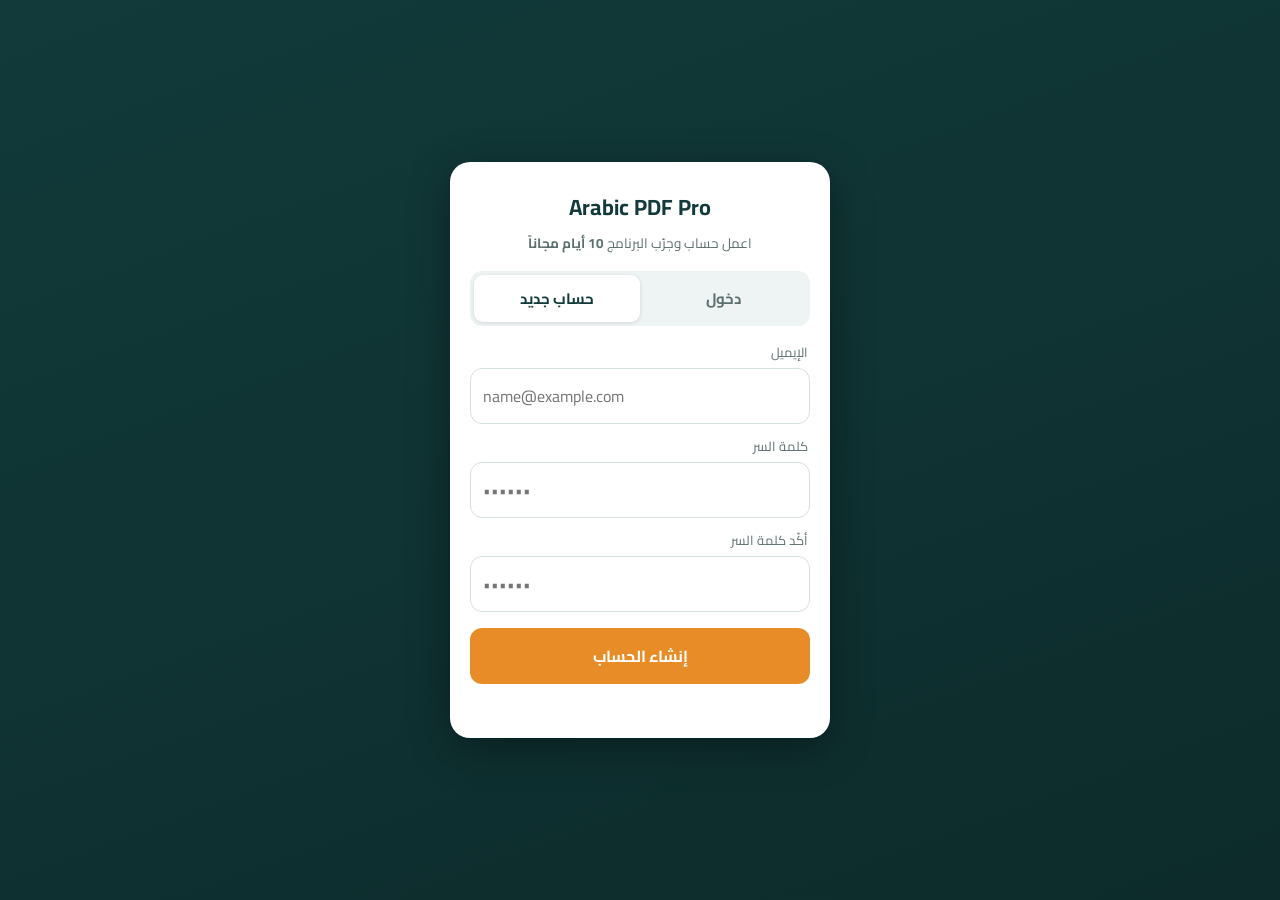
<file: index.html>
<!doctype html>
<html lang="ar" dir="rtl">
<head>
<meta charset="utf-8">
<meta name="viewport" content="width=device-width, initial-scale=1, maximum-scale=1, user-scalable=no, viewport-fit=cover">
<title>Arabic PDF Pro</title>
<link rel="manifest" href="manifest.webmanifest">
<meta name="theme-color" content="#123a3a">
<meta name="apple-mobile-web-app-capable" content="yes">
<meta name="mobile-web-app-capable" content="yes">
<meta name="apple-mobile-web-app-status-bar-style" content="black-translucent">
<meta name="apple-mobile-web-app-title" content="Arabic PDF Pro">
<link rel="apple-touch-icon" href="apple-touch-icon.png">
<link rel="icon" href="icon-192.png">
<link rel="stylesheet" href="fonts.css">
<link rel="stylesheet" href="app.css">
</head>
<body>

<!-- ============ الشاشة الرئيسية ============ -->
<section id="home" class="screen">
  <div class="home-head">
    <div class="logo">
      <svg viewBox="0 0 48 48"><rect x="10" y="6" width="28" height="36" rx="3" fill="#fff"/><path d="M30 6h8v8z" fill="#9fc0c0"/><rect x="15" y="15" width="18" height="2.4" rx="1.2" fill="#9fb3b3"/><rect x="15" y="21" width="14" height="2.4" rx="1.2" fill="#9fb3b3"/><path d="M24 38l12-12 3 3-12 12-4 1z" fill="#e88c28"/></svg>
    </div>
    <h1 dir="ltr">Arabic PDF Pro</h1>
    <p>عدّل ملفات PDF بالعربي — نصوص، توقيعات، أختام، صور، ورسم</p>
  </div>
  <div class="home-actions">
    <button class="big-btn primary" id="btnOpen"><span class="ic" data-ic="folder"></span><b>فتح ملف PDF</b><small>من الملفات أو iCloud أو Drive</small></button>
    <button class="big-btn" id="btnScan"><span class="ic" data-ic="scan"></span><b>Scan · مسح</b><small>صوّر ورق واعمله PDF</small></button>
    <button class="big-btn" id="btnImgs"><span class="ic" data-ic="image"></span><b>صور إلى PDF</b><small>حوّل صورة أو أكثر لملف</small></button>
    <button class="big-btn" id="btnBlank"><span class="ic" data-ic="filePlus"></span><b>مستند فارغ</b><small>صفحة A4 جديدة</small></button>
    <button class="big-btn" id="btnLib"><span class="ic" data-ic="stamp"></span><b>التواقيع والأختام</b><small>والخطوط · المحفوظة عندك</small></button>
  </div>
  <div class="home-foot" dir="ltr"><b>Arabic PDF Pro</b> · Version 0.33<br>Created by <b>MOHENDI</b><br><button class="contact-btn" id="btnContact">✉ تواصل مع المطور — اقتراح أو مشكلة</button></div>
</section>

<!-- ============ شاشة التحرير ============ -->
<section id="editor" class="screen hidden">
  <header class="topbar">
    <button class="tb" id="tbBack" title="رجوع"><span class="ic" data-ic="back"></span></button>
    <div class="title" id="docTitle">مستند</div>
    <button class="tb" id="tbUndo" title="تراجع"><span class="ic" data-ic="undo"></span></button>
    <button class="tb" id="tbRedo" title="إعادة"><span class="ic" data-ic="redo"></span></button>
    <button class="tb" id="tbSearch" title="بحث"><span class="ic" data-ic="search"></span></button>
    <button class="tb" id="tbPages" title="الصفحات"><span class="ic" data-ic="grid"></span></button>
    <button class="tb" id="tbSave" title="حفظ"><span class="ic" data-ic="save"></span></button>
    <button class="tb" id="tbMore" title="المزيد"><span class="ic" data-ic="more"></span></button>
  </header>

  <div id="searchbar" class="hidden">
    <input id="searchInput" type="search" placeholder="ابحث في المستند…" dir="auto">
    <span id="searchCount"></span>
    <button class="tb sm" id="searchPrev"><span class="ic" data-ic="up"></span></button>
    <button class="tb sm" id="searchNext"><span class="ic" data-ic="down"></span></button>
    <button class="tb sm" id="searchClose"><span class="ic" data-ic="close"></span></button>
  </div>

  <div id="selbar" class="hidden"></div>

  <div id="viewer"><div id="pages"></div></div>
  <div id="pageBadge"></div>
  <div id="zoomBtns">
    <button id="zoomIn"><span class="ic" data-ic="plus"></span></button>
    <button id="zoomOut"><span class="ic" data-ic="minus"></span></button>
  </div>

  <div id="toolopts" class="hidden"></div>
  <nav id="toolbar"></nav>
</section>

<!-- ============ منظم الصفحات ============ -->
<section id="organizer" class="screen hidden">
  <header class="topbar">
    <button class="tb" id="orgDone" title="تم"><span class="ic" data-ic="back"></span></button>
    <div class="title">تنظيم الصفحات</div>
    <button class="tb txt" id="orgAll">تحديد الكل</button>
  </header>
  <div class="org-hint">اضغط مطولاً على أي صفحة واسحبها لمكانها الجديد — ولو محدد أكتر من صفحة هيتسحبوا مع بعض</div>
  <div id="orgGrid"></div>
  <nav id="orgBar"></nav>
</section>

<!-- ============ السكان ============ -->
<section id="scanner" class="screen hidden">
  <header class="topbar">
    <button class="tb" id="scClose" title="رجوع"><span class="ic" data-ic="back"></span></button>
    <div class="title" id="scTitle">Scan · مسح</div>
  </header>
  <div id="scStage"></div>
  <nav id="scBar"></nav>
</section>

<div id="backdrop" class="hidden"></div>
<div id="sheet" class="hidden"><div class="grab"></div><div id="sheetBody"></div></div>
<div id="toast"></div>
<div id="busy" class="hidden"><div class="spinner"></div><div id="busyText">جاري التحميل…</div></div>

<input type="file" id="fPdf" accept="application/pdf,.pdf" hidden>
<input type="file" id="fPdfInsert" accept="application/pdf,.pdf" hidden>
<input type="file" id="fImg" accept="image/*" hidden>
<input type="file" id="fCam" accept="image/*" capture="environment" hidden>
<input type="file" id="fImgs" accept="image/*" multiple hidden>
<input type="file" id="fFont" accept=".ttf,.otf,.woff,.woff2,font/ttf,font/otf,font/woff,font/woff2,application/x-font-ttf,application/x-font-otf,application/font-sfnt,application/octet-stream" multiple hidden>

<script src="lib/pdf.min.js"></script>
<script src="lib/pdf-lib.min.js"></script>
<script src="app.js"></script>
<script src="scan.js"></script>
<script src="lib/firebase-app-compat.js"></script>
<script src="lib/firebase-auth-compat.js"></script>
<script src="lib/firebase-firestore-compat.js"></script>
<script src="license.js"></script>
<script>if('serviceWorker' in navigator) addEventListener('load',()=>navigator.serviceWorker.register('sw.js').catch(()=>{}));</script>
</body>
</html>
</file>
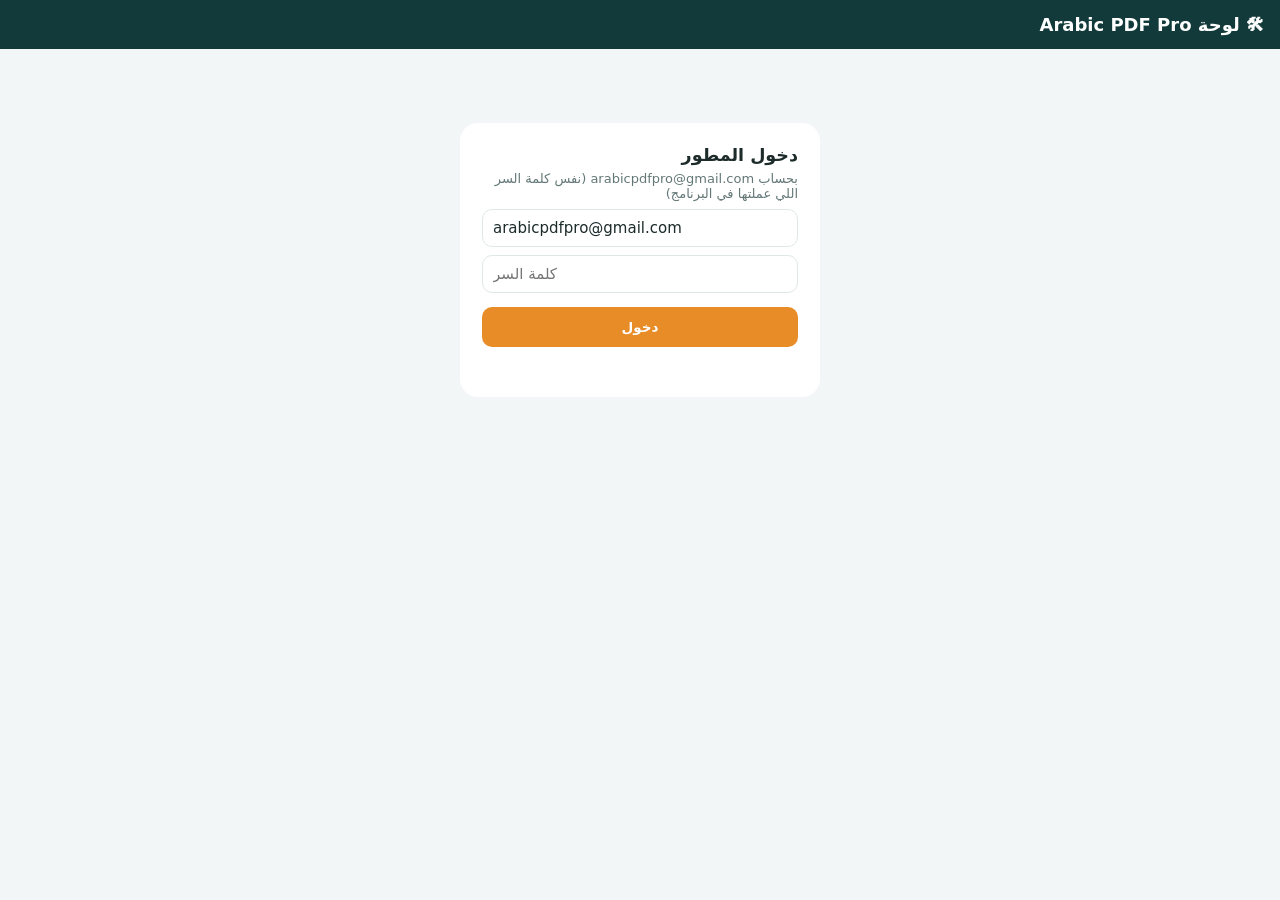
<file: admin.html>
<!doctype html>
<html lang="ar" dir="rtl">
<head>
<meta charset="utf-8">
<meta name="viewport" content="width=device-width, initial-scale=1">
<meta name="robots" content="noindex">
<title>لوحة Arabic PDF Pro</title>
<link rel="icon" href="icon-192.png">
<style>
  :root{--bg:#f2f6f6;--card:#fff;--ink:#1d2b2b;--mut:#647777;--bar:#123a3a;--acc:#e88c28;--ok:#1e8449;--bad:#c0392b;--warn:#b9770e;--line:#dfe7e7}
  *{box-sizing:border-box}
  body{margin:0;background:var(--bg);color:var(--ink);font-family:Cairo,Tajawal,system-ui,-apple-system,"Segoe UI",sans-serif;font-size:15px}
  header{background:var(--bar);color:#fff;padding:14px 16px;display:flex;align-items:center;gap:10px;position:sticky;top:0;z-index:5}
  header h1{font-size:18px;margin:0;flex:1}
  header button{background:rgba(255,255,255,.12);color:#fff;border:0;border-radius:10px;padding:7px 12px;font:inherit}
  main{max-width:900px;margin:0 auto;padding:14px 16px 60px}
  .tabs{display:flex;gap:6px;margin-bottom:12px}
  .tabs button{flex:1;border:0;background:#e3ebeb;border-radius:12px;padding:10px;font:inherit;font-weight:700;color:var(--mut)}
  .tabs button.on{background:var(--bar);color:#fff}
  .stats{display:grid;grid-template-columns:repeat(4,1fr);gap:8px;margin-bottom:12px}
  .stat{background:var(--card);border-radius:12px;padding:10px;text-align:center}
  .stat b{display:block;font-size:22px}
  .stat span{font-size:12px;color:var(--mut)}
  input,select{font:inherit;border:1.5px solid var(--line);border-radius:10px;padding:9px 10px;background:#fff;color:var(--ink)}
  .search{width:100%;margin-bottom:10px}
  .u{background:var(--card);border-radius:14px;padding:12px 14px;margin-bottom:10px;box-shadow:0 1px 3px rgba(0,0,0,.06)}
  .u .top{display:flex;align-items:center;gap:8px;flex-wrap:wrap}
  .u .em{font-weight:800;direction:ltr;flex:1;min-width:180px;text-align:left;word-break:break-all}
  .pill{font-size:12.5px;border-radius:20px;padding:3px 10px;font-weight:700;white-space:nowrap}
  .pill.trial{background:#fff4e5;color:var(--warn)} .pill.expired{background:#fdecea;color:var(--bad)} .pill.active{background:#e8f6ee;color:var(--ok)} .pill.blocked{background:#333;color:#fff}
  .meta{font-size:13px;color:var(--mut);margin-top:6px;line-height:1.8}
  .devs span{display:inline-block;margin-left:10px}
  .acts{display:flex;gap:6px;flex-wrap:wrap;margin-top:8px}
  .acts button,.btn{border:0;border-radius:10px;padding:7px 11px;font:inherit;font-size:13.5px;font-weight:700;background:#e3ebeb;color:var(--bar)}
  .acts button.pri,.btn.pri{background:var(--acc);color:#fff}
  .acts button.bad{background:#fdecea;color:var(--bad)}
  .gen{background:var(--card);border-radius:14px;padding:12px 14px;margin-bottom:12px;display:flex;gap:8px;flex-wrap:wrap;align-items:center}
  .gen label{font-size:13px;color:var(--mut)}
  table{width:100%;border-collapse:collapse;background:var(--card);border-radius:14px;overflow:hidden;font-size:13.5px}
  th,td{padding:9px 8px;border-bottom:1px solid var(--line);text-align:right}
  th{background:#e9f0f0;color:var(--mut);font-weight:700}
  td.code{direction:ltr;text-align:left;font-family:ui-monospace,Consolas,monospace;font-weight:700;letter-spacing:.5px}
  .login{max-width:360px;margin:60px auto;background:var(--card);border-radius:18px;padding:22px}
  .login input{width:100%;margin-top:8px;direction:ltr;text-align:left}
  .login .btn{width:100%;margin-top:14px;padding:12px}
  .msg{color:var(--bad);font-size:13.5px;margin-top:10px;min-height:18px;text-align:center}
  .empty{text-align:center;color:var(--mut);padding:30px}
  .hidden{display:none!important}
  .fr{background:var(--card);border-radius:14px;padding:12px 14px;margin-bottom:10px;box-shadow:0 1px 3px rgba(0,0,0,.06)}
  .fr .pv{font-size:22px;margin:6px 0;line-height:1.5;word-break:break-word}
  .fr .pv.en{direction:ltr;text-align:left}
  .verd{display:inline-block;border-radius:20px;padding:3px 10px;font-weight:800;font-size:13px}
  .verd.g{background:#e8f6ee;color:var(--ok)} .verd.r{background:#fdecea;color:var(--bad)} .verd.y{background:#fff4e5;color:var(--warn)}
  .lic{font-size:12.5px;color:var(--mut);direction:ltr;text-align:left;background:#f4f7f7;border-radius:8px;padding:6px 8px;margin-top:6px;max-height:90px;overflow:auto;white-space:pre-wrap}
  #fBadge:not(:empty){background:var(--bad);color:#fff;border-radius:10px;padding:0 7px;font-size:12px;margin-right:4px}
  #toast{position:fixed;bottom:20px;left:50%;transform:translateX(-50%);background:#222;color:#fff;padding:10px 16px;border-radius:12px;opacity:0;transition:.25s;pointer-events:none;z-index:20}
  #toast.on{opacity:1}
  @media (max-width:560px){.stats{grid-template-columns:repeat(2,1fr)}}
</style>
</head>
<body>
<header><h1>🛠 لوحة Arabic PDF Pro</h1><button id="out" class="hidden">خروج</button></header>
<main>
  <div id="login" class="login hidden">
    <h3 style="margin:0 0 6px">دخول المطور</h3>
    <div style="font-size:13px;color:var(--mut)">بحساب arabicpdfpro@gmail.com (نفس كلمة السر اللي عملتها في البرنامج)</div>
    <input id="em" type="email" value="arabicpdfpro@gmail.com">
    <input id="pw" type="password" placeholder="كلمة السر">
    <button class="btn pri" id="go">دخول</button>
    <div class="msg" id="lmsg"></div>
  </div>
  <div id="app" class="hidden">
    <div class="tabs"><button data-t="users" class="on">👥 المستخدمين</button><button data-t="vip">⭐ المفتوحين</button><button data-t="codes">🔑 الأكواد</button><button data-t="fonts">🔤 الخطوط <span id="fBadge"></span></button></div>
    <section id="users">
      <div class="stats" id="stats"></div>
      <input class="search" id="q" placeholder="🔍 دوّر بالإيميل…" dir="auto">
      <div id="ulist"></div>
    </section>
    <section id="vip" class="hidden">
      <div class="gen">
        <label>الإيميل</label><input id="vE" type="email" dir="ltr" placeholder="name@example.com" style="flex:1;min-width:180px">
        <label>ملاحظة</label><input id="vN" placeholder="مثلاً: موظف / صاحبي" style="flex:1;min-width:120px">
        <button class="btn pri" id="vGo">⭐ افتحه مدى الحياة</button>
      </div>
      <div style="font-size:13px;color:var(--mut);margin:-4px 2px 10px">أي إيميل هنا بيتفتح مدى الحياة أول ما يسجل (أو على طول لو مسجل قبل كده). برضه 3 أجهزة بس.</div>
      <div id="vlist"></div>
    </section>
    <section id="fonts" class="hidden">
      <h3 style="margin:4px 2px 8px;font-size:16px">⏳ خطوط مستنية موافقتك</h3>
      <div id="frList"></div>
      <h3 style="margin:18px 2px 8px;font-size:16px">✅ الخطوط المنشورة لكل المستخدمين</h3>
      <div style="font-size:13px;color:var(--mut);margin:-4px 2px 8px">تضيف خط بنفسك من البرنامج: التواقيع والأختام ← الخطوط (وانت داخل بحساب المطور)</div>
      <div id="fpList"></div>
    </section>
    <section id="codes" class="hidden">
      <div class="gen">
        <label>عدد</label><input id="gN" type="number" value="5" min="1" max="100" style="width:70px">
        <label>المدة</label>
        <select id="gD"><option value="30">شهر</option><option value="90">3 شهور</option><option value="180">6 شهور</option><option value="365">سنة</option><option value="36500" selected>مدى الحياة</option></select>
        <label>لإيميل معيّن (اختياري)</label><input id="gE" type="email" dir="ltr" placeholder="أي حد" style="flex:1;min-width:160px">
        <button class="btn pri" id="gGo">ولّد أكواد</button>
      </div>
      <div id="clist"></div>
    </section>
  </div>
</main>
<div id="toast"></div>
<script src="lib/firebase-app-compat.js"></script>
<script src="lib/firebase-auth-compat.js"></script>
<script src="lib/firebase-firestore-compat.js"></script>
<script>
const ADMIN = 'arabicpdfpro@gmail.com', DAY = 86400000, TRIAL_DAYS = 10;
firebase.initializeApp({ apiKey: "AIzaSyC5PLz8XIzVceMMTVkHNc5WIWEBtvYOCOA", authDomain: "arabic-pdf-pro.firebaseapp.com", projectId: "arabic-pdf-pro", storageBucket: "arabic-pdf-pro.firebasestorage.app", messagingSenderId: "733975544831", appId: "1:733975544831:web:4c1500e67bd489f1611dca" });
const auth = firebase.auth(), db = firebase.firestore(), FV = firebase.firestore.FieldValue, TSx = firebase.firestore.Timestamp;
const $ = s => document.querySelector(s);
const toast = t => { const e = $('#toast'); e.textContent = t; e.classList.add('on'); clearTimeout(e._t); e._t = setTimeout(() => e.classList.remove('on'), 2500); };
const ms = t => t && t.toMillis ? t.toMillis() : 0;
const fmt = t => t ? new Date(t).toLocaleDateString('ar-EG', { year: 'numeric', month: 'short', day: 'numeric' }) : '—';
function compute(u) {
  const now = Date.now();
  if (u.status === 'blocked') return { state: 'blocked', label: 'موقوف' };
  if (u.vip || u.email === ADMIN) return { state: 'active', label: u.email === ADMIN ? 'حساب المطور' : '⭐ مفتوح مدى الحياة' };
  let until = ms(u.activeUntil);
  if (!until && u.activatedAt) until = (u.activeDays || 0) >= 36500 ? Infinity : ms(u.activatedAt) + (u.activeDays || 0) * DAY;
  if (until && until > now) return { state: 'active', label: until === Infinity ? 'مفعّل مدى الحياة' : 'مفعّل لحد ' + fmt(until) };
  const te = ms(u.trialEnd) || ms(u.createdAt) + TRIAL_DAYS * DAY;
  if (te > now) { const d = Math.ceil((te - now) / DAY); return { state: 'trial', label: `تجربة — باقي ${d} يوم` }; }
  return { state: 'expired', label: 'التجربة خلصت (علامة مائية)' };
}

/* ---------- الدخول ---------- */
$('#go').onclick = async () => {
  $('#lmsg').textContent = '';
  try { await auth.signInWithEmailAndPassword($('#em').value.trim(), $('#pw').value); }
  catch (e) { $('#lmsg').textContent = e.code === 'auth/invalid-credential' ? 'الإيميل أو كلمة السر غلط' : (e.code || e.message); }
};
$('#pw').onkeydown = e => { if (e.key === 'Enter') $('#go').click(); };
$('#out').onclick = () => auth.signOut();
auth.onAuthStateChanged(u => {
  const ok = u && u.email === ADMIN && u.emailVerified;
  $('#login').classList.toggle('hidden', !!ok); $('#app').classList.toggle('hidden', !ok); $('#out').classList.toggle('hidden', !u);
  if (u && !ok) $('#lmsg').textContent = u.email !== ADMIN ? 'الحساب ده مش حساب المطور' : 'أكّد الإيميل الأول (افتح رسالة التأكيد في جيميل)';
  if (ok) { loadUsers(); loadCodes(); loadVip(); loadFonts(); }
});
document.querySelectorAll('.tabs button').forEach(b => b.onclick = () => {
  document.querySelectorAll('.tabs button').forEach(x => x.classList.toggle('on', x === b));
  ['users', 'vip', 'codes', 'fonts'].forEach(t => $('#' + t).classList.toggle('hidden', b.dataset.t !== t));
});

/* ---------- المستخدمين ---------- */
let USERS = [];
async function loadUsers() {
  $('#ulist').innerHTML = '<div class="empty">لحظة…</div>';
  try {
    const s = await db.collection('users').get();
    USERS = s.docs.map(d => ({ id: d.id, ...d.data() })).sort((a, b) => ms(b.createdAt) - ms(a.createdAt));
    renderUsers();
  } catch (e) { $('#ulist').innerHTML = `<div class="empty">مشكلة: ${e.code || e.message}</div>`; }
}
function renderUsers() {
  const q = $('#q').value.trim().toLowerCase();
  const cnt = { trial: 0, expired: 0, active: 0, blocked: 0 }; USERS.forEach(u => cnt[compute(u).state]++);
  $('#stats').innerHTML = `<div class="stat"><b>${USERS.length}</b><span>كل المستخدمين</span></div><div class="stat"><b style="color:var(--warn)">${cnt.trial}</b><span>في التجربة</span></div><div class="stat"><b style="color:var(--bad)">${cnt.expired}</b><span>التجربة خلصت</span></div><div class="stat"><b style="color:var(--ok)">${cnt.active}</b><span>مفعّلين</span></div>`;
  const list = USERS.filter(u => !q || (u.email || '').toLowerCase().includes(q));
  if (!list.length) { $('#ulist').innerHTML = '<div class="empty">مفيش مستخدمين لسه</div>'; return; }
  $('#ulist').innerHTML = list.map(u => {
    const c = compute(u), dv = (k, n) => `<span>${u[k] ? '✅' : '▫️'} ${n}</span>`;
    return `<div class="u" data-id="${u.id}">
      <div class="top"><span class="em">${u.email || u.id}</span><span class="pill ${c.state}">${c.label}</span></div>
      <div class="meta">سجّل: ${fmt(ms(u.createdAt))}${u.code ? ` · كود: <b dir="ltr">${u.code}</b>` : ''}<br><span class="devs">${dv('devWeb', 'متصفح')}${dv('devWin', 'كمبيوتر')}${dv('devMobile', 'موبايل')}</span></div>
      <div class="acts">
        <button class="pri" data-a="act">✅ فعّل</button>
        <button data-a="trial">🎁 مدّ التجربة</button>
        ${c.state === 'active' ? '<button data-a="deact">↩ إلغاء التفعيل</button>' : ''}
        <button data-a="devs">📱 امسح الأجهزة</button>
        <button class="bad" data-a="block">${u.status === 'blocked' ? '🔓 إلغاء الإيقاف' : '⛔ إيقاف'}</button>
      </div></div>`;
  }).join('');
  document.querySelectorAll('.u .acts button').forEach(b => b.onclick = () => userAction(b.closest('.u').dataset.id, b.dataset.a));
}
$('#q').oninput = renderUsers;
function askDays(t) {
  const v = prompt(t + '\nاكتب عدد الأيام (مثلاً 30 أو 365)، أو 0 = مدى الحياة (الافتراضي)', '0');
  if (v === null) return null; const n = parseInt(v, 10); return isNaN(n) || n < 0 ? null : n;
}
async function userAction(id, a) {
  const u = USERS.find(x => x.id === id), ref = db.collection('users').doc(id);
  try {
    if (a === 'act') {
      const d = askDays('تفعيل ' + u.email); if (d === null) return;
      await ref.update({ status: 'active', activeUntil: TSx.fromMillis(d === 0 ? Date.now() + 36500 * DAY : Date.now() + d * DAY) });
      toast('✅ اتفعّل');
    } else if (a === 'trial') {
      const v = prompt('مدّ التجربة لـ ' + u.email + '\nكام يوم من النهارده؟', '7'); if (v === null) return;
      const n = parseInt(v, 10); if (!(n > 0)) return;
      await ref.update({ trialEnd: TSx.fromMillis(Date.now() + n * DAY) }); toast('🎁 التجربة اتمدّت');
    } else if (a === 'deact') {
      if (!confirm('إلغاء تفعيل ' + u.email + '؟')) return;
      await ref.update({ status: 'trial', activeUntil: FV.delete(), activatedAt: FV.delete(), activeDays: FV.delete() }); toast('اتلغى التفعيل');
    } else if (a === 'block') {
      const blk = u.status !== 'blocked';
      if (!confirm((blk ? 'إيقاف ' : 'إلغاء إيقاف ') + u.email + '؟')) return;
      await ref.update({ status: blk ? 'blocked' : (u.activatedAt || u.activeUntil ? 'active' : 'trial') }); toast(blk ? '⛔ اتوقف' : '🔓 اتلغى الإيقاف');
    } else if (a === 'devs') {
      if (!confirm('مسح كل أجهزة ' + u.email + '؟\nبعدها يقدر يدخل من أجهزة جديدة (متصفح + كمبيوتر + موبايل).')) return;
      const b = db.batch();
      const ds = await db.collection('devices').where('uid', '==', id).get(); ds.forEach(d => b.delete(d.ref));
      const fs = await db.collection('fps').where('uid', '==', id).get(); fs.forEach(d => b.delete(d.ref));
      b.update(ref, { devWeb: FV.delete(), devWin: FV.delete(), devMobile: FV.delete() });
      await b.commit(); toast('📱 الأجهزة اتمسحت');
    }
    loadUsers();
  } catch (e) { alert('مشكلة: ' + (e.code || e.message)); }
}

/* ---------- المفتوحين ---------- */
async function loadVip() {
  try {
    const s = await db.collection('vip').get();
    const L = s.docs.map(d => ({ id: d.id, ...d.data() })).sort((a, b) => ms(b.createdAt) - ms(a.createdAt));
    if (!L.length) { $('#vlist').innerHTML = '<div class="empty">مفيش إيميلات مفتوحة لسه</div>'; return; }
    $('#vlist').innerHTML = `<table><tr><th>الإيميل</th><th>ملاحظة</th><th>سجّل؟</th><th></th></tr>${L.map(v => {
      const u = USERS.find(x => (x.email || '').toLowerCase() === v.id);
      return `<tr><td dir="ltr" style="text-align:left">${v.id}</td><td>${v.note || ''}</td><td>${u ? '✅' : 'لسه'}</td><td><button class="btn" data-v="${v.id}" style="color:var(--bad)">شيل</button></td></tr>`;
    }).join('')}</table>`;
    document.querySelectorAll('[data-v]').forEach(b => b.onclick = async () => {
      const em = b.dataset.v; if (!confirm('شيل ' + em + ' من المفتوحين؟\nلو مسجل، هيرجع لحالة التجربة/التفعيل العادية.')) return;
      const bt = db.batch(); bt.delete(db.collection('vip').doc(em));
      const us = await db.collection('users').where('email', '==', em).get(); us.forEach(d => bt.update(d.ref, { vip: false, status: d.data().status === 'blocked' ? 'blocked' : (d.data().activatedAt || d.data().activeUntil ? 'active' : 'trial') }));
      await bt.commit(); toast('اتشال'); loadUsers(); loadVip();
    });
  } catch (e) { $('#vlist').innerHTML = `<div class="empty">مشكلة: ${e.code || e.message}</div>`; }
}
$('#vGo').onclick = async () => {
  const em = $('#vE').value.trim().toLowerCase(); if (!/^[^@\s]+@[^@\s]+\.[^@\s]+$/.test(em)) return toast('اكتب إيميل صحيح');
  try {
    const bt = db.batch(); bt.set(db.collection('vip').doc(em), { note: $('#vN').value.trim(), createdAt: FV.serverTimestamp() });
    const us = await db.collection('users').where('email', '==', em).get(); us.forEach(d => bt.update(d.ref, { vip: true, status: 'active' }));
    await bt.commit(); $('#vE').value = ''; $('#vN').value = '';
    toast(us.size ? '⭐ اتفتح على طول (كان مسجل)' : '⭐ اتضاف — هيتفتح أول ما يسجل'); loadUsers(); loadVip();
  } catch (e) { alert('مشكلة: ' + (e.code || e.message)); }
};

/* ---------- الخطوط: مراجعة ونشر ---------- */
const FREE_RE = /open font licen[cs]e|\bOFL\b|SIL\b|scripts\.sil\.org|apache licen[cs]e|ubuntu font licen[cs]e|public domain|\bCC0\b|creative commons|freeware|free for (personal and )?commercial|GNU General Public|GPL|bitstream vera|google/i;
const PAID_RE = /all rights reserved|licen[cs]e (is )?required|purchase|buy a licen|personal use only|non-?commercial|for evaluation|trial|monotype|linotype|adobe|microsoft|apple inc|bitstream inc|fontshop|29lt|diwan|tptq|boutros|al ?fanan|arabic type|dinamo|hoefler|fontfabric/i;
async function inGoogleFonts(name) { try { const r = await fetch('https://fonts.googleapis.com/css2?family=' + encodeURIComponent(name)); return r.ok; } catch (e) { return false; } }
async function verdict(f) {
  const txt = [f.license, f.licenseUrl, f.copyright, f.vendor, f.designer].join(' \n ');
  if (await inGoogleFonts(f.name)) return ['g', '🟢 مجاني — موجود في Google Fonts'];
  const free = FREE_RE.test(txt), paid = PAID_RE.test(txt);
  if (free && !/personal use only|non-?commercial/i.test(txt)) return ['g', '🟢 غالباً مجاني — رخصة مفتوحة مكتوبة في الملف'];
  if (paid) return ['r', '🔴 غالباً مدفوع — راجع قبل الموافقة'];
  return ['y', '🟡 مش واضح — مفيش رخصة مكتوبة'];
}
async function partsOf(ref) { const ps = await ref.collection('parts').get(); const arr = ps.docs.map(d => [+d.id.split('_').pop(), d.data().d.toUint8Array()]).sort((a, b) => a[0] - b[0]).map(x => x[1]); const len = arr.reduce((a, b) => a + b.length, 0), out = new Uint8Array(len); let o = 0; arr.forEach(b => { out.set(b, o); o += b.length; }); return out; }
function coverage(fam) {
  const c = document.createElement('canvas').getContext('2d'); const w = (t, f) => { c.font = `40px ${f}`; return c.measureText(t).width; };
  const t = s => ['serif', 'monospace'].some(fb => Math.abs(w(s, `"${fam}", ${fb}`) - w(s, fb)) > .5);
  const ar = t('ابتثجحخ سلام'), en = t('abcdefgHIJK'); return ar && en ? 'both' : ar ? 'ar' : 'en';
}
let FREQ = [];
async function loadFonts() {
  try {
    const rq = await db.collection('fontRequests').get();
    FREQ = rq.docs.map(d => ({ id: d.id, ...d.data() })).sort((a, b) => ms(b.at) - ms(a.at));
    $('#fBadge').textContent = FREQ.length || '';
    if (!FREQ.length) $('#frList').innerHTML = '<div class="empty">مفيش خطوط مستنية مراجعة</div>';
    else {
      $('#frList').innerHTML = FREQ.map(f => `<div class="fr" data-id="${f.id}">
        <div class="top" style="display:flex;gap:8px;align-items:center;flex-wrap:wrap"><b dir="ltr" style="font-size:16px">${f.name}</b><span class="verd" id="v_${f.id}">⏳ بنفحص الرخصة…</span></div>
        <div class="pv" id="p_${f.id}">جاري تحميل المعاينة…</div>
        <div class="meta">من: <b dir="ltr">${f.email}</b> · ${(f.size / 1024).toFixed(0)} KB · ${fmt(ms(f.at))}${f.vendor ? ' · الشركة: <b dir="ltr">' + f.vendor + '</b>' : ''}${f.designer ? ' · المصمم: <b dir="ltr">' + f.designer + '</b>' : ''}</div>
        ${f.copyright || f.license || f.licenseUrl ? `<div class="lic">${[f.copyright, f.license, f.licenseUrl].filter(Boolean).join('\n')}</div>` : '<div class="lic">(مفيش أي معلومات رخصة جوه الملف)</div>'}
        <div class="acts"><button class="pri" data-a="ok">✅ وافق وانشره للكل</button><button data-a="web">🔎 دوّر على رخصته</button><button class="bad" data-a="no">✖ ارفض</button></div></div>`).join('');
      for (const f of FREQ) {
        verdict(f).then(([c, t]) => { const e = $('#v_' + f.id); if (e) { e.className = 'verd ' + c; e.textContent = t; } });
        partsOf(db.collection('fontRequests').doc(f.id)).then(async u8 => {
          f.bytes = u8; const fam = 'REQ_' + f.id; const ff = new FontFace(fam, u8.buffer); await ff.load(); document.fonts.add(ff);
          f.col = coverage(fam); const e = $('#p_' + f.id);
          e.style.fontFamily = `"${fam}", serif`; e.className = 'pv' + (f.col === 'en' ? ' en' : '');
          e.textContent = f.col === 'en' ? 'The quick brown fox jumps 0123' : f.col === 'ar' ? 'أبجد هوز حطي كلمن ٠١٢٣ سعفص' : 'أبجد هوز حطي كلمن — Quick fox 123';
        }).catch(e => { const x = $('#p_' + f.id); if (x) x.textContent = '⚠ الملف مش بيفتح كخط: ' + (e.message || e); });
      }
      document.querySelectorAll('.fr .acts button').forEach(b => b.onclick = () => fontAction(b.closest('.fr').dataset.id, b.dataset.a));
    }
    const pub = await db.collection('fonts').get();
    const P = pub.docs.map(d => ({ id: d.id, ...d.data() })).sort((a, b) => ms(b.addedAt) - ms(a.addedAt));
    $('#fpList').innerHTML = P.length ? `<table><tr><th>الخط</th><th>المصدر</th><th>اتضاف</th><th></th></tr>${P.map(f => `<tr><td dir="ltr" style="text-align:left"><b>${f.name}</b></td><td>${f.source === 'google' ? 'Google Fonts' : f.from ? 'مرفوع من ' + f.from : 'ملف'}</td><td>${fmt(ms(f.addedAt))}</td><td><button class="btn" data-fd="${f.id}" style="color:var(--bad)">حذف</button></td></tr>`).join('')}</table>` : '<div class="empty">مفيش خطوط منشورة لسه</div>';
    document.querySelectorAll('[data-fd]').forEach(b => b.onclick = async () => {
      if (!confirm('حذف الخط من عند كل المستخدمين؟')) return;
      const ref = db.collection('fonts').doc(b.dataset.fd); const ps = await ref.collection('parts').get(); for (const d of ps.docs) await d.ref.delete(); await ref.delete(); toast('اتحذف'); loadFonts();
    });
  } catch (e) { $('#frList').innerHTML = `<div class="empty">مشكلة: ${e.code || e.message}</div>`; }
}
async function delRequest(id) { const ref = db.collection('fontRequests').doc(id); const ps = await ref.collection('parts').get(); for (const d of ps.docs) await d.ref.delete(); await ref.delete(); }
async function fontAction(id, a) {
  const f = FREQ.find(x => x.id === id);
  if (a === 'web') { window.open('https://www.google.com/search?q=' + encodeURIComponent(`"${f.name}" font license free commercial use`), '_blank'); return; }
  try {
    if (a === 'no') { if (!confirm(`رفض خط "${f.name}" ومسحه؟`)) return; await delRequest(id); toast('اترفض'); return loadFonts(); }
    if (!confirm(`نشر خط "${f.name}" لكل المستخدمين؟\nاتأكد إن رخصته بتسمح بالتوزيع.`)) return;
    if (!f.bytes) f.bytes = await partsOf(db.collection('fontRequests').doc(id));
    const CH = 900000, u8 = f.bytes;
    // لو فيه خط منشور بنفس الاسم (مثلاً العادي واتبعت العريض) نضيفه عليه
    const same = (await db.collection('fonts').where('name', '==', f.name).get()).docs[0];
    const ref = same ? same.ref : db.collection('fonts').doc(id);
    const meta = same ? same.data() : { name: f.name, source: 'file', col: f.col || 'both', ps: f.ps || '', full: f.full || '', from: f.email, faces: [] };
    const i = meta.faces.length; let k = 0;
    for (let o = 0; o < u8.length; o += CH, k++) await ref.collection('parts').doc(i + '_' + k).set({ d: firebase.firestore.Blob.fromUint8Array(u8.subarray(o, o + CH)) });
    meta.faces.push({ weight: f.bold ? 700 : 400, parts: k });
    meta.addedAt = FV.serverTimestamp();
    await ref.set(meta);
    await delRequest(id);
    toast('✅ الخط اتنشر — هيوصل لكل المستخدمين'); loadFonts();
  } catch (e) { alert('مشكلة: ' + (e.code || e.message)); }
}

/* ---------- الأكواد ---------- */
const ABC = 'ABCDEFGHJKLMNPQRSTUVWXYZ23456789';
const rnd = n => Array.from(crypto.getRandomValues(new Uint8Array(n)), b => ABC[b % ABC.length]).join('');
$('#gGo').onclick = async () => {
  const n = Math.min(100, Math.max(1, parseInt($('#gN').value, 10) || 1)), days = parseInt($('#gD').value, 10), em = $('#gE').value.trim().toLowerCase();
  const b = db.batch(), made = [];
  for (let i = 0; i < n; i++) { const c = `APDF-${rnd(4)}-${rnd(4)}`; made.push(c); b.set(db.collection('codes').doc(c), { days, email: em, createdAt: FV.serverTimestamp() }); }
  try { await b.commit(); toast(`اتعمل ${n} كود`); loadCodes(); try { await navigator.clipboard.writeText(made.join('\n')); toast(`اتعمل ${n} كود — واتنسخوا`); } catch (e) { } }
  catch (e) { alert('مشكلة: ' + (e.code || e.message)); }
};
const DN = d => d >= 36500 ? 'مدى الحياة' : d === 365 ? 'سنة' : d === 30 ? 'شهر' : d + ' يوم';
async function loadCodes() {
  try {
    const s = await db.collection('codes').get();
    const L = s.docs.map(d => ({ id: d.id, ...d.data() })).sort((a, b) => (a.uid ? 1 : 0) - (b.uid ? 1 : 0) || ms(b.createdAt) - ms(a.createdAt));
    if (!L.length) { $('#clist').innerHTML = '<div class="empty">مفيش أكواد لسه — ولّد من فوق</div>'; return; }
    $('#clist').innerHTML = `<table><tr><th>الكود</th><th>المدة</th><th>لمين</th><th>الحالة</th><th></th></tr>${L.map(c => `<tr>
      <td class="code">${c.id}</td><td>${DN(c.days)}</td><td dir="ltr" style="text-align:left">${c.email || 'أي حد'}</td>
      <td>${c.uid ? `<span style="color:var(--ok)">اتستخدم</span><br><small dir="ltr">${c.usedEmail || ''}</small>` : 'جاهز'}</td>
      <td>${c.uid ? '' : `<button class="btn" data-c="${c.id}">نسخ</button> <button class="btn" data-d="${c.id}" style="color:var(--bad)">حذف</button>`}</td></tr>`).join('')}</table>`;
    document.querySelectorAll('[data-c]').forEach(b => b.onclick = async () => { try { await navigator.clipboard.writeText(b.dataset.c); toast('اتنسخ: ' + b.dataset.c); } catch (e) { prompt('انسخ الكود:', b.dataset.c); } });
    document.querySelectorAll('[data-d]').forEach(b => b.onclick = async () => { if (confirm('حذف الكود ' + b.dataset.d + '؟')) { await db.collection('codes').doc(b.dataset.d).delete(); loadCodes(); } });
  } catch (e) { $('#clist').innerHTML = `<div class="empty">مشكلة: ${e.code || e.message}</div>`; }
}
</script>
</body>
</html>
</file>
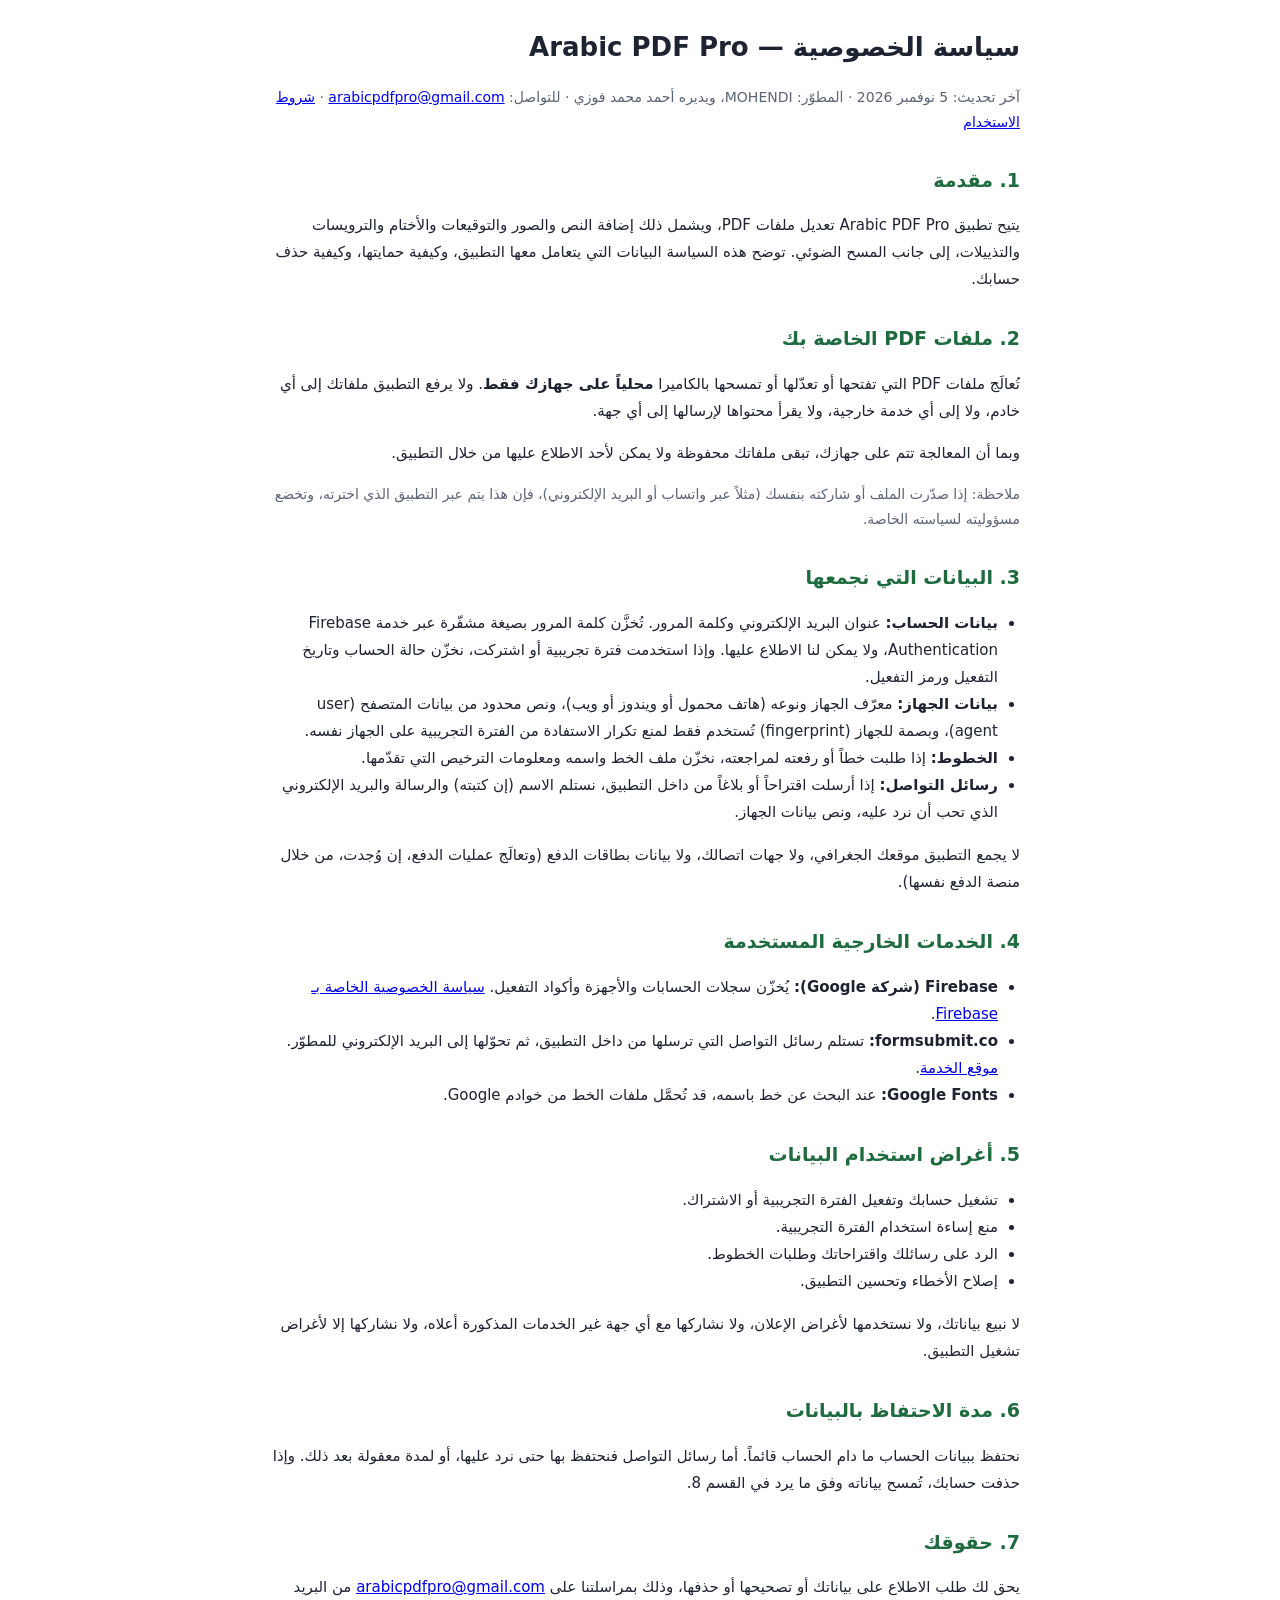
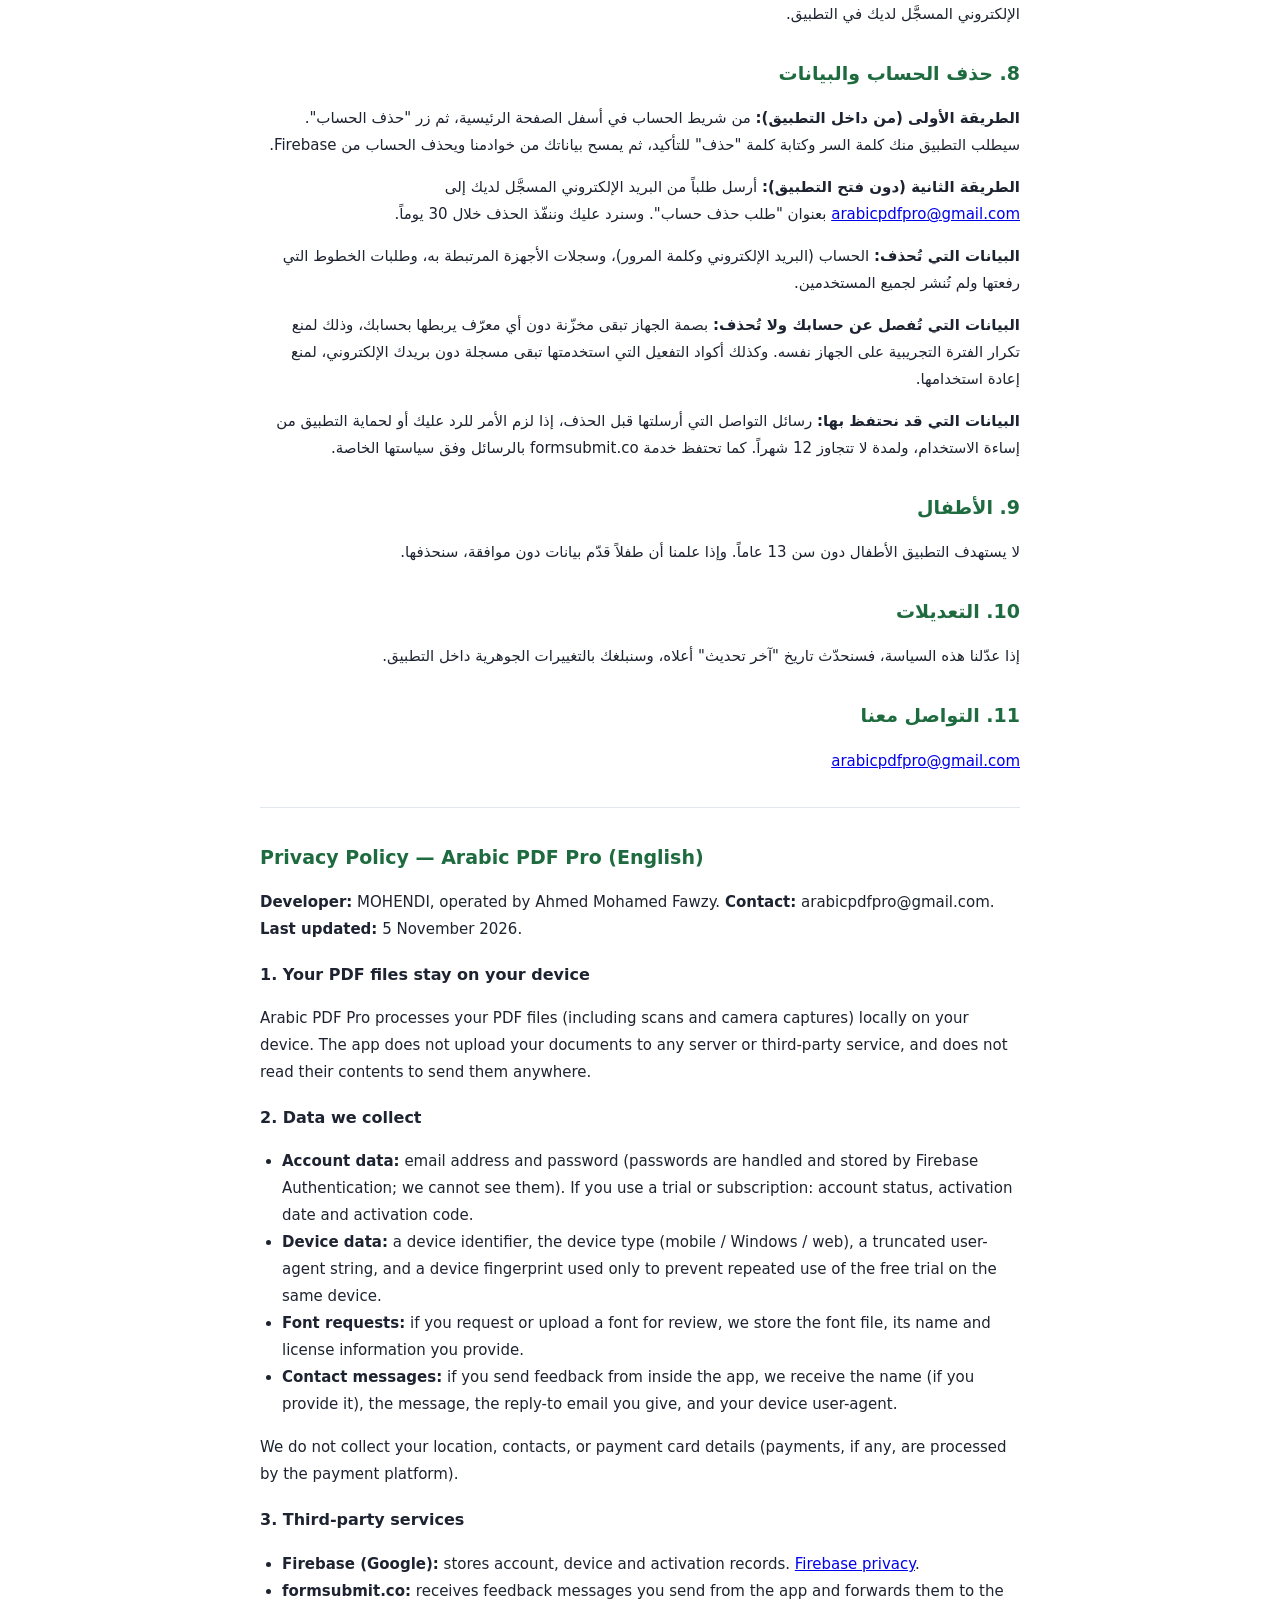
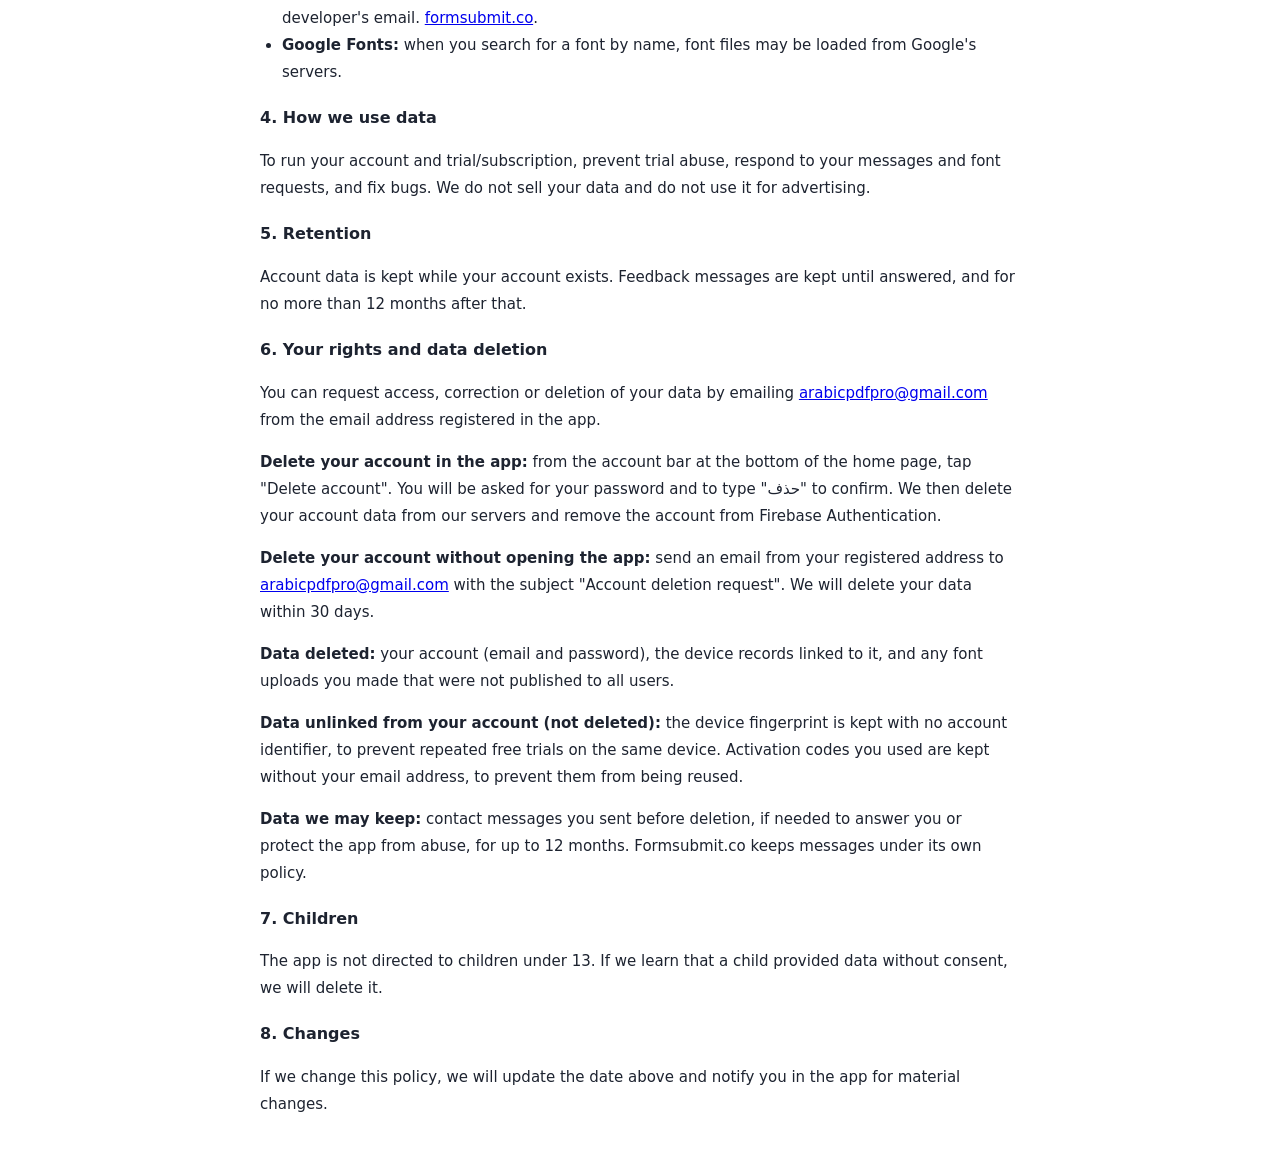
<file: privacy.html>
<!doctype html>
<html lang="ar" dir="rtl">
<head>
<meta charset="utf-8">
<meta name="viewport" content="width=device-width, initial-scale=1">
<title>سياسة الخصوصية - Arabic PDF Pro</title>
<style>
:root{--fg:#1d2330;--muted:#5b6475;--bg:#ffffff;--line:#e3e7ee;--accent:#1e6b3f}
@media (prefers-color-scheme: dark){:root:not([data-theme="light"]){--fg:#e8ecf2;--muted:#9aa4b5;--bg:#12151b;--line:#2a303b;--accent:#58c48a}}
:root[data-theme="dark"]{--fg:#e8ecf2;--muted:#9aa4b5;--bg:#12151b;--line:#2a303b;--accent:#58c48a}
body{background:var(--bg);color:var(--fg);font-family:system-ui,"Cairo","Segoe UI",sans-serif;line-height:1.8;margin:0;padding:16px}
main{max-width:760px;margin:0 auto}
h1{font-size:26px;margin:8px 0 4px}h2{font-size:19px;margin:28px 0 8px;color:var(--accent)}h3{font-size:16px;margin:18px 0 6px}
p,li{font-size:15px}.muted{color:var(--muted);font-size:14px}
hr{border:0;border-top:1px solid var(--line);margin:32px 0}
ul{padding-inline-start:22px}
.en{direction:ltr;text-align:left;font-family:system-ui,Arial,sans-serif}
</style>
</head>
<body>
<main>

<h1>سياسة الخصوصية — Arabic PDF Pro</h1>
<p class="muted">آخر تحديث: 5 نوفمبر 2026 · المطوّر: MOHENDI، ويديره أحمد محمد فوزي · للتواصل: <a href="mailto:arabicpdfpro@gmail.com">arabicpdfpro@gmail.com</a> · <a href="terms.html">شروط الاستخدام</a></p>

<h2>1. مقدمة</h2>
<p>يتيح تطبيق Arabic PDF Pro تعديل ملفات PDF، ويشمل ذلك إضافة النص والصور والتوقيعات والأختام والترويسات والتذييلات، إلى جانب المسح الضوئي. توضح هذه السياسة البيانات التي يتعامل معها التطبيق، وكيفية حمايتها، وكيفية حذف حسابك.</p>

<h2>2. ملفات PDF الخاصة بك</h2>
<p>تُعالَج ملفات PDF التي تفتحها أو تعدّلها أو تمسحها بالكاميرا <strong>محلياً على جهازك فقط</strong>. ولا يرفع التطبيق ملفاتك إلى أي خادم، ولا إلى أي خدمة خارجية، ولا يقرأ محتواها لإرسالها إلى أي جهة.</p>
<p>وبما أن المعالجة تتم على جهازك، تبقى ملفاتك محفوظة ولا يمكن لأحد الاطلاع عليها من خلال التطبيق.</p>
<p class="muted">ملاحظة: إذا صدّرت الملف أو شاركته بنفسك (مثلاً عبر واتساب أو البريد الإلكتروني)، فإن هذا يتم عبر التطبيق الذي اخترته، وتخضع مسؤوليته لسياسته الخاصة.</p>

<h2>3. البيانات التي نجمعها</h2>
<ul>
<li><strong>بيانات الحساب:</strong> عنوان البريد الإلكتروني وكلمة المرور. تُخزَّن كلمة المرور بصيغة مشفّرة عبر خدمة Firebase Authentication، ولا يمكن لنا الاطلاع عليها. وإذا استخدمت فترة تجريبية أو اشتركت، نخزّن حالة الحساب وتاريخ التفعيل ورمز التفعيل.</li>
<li><strong>بيانات الجهاز:</strong> معرّف الجهاز ونوعه (هاتف محمول أو ويندوز أو ويب)، ونص محدود من بيانات المتصفح (user agent)، وبصمة للجهاز (fingerprint) تُستخدم فقط لمنع تكرار الاستفادة من الفترة التجريبية على الجهاز نفسه.</li>
<li><strong>الخطوط:</strong> إذا طلبت خطاً أو رفعته لمراجعته، نخزّن ملف الخط واسمه ومعلومات الترخيص التي تقدّمها.</li>
<li><strong>رسائل التواصل:</strong> إذا أرسلت اقتراحاً أو بلاغاً من داخل التطبيق، نستلم الاسم (إن كتبته) والرسالة والبريد الإلكتروني الذي تحب أن نرد عليه، ونص بيانات الجهاز.</li>
</ul>
<p>لا يجمع التطبيق موقعك الجغرافي، ولا جهات اتصالك، ولا بيانات بطاقات الدفع (وتعالَج عمليات الدفع، إن وُجدت، من خلال منصة الدفع نفسها).</p>

<h2>4. الخدمات الخارجية المستخدمة</h2>
<ul>
<li><strong>Firebase (شركة Google):</strong> يُخزّن سجلات الحسابات والأجهزة وأكواد التفعيل. <a href="https://firebase.google.com/support/privacy">سياسة الخصوصية الخاصة بـ Firebase</a>.</li>
<li><strong>formsubmit.co:</strong> تستلم رسائل التواصل التي ترسلها من داخل التطبيق، ثم تحوّلها إلى البريد الإلكتروني للمطوّر. <a href="https://formsubmit.co/">موقع الخدمة</a>.</li>
<li><strong>Google Fonts:</strong> عند البحث عن خط باسمه، قد تُحمَّل ملفات الخط من خوادم Google.</li>
</ul>

<h2>5. أغراض استخدام البيانات</h2>
<ul>
<li>تشغيل حسابك وتفعيل الفترة التجريبية أو الاشتراك.</li>
<li>منع إساءة استخدام الفترة التجريبية.</li>
<li>الرد على رسائلك واقتراحاتك وطلبات الخطوط.</li>
<li>إصلاح الأخطاء وتحسين التطبيق.</li>
</ul>
<p>لا نبيع بياناتك، ولا نستخدمها لأغراض الإعلان، ولا نشاركها مع أي جهة غير الخدمات المذكورة أعلاه، ولا نشاركها إلا لأغراض تشغيل التطبيق.</p>

<h2>6. مدة الاحتفاظ بالبيانات</h2>
<p>نحتفظ ببيانات الحساب ما دام الحساب قائماً. أما رسائل التواصل فنحتفظ بها حتى نرد عليها، أو لمدة معقولة بعد ذلك. وإذا حذفت حسابك، تُمسح بياناته وفق ما يرد في القسم 8.</p>

<h2>7. حقوقك</h2>
<p>يحق لك طلب الاطلاع على بياناتك أو تصحيحها أو حذفها، وذلك بمراسلتنا على <a href="mailto:arabicpdfpro@gmail.com">arabicpdfpro@gmail.com</a> من البريد الإلكتروني المسجَّل لديك في التطبيق.</p>

<h2 id="delete">8. حذف الحساب والبيانات</h2>
<p><strong>الطريقة الأولى (من داخل التطبيق):</strong> من شريط الحساب في أسفل الصفحة الرئيسية، ثم زر "حذف الحساب". سيطلب التطبيق منك كلمة السر وكتابة كلمة "حذف" للتأكيد، ثم يمسح بياناتك من خوادمنا ويحذف الحساب من Firebase.</p>
<p><strong>الطريقة الثانية (دون فتح التطبيق):</strong> أرسل طلباً من البريد الإلكتروني المسجَّل لديك إلى <a href="mailto:arabicpdfpro@gmail.com?subject=طلب%20حذف%20حساب%20Arabic%20PDF%20Pro">arabicpdfpro@gmail.com</a> بعنوان "طلب حذف حساب". وسنرد عليك وننفّذ الحذف خلال 30 يوماً.</p>
<p><strong>البيانات التي تُحذف:</strong> الحساب (البريد الإلكتروني وكلمة المرور)، وسجلات الأجهزة المرتبطة به، وطلبات الخطوط التي رفعتها ولم تُنشر لجميع المستخدمين.</p>
<p><strong>البيانات التي تُفصل عن حسابك ولا تُحذف:</strong> بصمة الجهاز تبقى مخزّنة دون أي معرّف يربطها بحسابك، وذلك لمنع تكرار الفترة التجريبية على الجهاز نفسه. وكذلك أكواد التفعيل التي استخدمتها تبقى مسجلة دون بريدك الإلكتروني، لمنع إعادة استخدامها.</p>
<p><strong>البيانات التي قد نحتفظ بها:</strong> رسائل التواصل التي أرسلتها قبل الحذف، إذا لزم الأمر للرد عليك أو لحماية التطبيق من إساءة الاستخدام، ولمدة لا تتجاوز 12 شهراً. كما تحتفظ خدمة formsubmit.co بالرسائل وفق سياستها الخاصة.</p>

<h2>9. الأطفال</h2>
<p>لا يستهدف التطبيق الأطفال دون سن 13 عاماً. وإذا علمنا أن طفلاً قدّم بيانات دون موافقة، سنحذفها.</p>

<h2>10. التعديلات</h2>
<p>إذا عدّلنا هذه السياسة، فسنحدّث تاريخ "آخر تحديث" أعلاه، وسنبلغك بالتغييرات الجوهرية داخل التطبيق.</p>

<h2>11. التواصل معنا</h2>
<p><a href="mailto:arabicpdfpro@gmail.com">arabicpdfpro@gmail.com</a></p>

<hr>

<h2 id="delete-en" class="en">Privacy Policy — Arabic PDF Pro (English)</h2>
<div class="en">
<p><strong>Developer:</strong> MOHENDI, operated by Ahmed Mohamed Fawzy. <strong>Contact:</strong> arabicpdfpro@gmail.com. <strong>Last updated:</strong> 5 November 2026.</p>

<h3>1. Your PDF files stay on your device</h3>
<p>Arabic PDF Pro processes your PDF files (including scans and camera captures) locally on your device. The app does not upload your documents to any server or third-party service, and does not read their contents to send them anywhere.</p>

<h3>2. Data we collect</h3>
<ul>
<li><strong>Account data:</strong> email address and password (passwords are handled and stored by Firebase Authentication; we cannot see them). If you use a trial or subscription: account status, activation date and activation code.</li>
<li><strong>Device data:</strong> a device identifier, the device type (mobile / Windows / web), a truncated user-agent string, and a device fingerprint used only to prevent repeated use of the free trial on the same device.</li>
<li><strong>Font requests:</strong> if you request or upload a font for review, we store the font file, its name and license information you provide.</li>
<li><strong>Contact messages:</strong> if you send feedback from inside the app, we receive the name (if you provide it), the message, the reply-to email you give, and your device user-agent.</li>
</ul>
<p>We do not collect your location, contacts, or payment card details (payments, if any, are processed by the payment platform).</p>

<h3>3. Third-party services</h3>
<ul>
<li><strong>Firebase (Google):</strong> stores account, device and activation records. <a href="https://firebase.google.com/support/privacy">Firebase privacy</a>.</li>
<li><strong>formsubmit.co:</strong> receives feedback messages you send from the app and forwards them to the developer's email. <a href="https://formsubmit.co/">formsubmit.co</a>.</li>
<li><strong>Google Fonts:</strong> when you search for a font by name, font files may be loaded from Google's servers.</li>
</ul>

<h3>4. How we use data</h3>
<p>To run your account and trial/subscription, prevent trial abuse, respond to your messages and font requests, and fix bugs. We do not sell your data and do not use it for advertising.</p>

<h3>5. Retention</h3>
<p>Account data is kept while your account exists. Feedback messages are kept until answered, and for no more than 12 months after that.</p>

<h3>6. Your rights and data deletion</h3>
<p>You can request access, correction or deletion of your data by emailing <a href="mailto:arabicpdfpro@gmail.com">arabicpdfpro@gmail.com</a> from the email address registered in the app.</p>
<p><strong>Delete your account in the app:</strong> from the account bar at the bottom of the home page, tap "Delete account". You will be asked for your password and to type "حذف" to confirm. We then delete your account data from our servers and remove the account from Firebase Authentication.</p>
<p><strong>Delete your account without opening the app:</strong> send an email from your registered address to <a href="mailto:arabicpdfpro@gmail.com?subject=Account%20deletion%20request%20-%20Arabic%20PDF%20Pro">arabicpdfpro@gmail.com</a> with the subject "Account deletion request". We will delete your data within 30 days.</p>
<p><strong>Data deleted:</strong> your account (email and password), the device records linked to it, and any font uploads you made that were not published to all users.</p>
<p><strong>Data unlinked from your account (not deleted):</strong> the device fingerprint is kept with no account identifier, to prevent repeated free trials on the same device. Activation codes you used are kept without your email address, to prevent them from being reused.</p>
<p><strong>Data we may keep:</strong> contact messages you sent before deletion, if needed to answer you or protect the app from abuse, for up to 12 months. Formsubmit.co keeps messages under its own policy.</p>

<h3>7. Children</h3>
<p>The app is not directed to children under 13. If we learn that a child provided data without consent, we will delete it.</p>

<h3>8. Changes</h3>
<p>If we change this policy, we will update the date above and notify you in the app for material changes.</p>
</div>

</main>
</body>
</html>
</file>
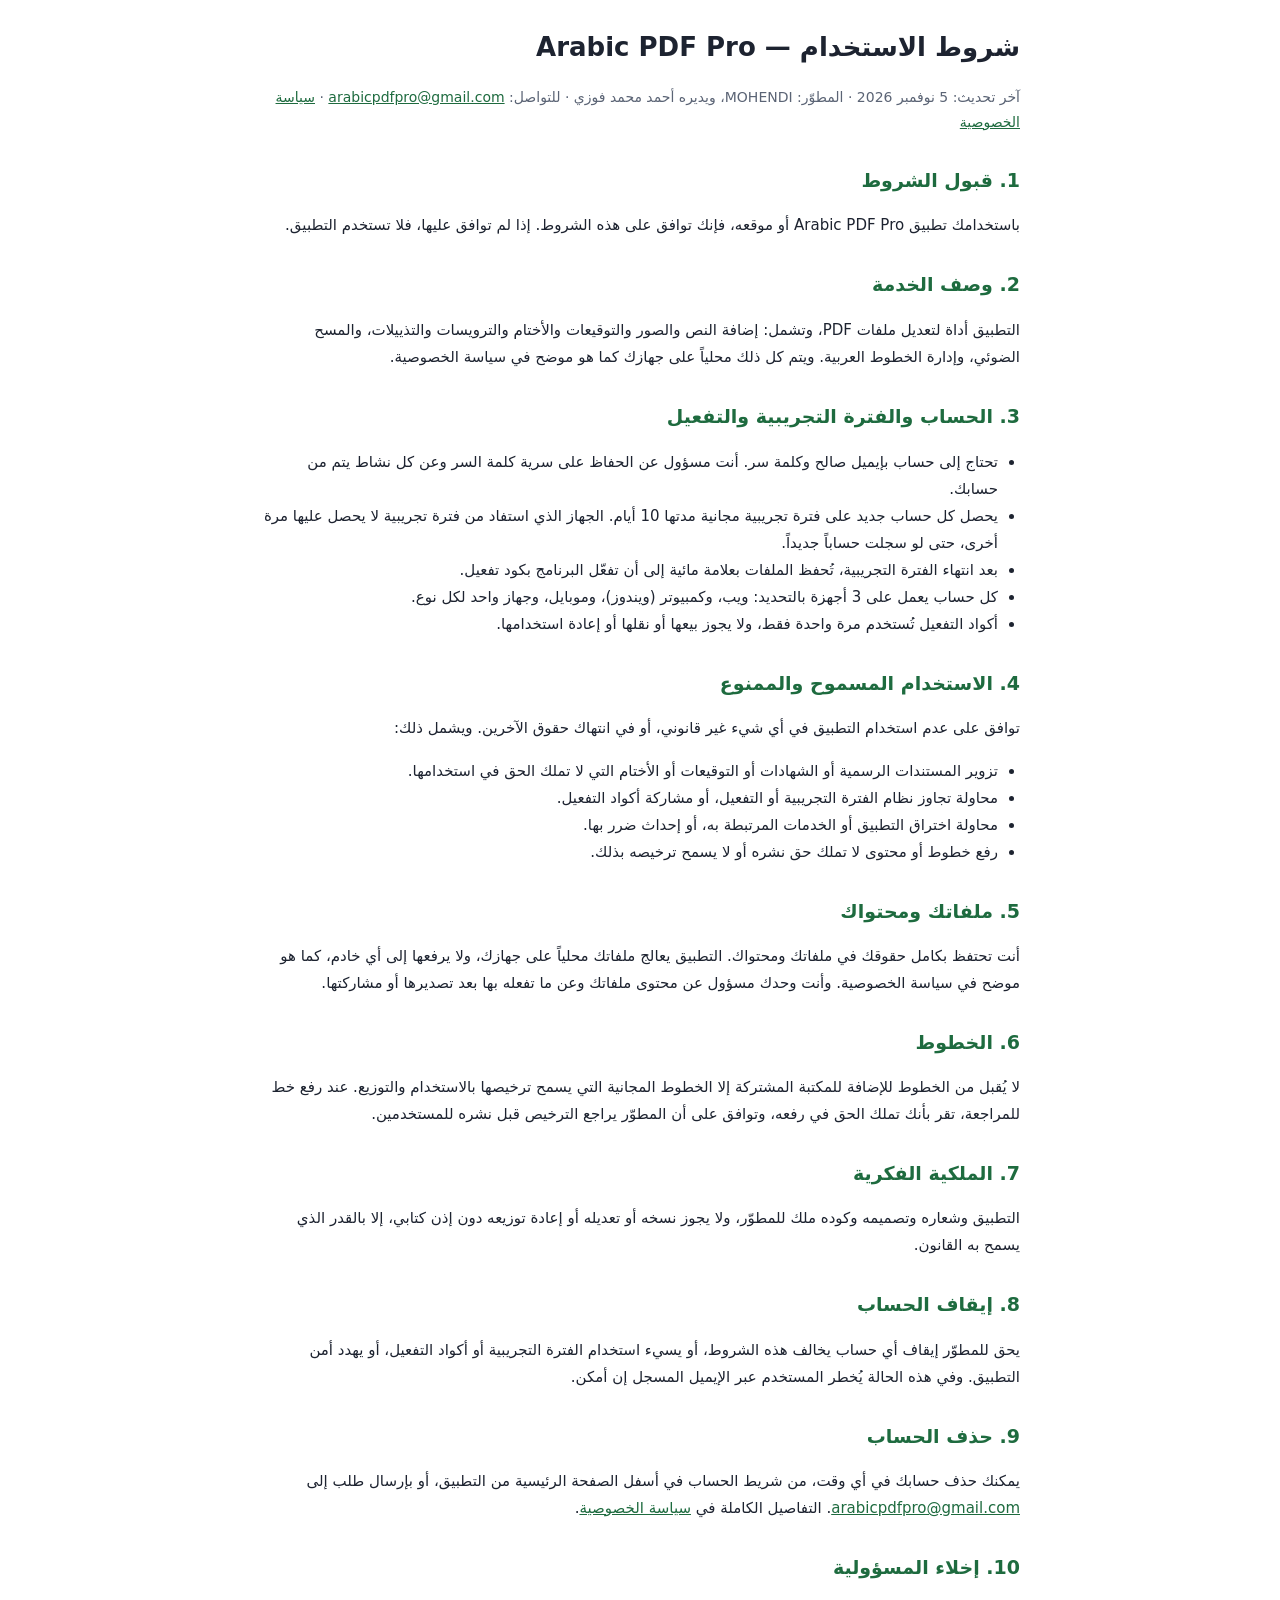
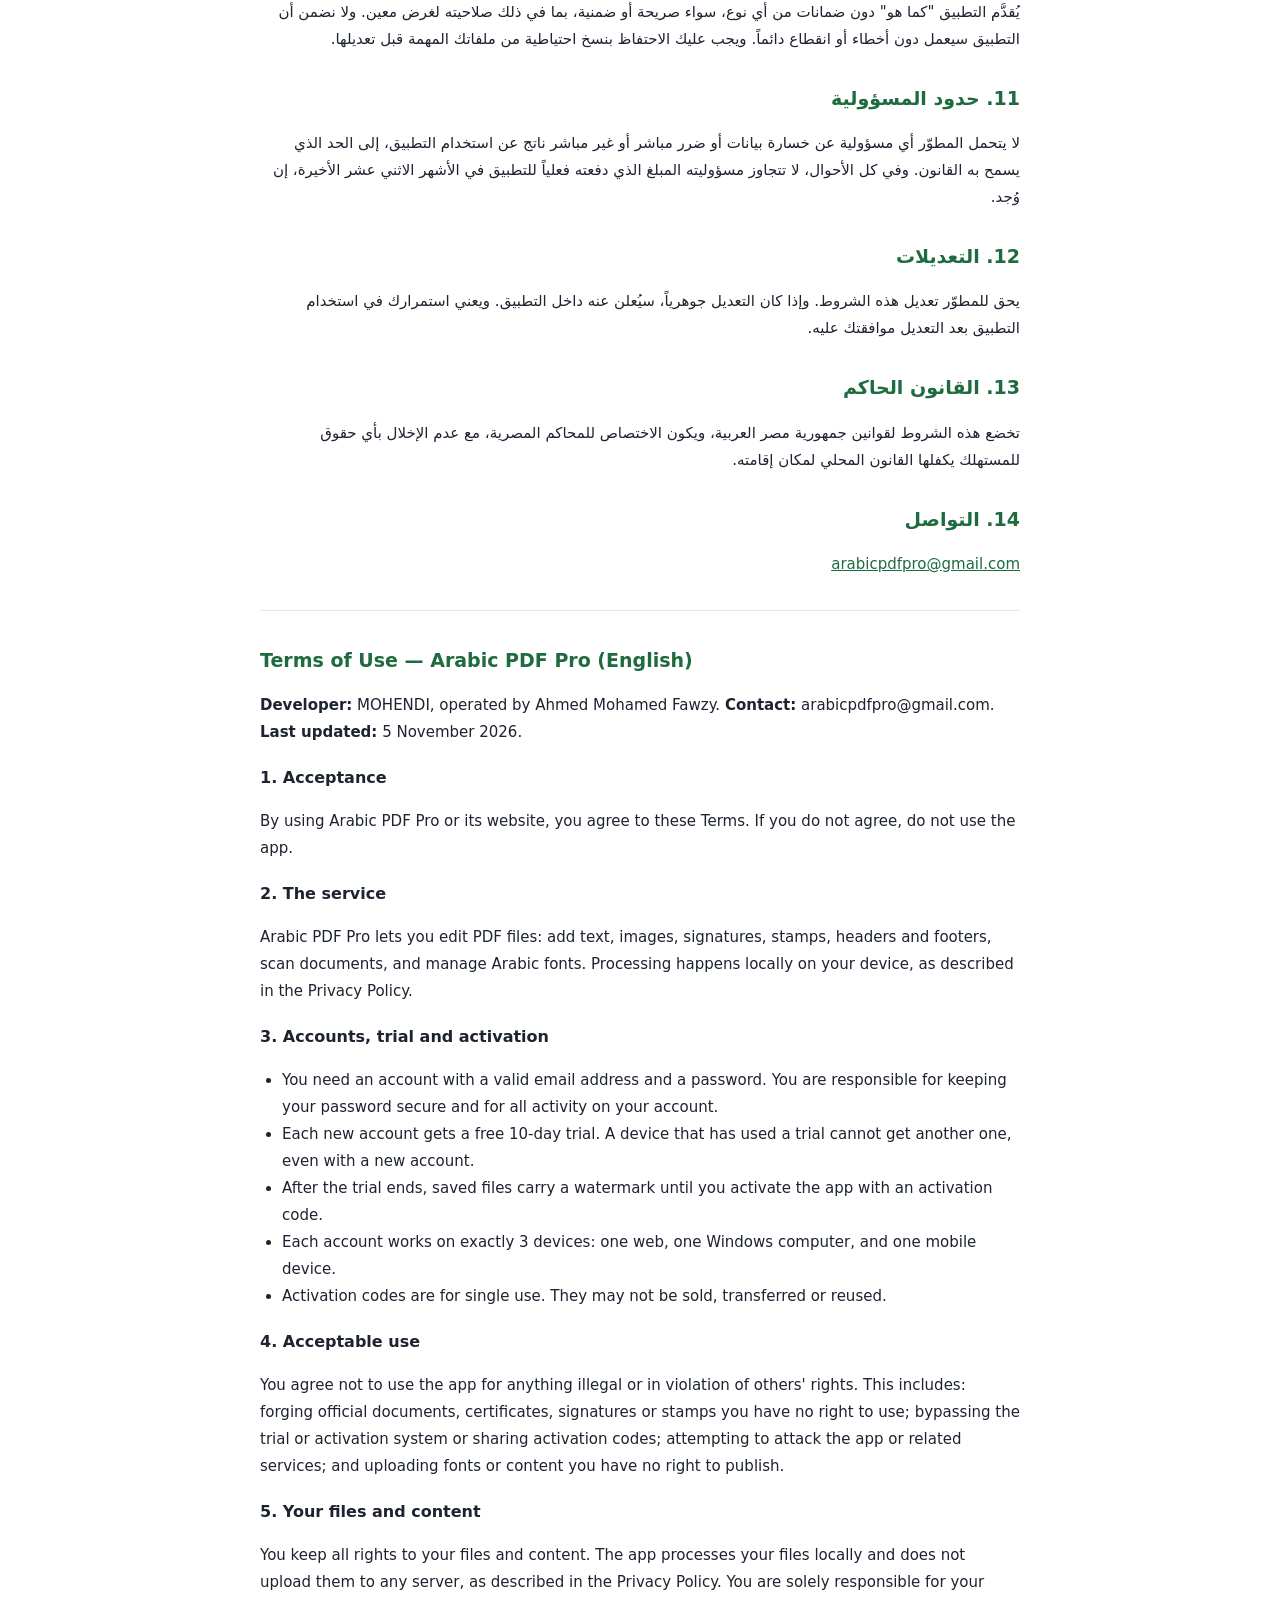
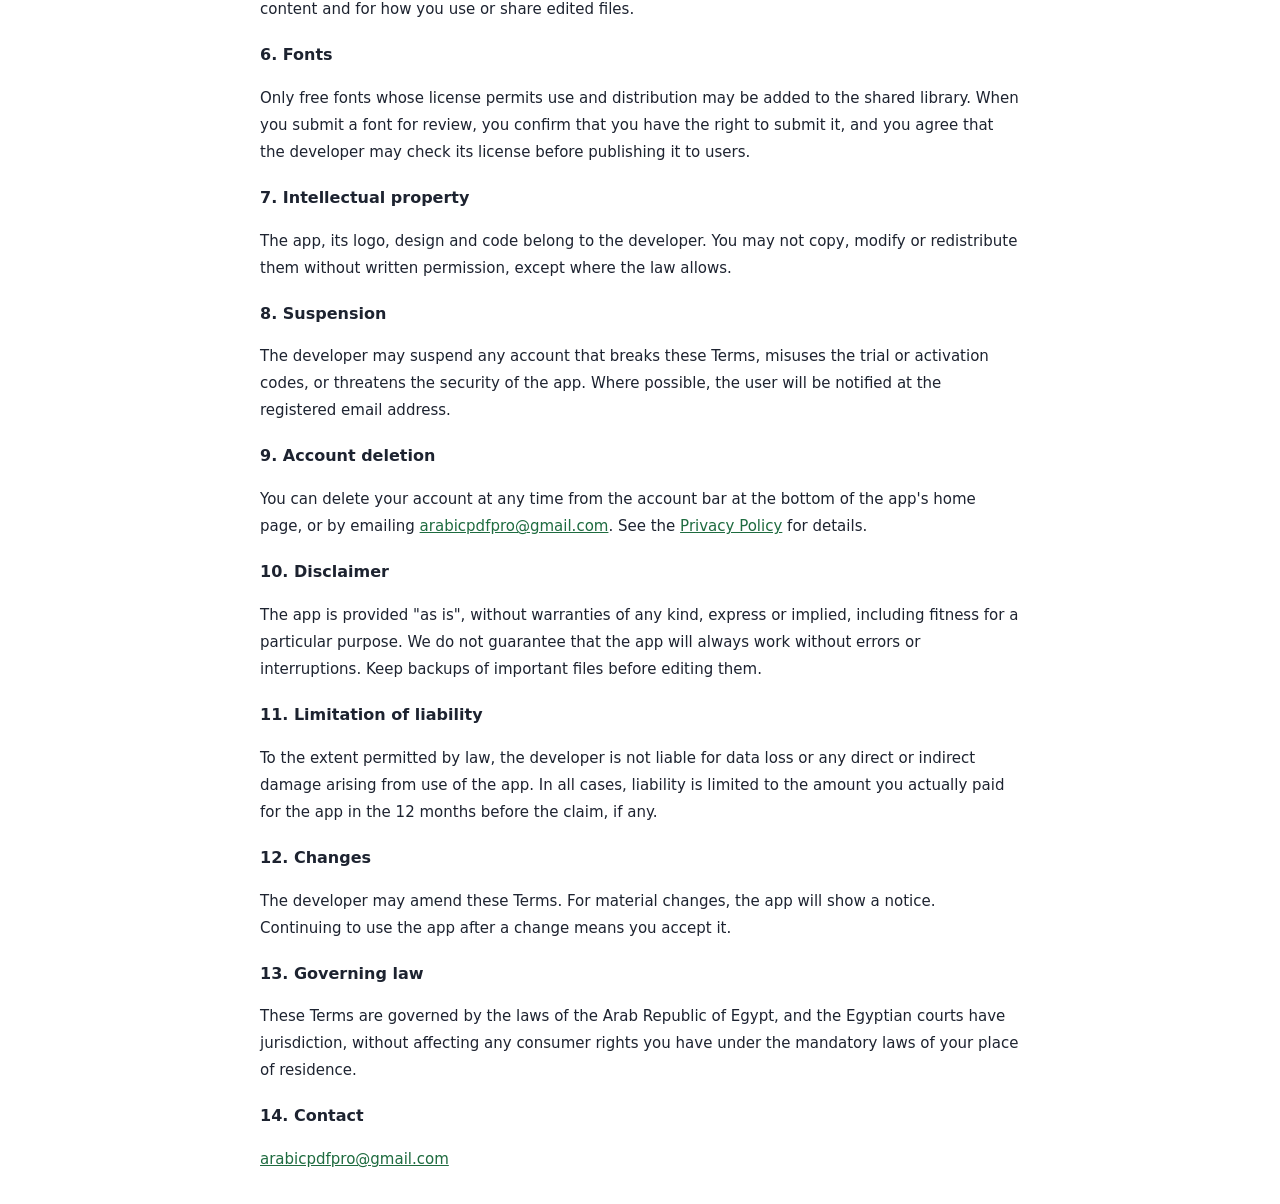
<file: terms.html>
<!doctype html>
<html lang="ar" dir="rtl">
<head>
<meta charset="utf-8">
<meta name="viewport" content="width=device-width, initial-scale=1">
<title>شروط الاستخدام - Arabic PDF Pro</title>
<style>
:root{--fg:#1d2330;--muted:#5b6475;--bg:#ffffff;--line:#e3e7ee;--accent:#1e6b3f}
@media (prefers-color-scheme: dark){:root:not([data-theme="light"]){--fg:#e8ecf2;--muted:#9aa4b5;--bg:#12151b;--line:#2a303b;--accent:#58c48a}}
:root[data-theme="dark"]{--fg:#e8ecf2;--muted:#9aa4b5;--bg:#12151b;--line:#2a303b;--accent:#58c48a}
body{background:var(--bg);color:var(--fg);font-family:system-ui,"Cairo","Segoe UI",sans-serif;line-height:1.8;margin:0;padding:16px}
main{max-width:760px;margin:0 auto}
h1{font-size:26px;margin:8px 0 4px}h2{font-size:19px;margin:28px 0 8px;color:var(--accent)}h3{font-size:16px;margin:18px 0 6px}
p,li{font-size:15px}.muted{color:var(--muted);font-size:14px}
hr{border:0;border-top:1px solid var(--line);margin:32px 0}
ul{padding-inline-start:22px}
a{color:var(--accent)}
.en{direction:ltr;text-align:left;font-family:system-ui,Arial,sans-serif}
</style>
</head>
<body>
<main>

<h1>شروط الاستخدام — Arabic PDF Pro</h1>
<p class="muted">آخر تحديث: 5 نوفمبر 2026 · المطوّر: MOHENDI، ويديره أحمد محمد فوزي · للتواصل: <a href="mailto:arabicpdfpro@gmail.com">arabicpdfpro@gmail.com</a> · <a href="privacy.html">سياسة الخصوصية</a></p>

<h2>1. قبول الشروط</h2>
<p>باستخدامك تطبيق Arabic PDF Pro أو موقعه، فإنك توافق على هذه الشروط. إذا لم توافق عليها، فلا تستخدم التطبيق.</p>

<h2>2. وصف الخدمة</h2>
<p>التطبيق أداة لتعديل ملفات PDF، وتشمل: إضافة النص والصور والتوقيعات والأختام والترويسات والتذييلات، والمسح الضوئي، وإدارة الخطوط العربية. ويتم كل ذلك محلياً على جهازك كما هو موضح في سياسة الخصوصية.</p>

<h2>3. الحساب والفترة التجريبية والتفعيل</h2>
<ul>
<li>تحتاج إلى حساب بإيميل صالح وكلمة سر. أنت مسؤول عن الحفاظ على سرية كلمة السر وعن كل نشاط يتم من حسابك.</li>
<li>يحصل كل حساب جديد على فترة تجريبية مجانية مدتها 10 أيام. الجهاز الذي استفاد من فترة تجريبية لا يحصل عليها مرة أخرى، حتى لو سجلت حساباً جديداً.</li>
<li>بعد انتهاء الفترة التجريبية، تُحفظ الملفات بعلامة مائية إلى أن تفعّل البرنامج بكود تفعيل.</li>
<li>كل حساب يعمل على 3 أجهزة بالتحديد: ويب، وكمبيوتر (ويندوز)، وموبايل، وجهاز واحد لكل نوع.</li>
<li>أكواد التفعيل تُستخدم مرة واحدة فقط، ولا يجوز بيعها أو نقلها أو إعادة استخدامها.</li>
</ul>

<h2>4. الاستخدام المسموح والممنوع</h2>
<p>توافق على عدم استخدام التطبيق في أي شيء غير قانوني، أو في انتهاك حقوق الآخرين. ويشمل ذلك:</p>
<ul>
<li>تزوير المستندات الرسمية أو الشهادات أو التوقيعات أو الأختام التي لا تملك الحق في استخدامها.</li>
<li>محاولة تجاوز نظام الفترة التجريبية أو التفعيل، أو مشاركة أكواد التفعيل.</li>
<li>محاولة اختراق التطبيق أو الخدمات المرتبطة به، أو إحداث ضرر بها.</li>
<li>رفع خطوط أو محتوى لا تملك حق نشره أو لا يسمح ترخيصه بذلك.</li>
</ul>

<h2>5. ملفاتك ومحتواك</h2>
<p>أنت تحتفظ بكامل حقوقك في ملفاتك ومحتواك. التطبيق يعالج ملفاتك محلياً على جهازك، ولا يرفعها إلى أي خادم، كما هو موضح في سياسة الخصوصية. وأنت وحدك مسؤول عن محتوى ملفاتك وعن ما تفعله بها بعد تصديرها أو مشاركتها.</p>

<h2>6. الخطوط</h2>
<p>لا يُقبل من الخطوط للإضافة للمكتبة المشتركة إلا الخطوط المجانية التي يسمح ترخيصها بالاستخدام والتوزيع. عند رفع خط للمراجعة، تقر بأنك تملك الحق في رفعه، وتوافق على أن المطوّر يراجع الترخيص قبل نشره للمستخدمين.</p>

<h2>7. الملكية الفكرية</h2>
<p>التطبيق وشعاره وتصميمه وكوده ملك للمطوّر، ولا يجوز نسخه أو تعديله أو إعادة توزيعه دون إذن كتابي، إلا بالقدر الذي يسمح به القانون.</p>

<h2>8. إيقاف الحساب</h2>
<p>يحق للمطوّر إيقاف أي حساب يخالف هذه الشروط، أو يسيء استخدام الفترة التجريبية أو أكواد التفعيل، أو يهدد أمن التطبيق. وفي هذه الحالة يُخطر المستخدم عبر الإيميل المسجل إن أمكن.</p>

<h2>9. حذف الحساب</h2>
<p>يمكنك حذف حسابك في أي وقت، من شريط الحساب في أسفل الصفحة الرئيسية من التطبيق، أو بإرسال طلب إلى <a href="mailto:arabicpdfpro@gmail.com">arabicpdfpro@gmail.com</a>. التفاصيل الكاملة في <a href="privacy.html#delete">سياسة الخصوصية</a>.</p>

<h2>10. إخلاء المسؤولية</h2>
<p>يُقدَّم التطبيق "كما هو" دون ضمانات من أي نوع، سواء صريحة أو ضمنية، بما في ذلك صلاحيته لغرض معين. ولا نضمن أن التطبيق سيعمل دون أخطاء أو انقطاع دائماً. ويجب عليك الاحتفاظ بنسخ احتياطية من ملفاتك المهمة قبل تعديلها.</p>

<h2>11. حدود المسؤولية</h2>
<p>لا يتحمل المطوّر أي مسؤولية عن خسارة بيانات أو ضرر مباشر أو غير مباشر ناتج عن استخدام التطبيق، إلى الحد الذي يسمح به القانون. وفي كل الأحوال، لا تتجاوز مسؤوليته المبلغ الذي دفعته فعلياً للتطبيق في الأشهر الاثني عشر الأخيرة، إن وُجد.</p>

<h2>12. التعديلات</h2>
<p>يحق للمطوّر تعديل هذه الشروط. وإذا كان التعديل جوهرياً، سيُعلن عنه داخل التطبيق. ويعني استمرارك في استخدام التطبيق بعد التعديل موافقتك عليه.</p>

<h2>13. القانون الحاكم</h2>
<p>تخضع هذه الشروط لقوانين جمهورية مصر العربية، ويكون الاختصاص للمحاكم المصرية، مع عدم الإخلال بأي حقوق للمستهلك يكفلها القانون المحلي لمكان إقامته.</p>

<h2>14. التواصل</h2>
<p><a href="mailto:arabicpdfpro@gmail.com">arabicpdfpro@gmail.com</a></p>

<hr>

<h2 class="en">Terms of Use — Arabic PDF Pro (English)</h2>
<div class="en">
<p><strong>Developer:</strong> MOHENDI, operated by Ahmed Mohamed Fawzy. <strong>Contact:</strong> arabicpdfpro@gmail.com. <strong>Last updated:</strong> 5 November 2026.</p>

<h3>1. Acceptance</h3>
<p>By using Arabic PDF Pro or its website, you agree to these Terms. If you do not agree, do not use the app.</p>

<h3>2. The service</h3>
<p>Arabic PDF Pro lets you edit PDF files: add text, images, signatures, stamps, headers and footers, scan documents, and manage Arabic fonts. Processing happens locally on your device, as described in the Privacy Policy.</p>

<h3>3. Accounts, trial and activation</h3>
<ul>
<li>You need an account with a valid email address and a password. You are responsible for keeping your password secure and for all activity on your account.</li>
<li>Each new account gets a free 10-day trial. A device that has used a trial cannot get another one, even with a new account.</li>
<li>After the trial ends, saved files carry a watermark until you activate the app with an activation code.</li>
<li>Each account works on exactly 3 devices: one web, one Windows computer, and one mobile device.</li>
<li>Activation codes are for single use. They may not be sold, transferred or reused.</li>
</ul>

<h3>4. Acceptable use</h3>
<p>You agree not to use the app for anything illegal or in violation of others' rights. This includes: forging official documents, certificates, signatures or stamps you have no right to use; bypassing the trial or activation system or sharing activation codes; attempting to attack the app or related services; and uploading fonts or content you have no right to publish.</p>

<h3>5. Your files and content</h3>
<p>You keep all rights to your files and content. The app processes your files locally and does not upload them to any server, as described in the Privacy Policy. You are solely responsible for your content and for how you use or share edited files.</p>

<h3>6. Fonts</h3>
<p>Only free fonts whose license permits use and distribution may be added to the shared library. When you submit a font for review, you confirm that you have the right to submit it, and you agree that the developer may check its license before publishing it to users.</p>

<h3>7. Intellectual property</h3>
<p>The app, its logo, design and code belong to the developer. You may not copy, modify or redistribute them without written permission, except where the law allows.</p>

<h3>8. Suspension</h3>
<p>The developer may suspend any account that breaks these Terms, misuses the trial or activation codes, or threatens the security of the app. Where possible, the user will be notified at the registered email address.</p>

<h3>9. Account deletion</h3>
<p>You can delete your account at any time from the account bar at the bottom of the app's home page, or by emailing <a href="mailto:arabicpdfpro@gmail.com">arabicpdfpro@gmail.com</a>. See the <a href="privacy.html#delete">Privacy Policy</a> for details.</p>

<h3>10. Disclaimer</h3>
<p>The app is provided "as is", without warranties of any kind, express or implied, including fitness for a particular purpose. We do not guarantee that the app will always work without errors or interruptions. Keep backups of important files before editing them.</p>

<h3>11. Limitation of liability</h3>
<p>To the extent permitted by law, the developer is not liable for data loss or any direct or indirect damage arising from use of the app. In all cases, liability is limited to the amount you actually paid for the app in the 12 months before the claim, if any.</p>

<h3>12. Changes</h3>
<p>The developer may amend these Terms. For material changes, the app will show a notice. Continuing to use the app after a change means you accept it.</p>

<h3>13. Governing law</h3>
<p>These Terms are governed by the laws of the Arab Republic of Egypt, and the Egyptian courts have jurisdiction, without affecting any consumer rights you have under the mandatory laws of your place of residence.</p>

<h3>14. Contact</h3>
<p><a href="mailto:arabicpdfpro@gmail.com">arabicpdfpro@gmail.com</a></p>
</div>

</main>
</body>
</html>
</file>
<file: fonts.css>
@font-face{font-family:'Cairo';font-weight:400;font-display:swap;src:url(fonts/cairo-arabic-400-normal.woff2) format('woff2');unicode-range:U+0600-06FF,U+0750-077F,U+0870-088E,U+0890-0891,U+0897-08E1,U+08E3-08FF,U+200C-200E,U+2010-2011,U+204F,U+2E41,U+FB50-FDFF,U+FE70-FE74,U+FE76-FEFC}
@font-face{font-family:'Cairo';font-weight:700;font-display:swap;src:url(fonts/cairo-arabic-700-normal.woff2) format('woff2');unicode-range:U+0600-06FF,U+0750-077F,U+0870-088E,U+0890-0891,U+0897-08E1,U+08E3-08FF,U+200C-200E,U+2010-2011,U+204F,U+2E41,U+FB50-FDFF,U+FE70-FE74,U+FE76-FEFC}
@font-face{font-family:'Cairo';font-weight:400;font-display:swap;src:url(fonts/cairo-latin-400-normal.woff2) format('woff2');unicode-range:U+0000-00FF,U+0131,U+0152-0153,U+02BB-02BC,U+02C6,U+02DA,U+02DC,U+0304,U+0308,U+0329,U+2000-206F,U+20AC,U+2122,U+2191,U+2193,U+2212,U+2215,U+FEFF,U+FFFD}
@font-face{font-family:'Cairo';font-weight:700;font-display:swap;src:url(fonts/cairo-latin-700-normal.woff2) format('woff2');unicode-range:U+0000-00FF,U+0131,U+0152-0153,U+02BB-02BC,U+02C6,U+02DA,U+02DC,U+0304,U+0308,U+0329,U+2000-206F,U+20AC,U+2122,U+2191,U+2193,U+2212,U+2215,U+FEFF,U+FFFD}
@font-face{font-family:'Tajawal';font-weight:400;font-display:swap;src:url(fonts/tajawal-arabic-400-normal.woff2) format('woff2');unicode-range:U+0600-06FF,U+0750-077F,U+0870-088E,U+0890-0891,U+0897-08E1,U+08E3-08FF,U+200C-200E,U+2010-2011,U+204F,U+2E41,U+FB50-FDFF,U+FE70-FE74,U+FE76-FEFC}
@font-face{font-family:'Tajawal';font-weight:700;font-display:swap;src:url(fonts/tajawal-arabic-700-normal.woff2) format('woff2');unicode-range:U+0600-06FF,U+0750-077F,U+0870-088E,U+0890-0891,U+0897-08E1,U+08E3-08FF,U+200C-200E,U+2010-2011,U+204F,U+2E41,U+FB50-FDFF,U+FE70-FE74,U+FE76-FEFC}
@font-face{font-family:'Tajawal';font-weight:400;font-display:swap;src:url(fonts/tajawal-latin-400-normal.woff2) format('woff2');unicode-range:U+0000-00FF,U+0131,U+0152-0153,U+02BB-02BC,U+02C6,U+02DA,U+02DC,U+0304,U+0308,U+0329,U+2000-206F,U+20AC,U+2122,U+2191,U+2193,U+2212,U+2215,U+FEFF,U+FFFD}
@font-face{font-family:'Tajawal';font-weight:700;font-display:swap;src:url(fonts/tajawal-latin-700-normal.woff2) format('woff2');unicode-range:U+0000-00FF,U+0131,U+0152-0153,U+02BB-02BC,U+02C6,U+02DA,U+02DC,U+0304,U+0308,U+0329,U+2000-206F,U+20AC,U+2122,U+2191,U+2193,U+2212,U+2215,U+FEFF,U+FFFD}
@font-face{font-family:'Almarai';font-weight:400;font-display:swap;src:url(fonts/almarai-arabic-400-normal.woff2) format('woff2');unicode-range:U+0600-06FF,U+0750-077F,U+0870-088E,U+0890-0891,U+0897-08E1,U+08E3-08FF,U+200C-200E,U+2010-2011,U+204F,U+2E41,U+FB50-FDFF,U+FE70-FE74,U+FE76-FEFC}
@font-face{font-family:'Almarai';font-weight:700;font-display:swap;src:url(fonts/almarai-arabic-700-normal.woff2) format('woff2');unicode-range:U+0600-06FF,U+0750-077F,U+0870-088E,U+0890-0891,U+0897-08E1,U+08E3-08FF,U+200C-200E,U+2010-2011,U+204F,U+2E41,U+FB50-FDFF,U+FE70-FE74,U+FE76-FEFC}
@font-face{font-family:'Almarai';font-weight:400;font-display:swap;src:url(fonts/almarai-latin-400-normal.woff2) format('woff2');unicode-range:U+0000-00FF,U+0131,U+0152-0153,U+02BB-02BC,U+02C6,U+02DA,U+02DC,U+0304,U+0308,U+0329,U+2000-206F,U+20AC,U+2122,U+2191,U+2193,U+2212,U+2215,U+FEFF,U+FFFD}
@font-face{font-family:'Almarai';font-weight:700;font-display:swap;src:url(fonts/almarai-latin-700-normal.woff2) format('woff2');unicode-range:U+0000-00FF,U+0131,U+0152-0153,U+02BB-02BC,U+02C6,U+02DA,U+02DC,U+0304,U+0308,U+0329,U+2000-206F,U+20AC,U+2122,U+2191,U+2193,U+2212,U+2215,U+FEFF,U+FFFD}
@font-face{font-family:'IBM Plex Sans Arabic';font-weight:400;font-display:swap;src:url(fonts/ibm-plex-sans-arabic-arabic-400-normal.woff2) format('woff2');unicode-range:U+0600-06FF,U+0750-077F,U+0870-088E,U+0890-0891,U+0897-08E1,U+08E3-08FF,U+200C-200E,U+2010-2011,U+204F,U+2E41,U+FB50-FDFF,U+FE70-FE74,U+FE76-FEFC}
@font-face{font-family:'IBM Plex Sans Arabic';font-weight:700;font-display:swap;src:url(fonts/ibm-plex-sans-arabic-arabic-700-normal.woff2) format('woff2');unicode-range:U+0600-06FF,U+0750-077F,U+0870-088E,U+0890-0891,U+0897-08E1,U+08E3-08FF,U+200C-200E,U+2010-2011,U+204F,U+2E41,U+FB50-FDFF,U+FE70-FE74,U+FE76-FEFC}
@font-face{font-family:'IBM Plex Sans Arabic';font-weight:400;font-display:swap;src:url(fonts/ibm-plex-sans-arabic-latin-400-normal.woff2) format('woff2');unicode-range:U+0000-00FF,U+0131,U+0152-0153,U+02BB-02BC,U+02C6,U+02DA,U+02DC,U+0304,U+0308,U+0329,U+2000-206F,U+20AC,U+2122,U+2191,U+2193,U+2212,U+2215,U+FEFF,U+FFFD}
@font-face{font-family:'IBM Plex Sans Arabic';font-weight:700;font-display:swap;src:url(fonts/ibm-plex-sans-arabic-latin-700-normal.woff2) format('woff2');unicode-range:U+0000-00FF,U+0131,U+0152-0153,U+02BB-02BC,U+02C6,U+02DA,U+02DC,U+0304,U+0308,U+0329,U+2000-206F,U+20AC,U+2122,U+2191,U+2193,U+2212,U+2215,U+FEFF,U+FFFD}
@font-face{font-family:'Noto Sans Arabic';font-weight:400;font-display:swap;src:url(fonts/noto-sans-arabic-arabic-400-normal.woff2) format('woff2');unicode-range:U+0600-06FF,U+0750-077F,U+0870-088E,U+0890-0891,U+0897-08E1,U+08E3-08FF,U+200C-200E,U+2010-2011,U+204F,U+2E41,U+FB50-FDFF,U+FE70-FE74,U+FE76-FEFC}
@font-face{font-family:'Noto Sans Arabic';font-weight:700;font-display:swap;src:url(fonts/noto-sans-arabic-arabic-700-normal.woff2) format('woff2');unicode-range:U+0600-06FF,U+0750-077F,U+0870-088E,U+0890-0891,U+0897-08E1,U+08E3-08FF,U+200C-200E,U+2010-2011,U+204F,U+2E41,U+FB50-FDFF,U+FE70-FE74,U+FE76-FEFC}
@font-face{font-family:'Noto Sans Arabic';font-weight:400;font-display:swap;src:url(fonts/noto-sans-arabic-latin-400-normal.woff2) format('woff2');unicode-range:U+0000-00FF,U+0131,U+0152-0153,U+02BB-02BC,U+02C6,U+02DA,U+02DC,U+0304,U+0308,U+0329,U+2000-206F,U+20AC,U+2122,U+2191,U+2193,U+2212,U+2215,U+FEFF,U+FFFD}
@font-face{font-family:'Noto Sans Arabic';font-weight:700;font-display:swap;src:url(fonts/noto-sans-arabic-latin-700-normal.woff2) format('woff2');unicode-range:U+0000-00FF,U+0131,U+0152-0153,U+02BB-02BC,U+02C6,U+02DA,U+02DC,U+0304,U+0308,U+0329,U+2000-206F,U+20AC,U+2122,U+2191,U+2193,U+2212,U+2215,U+FEFF,U+FFFD}
@font-face{font-family:'Readex Pro';font-weight:400;font-display:swap;src:url(fonts/readex-pro-arabic-400-normal.woff2) format('woff2');unicode-range:U+0600-06FF,U+0750-077F,U+0870-088E,U+0890-0891,U+0897-08E1,U+08E3-08FF,U+200C-200E,U+2010-2011,U+204F,U+2E41,U+FB50-FDFF,U+FE70-FE74,U+FE76-FEFC}
@font-face{font-family:'Readex Pro';font-weight:700;font-display:swap;src:url(fonts/readex-pro-arabic-700-normal.woff2) format('woff2');unicode-range:U+0600-06FF,U+0750-077F,U+0870-088E,U+0890-0891,U+0897-08E1,U+08E3-08FF,U+200C-200E,U+2010-2011,U+204F,U+2E41,U+FB50-FDFF,U+FE70-FE74,U+FE76-FEFC}
@font-face{font-family:'Readex Pro';font-weight:400;font-display:swap;src:url(fonts/readex-pro-latin-400-normal.woff2) format('woff2');unicode-range:U+0000-00FF,U+0131,U+0152-0153,U+02BB-02BC,U+02C6,U+02DA,U+02DC,U+0304,U+0308,U+0329,U+2000-206F,U+20AC,U+2122,U+2191,U+2193,U+2212,U+2215,U+FEFF,U+FFFD}
@font-face{font-family:'Readex Pro';font-weight:700;font-display:swap;src:url(fonts/readex-pro-latin-700-normal.woff2) format('woff2');unicode-range:U+0000-00FF,U+0131,U+0152-0153,U+02BB-02BC,U+02C6,U+02DA,U+02DC,U+0304,U+0308,U+0329,U+2000-206F,U+20AC,U+2122,U+2191,U+2193,U+2212,U+2215,U+FEFF,U+FFFD}
@font-face{font-family:'Alexandria';font-weight:400;font-display:swap;src:url(fonts/alexandria-arabic-400-normal.woff2) format('woff2');unicode-range:U+0600-06FF,U+0750-077F,U+0870-088E,U+0890-0891,U+0897-08E1,U+08E3-08FF,U+200C-200E,U+2010-2011,U+204F,U+2E41,U+FB50-FDFF,U+FE70-FE74,U+FE76-FEFC}
@font-face{font-family:'Alexandria';font-weight:700;font-display:swap;src:url(fonts/alexandria-arabic-700-normal.woff2) format('woff2');unicode-range:U+0600-06FF,U+0750-077F,U+0870-088E,U+0890-0891,U+0897-08E1,U+08E3-08FF,U+200C-200E,U+2010-2011,U+204F,U+2E41,U+FB50-FDFF,U+FE70-FE74,U+FE76-FEFC}
@font-face{font-family:'Alexandria';font-weight:400;font-display:swap;src:url(fonts/alexandria-latin-400-normal.woff2) format('woff2');unicode-range:U+0000-00FF,U+0131,U+0152-0153,U+02BB-02BC,U+02C6,U+02DA,U+02DC,U+0304,U+0308,U+0329,U+2000-206F,U+20AC,U+2122,U+2191,U+2193,U+2212,U+2215,U+FEFF,U+FFFD}
@font-face{font-family:'Alexandria';font-weight:700;font-display:swap;src:url(fonts/alexandria-latin-700-normal.woff2) format('woff2');unicode-range:U+0000-00FF,U+0131,U+0152-0153,U+02BB-02BC,U+02C6,U+02DA,U+02DC,U+0304,U+0308,U+0329,U+2000-206F,U+20AC,U+2122,U+2191,U+2193,U+2212,U+2215,U+FEFF,U+FFFD}
@font-face{font-family:'Vazirmatn';font-weight:400;font-display:swap;src:url(fonts/vazirmatn-arabic-400-normal.woff2) format('woff2');unicode-range:U+0600-06FF,U+0750-077F,U+0870-088E,U+0890-0891,U+0897-08E1,U+08E3-08FF,U+200C-200E,U+2010-2011,U+204F,U+2E41,U+FB50-FDFF,U+FE70-FE74,U+FE76-FEFC}
@font-face{font-family:'Vazirmatn';font-weight:700;font-display:swap;src:url(fonts/vazirmatn-arabic-700-normal.woff2) format('woff2');unicode-range:U+0600-06FF,U+0750-077F,U+0870-088E,U+0890-0891,U+0897-08E1,U+08E3-08FF,U+200C-200E,U+2010-2011,U+204F,U+2E41,U+FB50-FDFF,U+FE70-FE74,U+FE76-FEFC}
@font-face{font-family:'Vazirmatn';font-weight:400;font-display:swap;src:url(fonts/vazirmatn-latin-400-normal.woff2) format('woff2');unicode-range:U+0000-00FF,U+0131,U+0152-0153,U+02BB-02BC,U+02C6,U+02DA,U+02DC,U+0304,U+0308,U+0329,U+2000-206F,U+20AC,U+2122,U+2191,U+2193,U+2212,U+2215,U+FEFF,U+FFFD}
@font-face{font-family:'Vazirmatn';font-weight:700;font-display:swap;src:url(fonts/vazirmatn-latin-700-normal.woff2) format('woff2');unicode-range:U+0000-00FF,U+0131,U+0152-0153,U+02BB-02BC,U+02C6,U+02DA,U+02DC,U+0304,U+0308,U+0329,U+2000-206F,U+20AC,U+2122,U+2191,U+2193,U+2212,U+2215,U+FEFF,U+FFFD}
@font-face{font-family:'Rubik';font-weight:400;font-display:swap;src:url(fonts/rubik-arabic-400-normal.woff2) format('woff2');unicode-range:U+0600-06FF,U+0750-077F,U+0870-088E,U+0890-0891,U+0897-08E1,U+08E3-08FF,U+200C-200E,U+2010-2011,U+204F,U+2E41,U+FB50-FDFF,U+FE70-FE74,U+FE76-FEFC}
@font-face{font-family:'Rubik';font-weight:700;font-display:swap;src:url(fonts/rubik-arabic-700-normal.woff2) format('woff2');unicode-range:U+0600-06FF,U+0750-077F,U+0870-088E,U+0890-0891,U+0897-08E1,U+08E3-08FF,U+200C-200E,U+2010-2011,U+204F,U+2E41,U+FB50-FDFF,U+FE70-FE74,U+FE76-FEFC}
@font-face{font-family:'Rubik';font-weight:400;font-display:swap;src:url(fonts/rubik-latin-400-normal.woff2) format('woff2');unicode-range:U+0000-00FF,U+0131,U+0152-0153,U+02BB-02BC,U+02C6,U+02DA,U+02DC,U+0304,U+0308,U+0329,U+2000-206F,U+20AC,U+2122,U+2191,U+2193,U+2212,U+2215,U+FEFF,U+FFFD}
@font-face{font-family:'Rubik';font-weight:700;font-display:swap;src:url(fonts/rubik-latin-700-normal.woff2) format('woff2');unicode-range:U+0000-00FF,U+0131,U+0152-0153,U+02BB-02BC,U+02C6,U+02DA,U+02DC,U+0304,U+0308,U+0329,U+2000-206F,U+20AC,U+2122,U+2191,U+2193,U+2212,U+2215,U+FEFF,U+FFFD}
@font-face{font-family:'Mada';font-weight:400;font-display:swap;src:url(fonts/mada-arabic-400-normal.woff2) format('woff2');unicode-range:U+0600-06FF,U+0750-077F,U+0870-088E,U+0890-0891,U+0897-08E1,U+08E3-08FF,U+200C-200E,U+2010-2011,U+204F,U+2E41,U+FB50-FDFF,U+FE70-FE74,U+FE76-FEFC}
@font-face{font-family:'Mada';font-weight:700;font-display:swap;src:url(fonts/mada-arabic-700-normal.woff2) format('woff2');unicode-range:U+0600-06FF,U+0750-077F,U+0870-088E,U+0890-0891,U+0897-08E1,U+08E3-08FF,U+200C-200E,U+2010-2011,U+204F,U+2E41,U+FB50-FDFF,U+FE70-FE74,U+FE76-FEFC}
@font-face{font-family:'Mada';font-weight:400;font-display:swap;src:url(fonts/mada-latin-400-normal.woff2) format('woff2');unicode-range:U+0000-00FF,U+0131,U+0152-0153,U+02BB-02BC,U+02C6,U+02DA,U+02DC,U+0304,U+0308,U+0329,U+2000-206F,U+20AC,U+2122,U+2191,U+2193,U+2212,U+2215,U+FEFF,U+FFFD}
@font-face{font-family:'Mada';font-weight:700;font-display:swap;src:url(fonts/mada-latin-700-normal.woff2) format('woff2');unicode-range:U+0000-00FF,U+0131,U+0152-0153,U+02BB-02BC,U+02C6,U+02DA,U+02DC,U+0304,U+0308,U+0329,U+2000-206F,U+20AC,U+2122,U+2191,U+2193,U+2212,U+2215,U+FEFF,U+FFFD}
@font-face{font-family:'Zain';font-weight:400;font-display:swap;src:url(fonts/zain-arabic-400-normal.woff2) format('woff2');unicode-range:U+0600-06FF,U+0750-077F,U+0870-088E,U+0890-0891,U+0897-08E1,U+08E3-08FF,U+200C-200E,U+2010-2011,U+204F,U+2E41,U+FB50-FDFF,U+FE70-FE74,U+FE76-FEFC}
@font-face{font-family:'Zain';font-weight:700;font-display:swap;src:url(fonts/zain-arabic-700-normal.woff2) format('woff2');unicode-range:U+0600-06FF,U+0750-077F,U+0870-088E,U+0890-0891,U+0897-08E1,U+08E3-08FF,U+200C-200E,U+2010-2011,U+204F,U+2E41,U+FB50-FDFF,U+FE70-FE74,U+FE76-FEFC}
@font-face{font-family:'Zain';font-weight:400;font-display:swap;src:url(fonts/zain-latin-400-normal.woff2) format('woff2');unicode-range:U+0000-00FF,U+0131,U+0152-0153,U+02BB-02BC,U+02C6,U+02DA,U+02DC,U+0304,U+0308,U+0329,U+2000-206F,U+20AC,U+2122,U+2191,U+2193,U+2212,U+2215,U+FEFF,U+FFFD}
@font-face{font-family:'Zain';font-weight:700;font-display:swap;src:url(fonts/zain-latin-700-normal.woff2) format('woff2');unicode-range:U+0000-00FF,U+0131,U+0152-0153,U+02BB-02BC,U+02C6,U+02DA,U+02DC,U+0304,U+0308,U+0329,U+2000-206F,U+20AC,U+2122,U+2191,U+2193,U+2212,U+2215,U+FEFF,U+FFFD}
@font-face{font-family:'Baloo Bhaijaan 2';font-weight:400;font-display:swap;src:url(fonts/baloo-bhaijaan-2-arabic-400-normal.woff2) format('woff2');unicode-range:U+0600-06FF,U+0750-077F,U+0870-088E,U+0890-0891,U+0897-08E1,U+08E3-08FF,U+200C-200E,U+2010-2011,U+204F,U+2E41,U+FB50-FDFF,U+FE70-FE74,U+FE76-FEFC}
@font-face{font-family:'Baloo Bhaijaan 2';font-weight:700;font-display:swap;src:url(fonts/baloo-bhaijaan-2-arabic-700-normal.woff2) format('woff2');unicode-range:U+0600-06FF,U+0750-077F,U+0870-088E,U+0890-0891,U+0897-08E1,U+08E3-08FF,U+200C-200E,U+2010-2011,U+204F,U+2E41,U+FB50-FDFF,U+FE70-FE74,U+FE76-FEFC}
@font-face{font-family:'Baloo Bhaijaan 2';font-weight:400;font-display:swap;src:url(fonts/baloo-bhaijaan-2-latin-400-normal.woff2) format('woff2');unicode-range:U+0000-00FF,U+0131,U+0152-0153,U+02BB-02BC,U+02C6,U+02DA,U+02DC,U+0304,U+0308,U+0329,U+2000-206F,U+20AC,U+2122,U+2191,U+2193,U+2212,U+2215,U+FEFF,U+FFFD}
@font-face{font-family:'Baloo Bhaijaan 2';font-weight:700;font-display:swap;src:url(fonts/baloo-bhaijaan-2-latin-700-normal.woff2) format('woff2');unicode-range:U+0000-00FF,U+0131,U+0152-0153,U+02BB-02BC,U+02C6,U+02DA,U+02DC,U+0304,U+0308,U+0329,U+2000-206F,U+20AC,U+2122,U+2191,U+2193,U+2212,U+2215,U+FEFF,U+FFFD}
@font-face{font-family:'Changa';font-weight:400;font-display:swap;src:url(fonts/changa-arabic-400-normal.woff2) format('woff2');unicode-range:U+0600-06FF,U+0750-077F,U+0870-088E,U+0890-0891,U+0897-08E1,U+08E3-08FF,U+200C-200E,U+2010-2011,U+204F,U+2E41,U+FB50-FDFF,U+FE70-FE74,U+FE76-FEFC}
@font-face{font-family:'Changa';font-weight:700;font-display:swap;src:url(fonts/changa-arabic-700-normal.woff2) format('woff2');unicode-range:U+0600-06FF,U+0750-077F,U+0870-088E,U+0890-0891,U+0897-08E1,U+08E3-08FF,U+200C-200E,U+2010-2011,U+204F,U+2E41,U+FB50-FDFF,U+FE70-FE74,U+FE76-FEFC}
@font-face{font-family:'Changa';font-weight:400;font-display:swap;src:url(fonts/changa-latin-400-normal.woff2) format('woff2');unicode-range:U+0000-00FF,U+0131,U+0152-0153,U+02BB-02BC,U+02C6,U+02DA,U+02DC,U+0304,U+0308,U+0329,U+2000-206F,U+20AC,U+2122,U+2191,U+2193,U+2212,U+2215,U+FEFF,U+FFFD}
@font-face{font-family:'Changa';font-weight:700;font-display:swap;src:url(fonts/changa-latin-700-normal.woff2) format('woff2');unicode-range:U+0000-00FF,U+0131,U+0152-0153,U+02BB-02BC,U+02C6,U+02DA,U+02DC,U+0304,U+0308,U+0329,U+2000-206F,U+20AC,U+2122,U+2191,U+2193,U+2212,U+2215,U+FEFF,U+FFFD}
@font-face{font-family:'El Messiri';font-weight:400;font-display:swap;src:url(fonts/el-messiri-arabic-400-normal.woff2) format('woff2');unicode-range:U+0600-06FF,U+0750-077F,U+0870-088E,U+0890-0891,U+0897-08E1,U+08E3-08FF,U+200C-200E,U+2010-2011,U+204F,U+2E41,U+FB50-FDFF,U+FE70-FE74,U+FE76-FEFC}
@font-face{font-family:'El Messiri';font-weight:700;font-display:swap;src:url(fonts/el-messiri-arabic-700-normal.woff2) format('woff2');unicode-range:U+0600-06FF,U+0750-077F,U+0870-088E,U+0890-0891,U+0897-08E1,U+08E3-08FF,U+200C-200E,U+2010-2011,U+204F,U+2E41,U+FB50-FDFF,U+FE70-FE74,U+FE76-FEFC}
@font-face{font-family:'El Messiri';font-weight:400;font-display:swap;src:url(fonts/el-messiri-latin-400-normal.woff2) format('woff2');unicode-range:U+0000-00FF,U+0131,U+0152-0153,U+02BB-02BC,U+02C6,U+02DA,U+02DC,U+0304,U+0308,U+0329,U+2000-206F,U+20AC,U+2122,U+2191,U+2193,U+2212,U+2215,U+FEFF,U+FFFD}
@font-face{font-family:'El Messiri';font-weight:700;font-display:swap;src:url(fonts/el-messiri-latin-700-normal.woff2) format('woff2');unicode-range:U+0000-00FF,U+0131,U+0152-0153,U+02BB-02BC,U+02C6,U+02DA,U+02DC,U+0304,U+0308,U+0329,U+2000-206F,U+20AC,U+2122,U+2191,U+2193,U+2212,U+2215,U+FEFF,U+FFFD}
@font-face{font-family:'Lemonada';font-weight:400;font-display:swap;src:url(fonts/lemonada-arabic-400-normal.woff2) format('woff2');unicode-range:U+0600-06FF,U+0750-077F,U+0870-088E,U+0890-0891,U+0897-08E1,U+08E3-08FF,U+200C-200E,U+2010-2011,U+204F,U+2E41,U+FB50-FDFF,U+FE70-FE74,U+FE76-FEFC}
@font-face{font-family:'Lemonada';font-weight:700;font-display:swap;src:url(fonts/lemonada-arabic-700-normal.woff2) format('woff2');unicode-range:U+0600-06FF,U+0750-077F,U+0870-088E,U+0890-0891,U+0897-08E1,U+08E3-08FF,U+200C-200E,U+2010-2011,U+204F,U+2E41,U+FB50-FDFF,U+FE70-FE74,U+FE76-FEFC}
@font-face{font-family:'Lemonada';font-weight:400;font-display:swap;src:url(fonts/lemonada-latin-400-normal.woff2) format('woff2');unicode-range:U+0000-00FF,U+0131,U+0152-0153,U+02BB-02BC,U+02C6,U+02DA,U+02DC,U+0304,U+0308,U+0329,U+2000-206F,U+20AC,U+2122,U+2191,U+2193,U+2212,U+2215,U+FEFF,U+FFFD}
@font-face{font-family:'Lemonada';font-weight:700;font-display:swap;src:url(fonts/lemonada-latin-700-normal.woff2) format('woff2');unicode-range:U+0000-00FF,U+0131,U+0152-0153,U+02BB-02BC,U+02C6,U+02DA,U+02DC,U+0304,U+0308,U+0329,U+2000-206F,U+20AC,U+2122,U+2191,U+2193,U+2212,U+2215,U+FEFF,U+FFFD}
@font-face{font-family:'Harmattan';font-weight:400;font-display:swap;src:url(fonts/harmattan-arabic-400-normal.woff2) format('woff2');unicode-range:U+0600-06FF,U+0750-077F,U+0870-088E,U+0890-0891,U+0897-08E1,U+08E3-08FF,U+200C-200E,U+2010-2011,U+204F,U+2E41,U+FB50-FDFF,U+FE70-FE74,U+FE76-FEFC}
@font-face{font-family:'Harmattan';font-weight:700;font-display:swap;src:url(fonts/harmattan-arabic-700-normal.woff2) format('woff2');unicode-range:U+0600-06FF,U+0750-077F,U+0870-088E,U+0890-0891,U+0897-08E1,U+08E3-08FF,U+200C-200E,U+2010-2011,U+204F,U+2E41,U+FB50-FDFF,U+FE70-FE74,U+FE76-FEFC}
@font-face{font-family:'Harmattan';font-weight:400;font-display:swap;src:url(fonts/harmattan-latin-400-normal.woff2) format('woff2');unicode-range:U+0000-00FF,U+0131,U+0152-0153,U+02BB-02BC,U+02C6,U+02DA,U+02DC,U+0304,U+0308,U+0329,U+2000-206F,U+20AC,U+2122,U+2191,U+2193,U+2212,U+2215,U+FEFF,U+FFFD}
@font-face{font-family:'Harmattan';font-weight:700;font-display:swap;src:url(fonts/harmattan-latin-700-normal.woff2) format('woff2');unicode-range:U+0000-00FF,U+0131,U+0152-0153,U+02BB-02BC,U+02C6,U+02DA,U+02DC,U+0304,U+0308,U+0329,U+2000-206F,U+20AC,U+2122,U+2191,U+2193,U+2212,U+2215,U+FEFF,U+FFFD}
@font-face{font-family:'Amiri';font-weight:400;font-display:swap;src:url(fonts/amiri-arabic-400-normal.woff2) format('woff2');unicode-range:U+0600-06FF,U+0750-077F,U+0870-088E,U+0890-0891,U+0897-08E1,U+08E3-08FF,U+200C-200E,U+2010-2011,U+204F,U+2E41,U+FB50-FDFF,U+FE70-FE74,U+FE76-FEFC}
@font-face{font-family:'Amiri';font-weight:700;font-display:swap;src:url(fonts/amiri-arabic-700-normal.woff2) format('woff2');unicode-range:U+0600-06FF,U+0750-077F,U+0870-088E,U+0890-0891,U+0897-08E1,U+08E3-08FF,U+200C-200E,U+2010-2011,U+204F,U+2E41,U+FB50-FDFF,U+FE70-FE74,U+FE76-FEFC}
@font-face{font-family:'Amiri';font-weight:400;font-display:swap;src:url(fonts/amiri-latin-400-normal.woff2) format('woff2');unicode-range:U+0000-00FF,U+0131,U+0152-0153,U+02BB-02BC,U+02C6,U+02DA,U+02DC,U+0304,U+0308,U+0329,U+2000-206F,U+20AC,U+2122,U+2191,U+2193,U+2212,U+2215,U+FEFF,U+FFFD}
@font-face{font-family:'Amiri';font-weight:700;font-display:swap;src:url(fonts/amiri-latin-700-normal.woff2) format('woff2');unicode-range:U+0000-00FF,U+0131,U+0152-0153,U+02BB-02BC,U+02C6,U+02DA,U+02DC,U+0304,U+0308,U+0329,U+2000-206F,U+20AC,U+2122,U+2191,U+2193,U+2212,U+2215,U+FEFF,U+FFFD}
@font-face{font-family:'Noto Naskh Arabic';font-weight:400;font-display:swap;src:url(fonts/noto-naskh-arabic-arabic-400-normal.woff2) format('woff2');unicode-range:U+0600-06FF,U+0750-077F,U+0870-088E,U+0890-0891,U+0897-08E1,U+08E3-08FF,U+200C-200E,U+2010-2011,U+204F,U+2E41,U+FB50-FDFF,U+FE70-FE74,U+FE76-FEFC}
@font-face{font-family:'Noto Naskh Arabic';font-weight:700;font-display:swap;src:url(fonts/noto-naskh-arabic-arabic-700-normal.woff2) format('woff2');unicode-range:U+0600-06FF,U+0750-077F,U+0870-088E,U+0890-0891,U+0897-08E1,U+08E3-08FF,U+200C-200E,U+2010-2011,U+204F,U+2E41,U+FB50-FDFF,U+FE70-FE74,U+FE76-FEFC}
@font-face{font-family:'Noto Naskh Arabic';font-weight:400;font-display:swap;src:url(fonts/noto-naskh-arabic-latin-400-normal.woff2) format('woff2');unicode-range:U+0000-00FF,U+0131,U+0152-0153,U+02BB-02BC,U+02C6,U+02DA,U+02DC,U+0304,U+0308,U+0329,U+2000-206F,U+20AC,U+2122,U+2191,U+2193,U+2212,U+2215,U+FEFF,U+FFFD}
@font-face{font-family:'Noto Naskh Arabic';font-weight:700;font-display:swap;src:url(fonts/noto-naskh-arabic-latin-700-normal.woff2) format('woff2');unicode-range:U+0000-00FF,U+0131,U+0152-0153,U+02BB-02BC,U+02C6,U+02DA,U+02DC,U+0304,U+0308,U+0329,U+2000-206F,U+20AC,U+2122,U+2191,U+2193,U+2212,U+2215,U+FEFF,U+FFFD}
@font-face{font-family:'Scheherazade New';font-weight:400;font-display:swap;src:url(fonts/scheherazade-new-arabic-400-normal.woff2) format('woff2');unicode-range:U+0600-06FF,U+0750-077F,U+0870-088E,U+0890-0891,U+0897-08E1,U+08E3-08FF,U+200C-200E,U+2010-2011,U+204F,U+2E41,U+FB50-FDFF,U+FE70-FE74,U+FE76-FEFC}
@font-face{font-family:'Scheherazade New';font-weight:700;font-display:swap;src:url(fonts/scheherazade-new-arabic-700-normal.woff2) format('woff2');unicode-range:U+0600-06FF,U+0750-077F,U+0870-088E,U+0890-0891,U+0897-08E1,U+08E3-08FF,U+200C-200E,U+2010-2011,U+204F,U+2E41,U+FB50-FDFF,U+FE70-FE74,U+FE76-FEFC}
@font-face{font-family:'Scheherazade New';font-weight:400;font-display:swap;src:url(fonts/scheherazade-new-latin-400-normal.woff2) format('woff2');unicode-range:U+0000-00FF,U+0131,U+0152-0153,U+02BB-02BC,U+02C6,U+02DA,U+02DC,U+0304,U+0308,U+0329,U+2000-206F,U+20AC,U+2122,U+2191,U+2193,U+2212,U+2215,U+FEFF,U+FFFD}
@font-face{font-family:'Scheherazade New';font-weight:700;font-display:swap;src:url(fonts/scheherazade-new-latin-700-normal.woff2) format('woff2');unicode-range:U+0000-00FF,U+0131,U+0152-0153,U+02BB-02BC,U+02C6,U+02DA,U+02DC,U+0304,U+0308,U+0329,U+2000-206F,U+20AC,U+2122,U+2191,U+2193,U+2212,U+2215,U+FEFF,U+FFFD}
@font-face{font-family:'Markazi Text';font-weight:400;font-display:swap;src:url(fonts/markazi-text-arabic-400-normal.woff2) format('woff2');unicode-range:U+0600-06FF,U+0750-077F,U+0870-088E,U+0890-0891,U+0897-08E1,U+08E3-08FF,U+200C-200E,U+2010-2011,U+204F,U+2E41,U+FB50-FDFF,U+FE70-FE74,U+FE76-FEFC}
@font-face{font-family:'Markazi Text';font-weight:700;font-display:swap;src:url(fonts/markazi-text-arabic-700-normal.woff2) format('woff2');unicode-range:U+0600-06FF,U+0750-077F,U+0870-088E,U+0890-0891,U+0897-08E1,U+08E3-08FF,U+200C-200E,U+2010-2011,U+204F,U+2E41,U+FB50-FDFF,U+FE70-FE74,U+FE76-FEFC}
@font-face{font-family:'Markazi Text';font-weight:400;font-display:swap;src:url(fonts/markazi-text-latin-400-normal.woff2) format('woff2');unicode-range:U+0000-00FF,U+0131,U+0152-0153,U+02BB-02BC,U+02C6,U+02DA,U+02DC,U+0304,U+0308,U+0329,U+2000-206F,U+20AC,U+2122,U+2191,U+2193,U+2212,U+2215,U+FEFF,U+FFFD}
@font-face{font-family:'Markazi Text';font-weight:700;font-display:swap;src:url(fonts/markazi-text-latin-700-normal.woff2) format('woff2');unicode-range:U+0000-00FF,U+0131,U+0152-0153,U+02BB-02BC,U+02C6,U+02DA,U+02DC,U+0304,U+0308,U+0329,U+2000-206F,U+20AC,U+2122,U+2191,U+2193,U+2212,U+2215,U+FEFF,U+FFFD}
@font-face{font-family:'Lateef';font-weight:400;font-display:swap;src:url(fonts/lateef-arabic-400-normal.woff2) format('woff2');unicode-range:U+0600-06FF,U+0750-077F,U+0870-088E,U+0890-0891,U+0897-08E1,U+08E3-08FF,U+200C-200E,U+2010-2011,U+204F,U+2E41,U+FB50-FDFF,U+FE70-FE74,U+FE76-FEFC}
@font-face{font-family:'Lateef';font-weight:700;font-display:swap;src:url(fonts/lateef-arabic-700-normal.woff2) format('woff2');unicode-range:U+0600-06FF,U+0750-077F,U+0870-088E,U+0890-0891,U+0897-08E1,U+08E3-08FF,U+200C-200E,U+2010-2011,U+204F,U+2E41,U+FB50-FDFF,U+FE70-FE74,U+FE76-FEFC}
@font-face{font-family:'Lateef';font-weight:400;font-display:swap;src:url(fonts/lateef-latin-400-normal.woff2) format('woff2');unicode-range:U+0000-00FF,U+0131,U+0152-0153,U+02BB-02BC,U+02C6,U+02DA,U+02DC,U+0304,U+0308,U+0329,U+2000-206F,U+20AC,U+2122,U+2191,U+2193,U+2212,U+2215,U+FEFF,U+FFFD}
@font-face{font-family:'Lateef';font-weight:700;font-display:swap;src:url(fonts/lateef-latin-700-normal.woff2) format('woff2');unicode-range:U+0000-00FF,U+0131,U+0152-0153,U+02BB-02BC,U+02C6,U+02DA,U+02DC,U+0304,U+0308,U+0329,U+2000-206F,U+20AC,U+2122,U+2191,U+2193,U+2212,U+2215,U+FEFF,U+FFFD}
@font-face{font-family:'Mirza';font-weight:400;font-display:swap;src:url(fonts/mirza-arabic-400-normal.woff2) format('woff2');unicode-range:U+0600-06FF,U+0750-077F,U+0870-088E,U+0890-0891,U+0897-08E1,U+08E3-08FF,U+200C-200E,U+2010-2011,U+204F,U+2E41,U+FB50-FDFF,U+FE70-FE74,U+FE76-FEFC}
@font-face{font-family:'Mirza';font-weight:700;font-display:swap;src:url(fonts/mirza-arabic-700-normal.woff2) format('woff2');unicode-range:U+0600-06FF,U+0750-077F,U+0870-088E,U+0890-0891,U+0897-08E1,U+08E3-08FF,U+200C-200E,U+2010-2011,U+204F,U+2E41,U+FB50-FDFF,U+FE70-FE74,U+FE76-FEFC}
@font-face{font-family:'Mirza';font-weight:400;font-display:swap;src:url(fonts/mirza-latin-400-normal.woff2) format('woff2');unicode-range:U+0000-00FF,U+0131,U+0152-0153,U+02BB-02BC,U+02C6,U+02DA,U+02DC,U+0304,U+0308,U+0329,U+2000-206F,U+20AC,U+2122,U+2191,U+2193,U+2212,U+2215,U+FEFF,U+FFFD}
@font-face{font-family:'Mirza';font-weight:700;font-display:swap;src:url(fonts/mirza-latin-700-normal.woff2) format('woff2');unicode-range:U+0000-00FF,U+0131,U+0152-0153,U+02BB-02BC,U+02C6,U+02DA,U+02DC,U+0304,U+0308,U+0329,U+2000-206F,U+20AC,U+2122,U+2191,U+2193,U+2212,U+2215,U+FEFF,U+FFFD}
@font-face{font-family:'Noto Nastaliq Urdu';font-weight:400;font-display:swap;src:url(fonts/noto-nastaliq-urdu-arabic-400-normal.woff2) format('woff2');unicode-range:U+0600-06FF,U+0750-077F,U+0870-088E,U+0890-0891,U+0897-08E1,U+08E3-08FF,U+200C-200E,U+2010-2011,U+204F,U+2E41,U+FB50-FDFF,U+FE70-FE74,U+FE76-FEFC}
@font-face{font-family:'Noto Nastaliq Urdu';font-weight:700;font-display:swap;src:url(fonts/noto-nastaliq-urdu-arabic-700-normal.woff2) format('woff2');unicode-range:U+0600-06FF,U+0750-077F,U+0870-088E,U+0890-0891,U+0897-08E1,U+08E3-08FF,U+200C-200E,U+2010-2011,U+204F,U+2E41,U+FB50-FDFF,U+FE70-FE74,U+FE76-FEFC}
@font-face{font-family:'Noto Nastaliq Urdu';font-weight:400;font-display:swap;src:url(fonts/noto-nastaliq-urdu-latin-400-normal.woff2) format('woff2');unicode-range:U+0000-00FF,U+0131,U+0152-0153,U+02BB-02BC,U+02C6,U+02DA,U+02DC,U+0304,U+0308,U+0329,U+2000-206F,U+20AC,U+2122,U+2191,U+2193,U+2212,U+2215,U+FEFF,U+FFFD}
@font-face{font-family:'Noto Nastaliq Urdu';font-weight:700;font-display:swap;src:url(fonts/noto-nastaliq-urdu-latin-700-normal.woff2) format('woff2');unicode-range:U+0000-00FF,U+0131,U+0152-0153,U+02BB-02BC,U+02C6,U+02DA,U+02DC,U+0304,U+0308,U+0329,U+2000-206F,U+20AC,U+2122,U+2191,U+2193,U+2212,U+2215,U+FEFF,U+FFFD}
@font-face{font-family:'Aref Ruqaa';font-weight:400;font-display:swap;src:url(fonts/aref-ruqaa-arabic-400-normal.woff2) format('woff2');unicode-range:U+0600-06FF,U+0750-077F,U+0870-088E,U+0890-0891,U+0897-08E1,U+08E3-08FF,U+200C-200E,U+2010-2011,U+204F,U+2E41,U+FB50-FDFF,U+FE70-FE74,U+FE76-FEFC}
@font-face{font-family:'Aref Ruqaa';font-weight:700;font-display:swap;src:url(fonts/aref-ruqaa-arabic-700-normal.woff2) format('woff2');unicode-range:U+0600-06FF,U+0750-077F,U+0870-088E,U+0890-0891,U+0897-08E1,U+08E3-08FF,U+200C-200E,U+2010-2011,U+204F,U+2E41,U+FB50-FDFF,U+FE70-FE74,U+FE76-FEFC}
@font-face{font-family:'Aref Ruqaa';font-weight:400;font-display:swap;src:url(fonts/aref-ruqaa-latin-400-normal.woff2) format('woff2');unicode-range:U+0000-00FF,U+0131,U+0152-0153,U+02BB-02BC,U+02C6,U+02DA,U+02DC,U+0304,U+0308,U+0329,U+2000-206F,U+20AC,U+2122,U+2191,U+2193,U+2212,U+2215,U+FEFF,U+FFFD}
@font-face{font-family:'Aref Ruqaa';font-weight:700;font-display:swap;src:url(fonts/aref-ruqaa-latin-700-normal.woff2) format('woff2');unicode-range:U+0000-00FF,U+0131,U+0152-0153,U+02BB-02BC,U+02C6,U+02DA,U+02DC,U+0304,U+0308,U+0329,U+2000-206F,U+20AC,U+2122,U+2191,U+2193,U+2212,U+2215,U+FEFF,U+FFFD}
@font-face{font-family:'Alkalami';font-weight:400;font-display:swap;src:url(fonts/alkalami-arabic-400-normal.woff2) format('woff2');unicode-range:U+0600-06FF,U+0750-077F,U+0870-088E,U+0890-0891,U+0897-08E1,U+08E3-08FF,U+200C-200E,U+2010-2011,U+204F,U+2E41,U+FB50-FDFF,U+FE70-FE74,U+FE76-FEFC}
@font-face{font-family:'Alkalami';font-weight:400;font-display:swap;src:url(fonts/alkalami-latin-400-normal.woff2) format('woff2');unicode-range:U+0000-00FF,U+0131,U+0152-0153,U+02BB-02BC,U+02C6,U+02DA,U+02DC,U+0304,U+0308,U+0329,U+2000-206F,U+20AC,U+2122,U+2191,U+2193,U+2212,U+2215,U+FEFF,U+FFFD}
@font-face{font-family:'Gulzar';font-weight:400;font-display:swap;src:url(fonts/gulzar-arabic-400-normal.woff2) format('woff2');unicode-range:U+0600-06FF,U+0750-077F,U+0870-088E,U+0890-0891,U+0897-08E1,U+08E3-08FF,U+200C-200E,U+2010-2011,U+204F,U+2E41,U+FB50-FDFF,U+FE70-FE74,U+FE76-FEFC}
@font-face{font-family:'Gulzar';font-weight:400;font-display:swap;src:url(fonts/gulzar-latin-400-normal.woff2) format('woff2');unicode-range:U+0000-00FF,U+0131,U+0152-0153,U+02BB-02BC,U+02C6,U+02DA,U+02DC,U+0304,U+0308,U+0329,U+2000-206F,U+20AC,U+2122,U+2191,U+2193,U+2212,U+2215,U+FEFF,U+FFFD}
@font-face{font-family:'Noto Kufi Arabic';font-weight:400;font-display:swap;src:url(fonts/noto-kufi-arabic-arabic-400-normal.woff2) format('woff2');unicode-range:U+0600-06FF,U+0750-077F,U+0870-088E,U+0890-0891,U+0897-08E1,U+08E3-08FF,U+200C-200E,U+2010-2011,U+204F,U+2E41,U+FB50-FDFF,U+FE70-FE74,U+FE76-FEFC}
@font-face{font-family:'Noto Kufi Arabic';font-weight:700;font-display:swap;src:url(fonts/noto-kufi-arabic-arabic-700-normal.woff2) format('woff2');unicode-range:U+0600-06FF,U+0750-077F,U+0870-088E,U+0890-0891,U+0897-08E1,U+08E3-08FF,U+200C-200E,U+2010-2011,U+204F,U+2E41,U+FB50-FDFF,U+FE70-FE74,U+FE76-FEFC}
@font-face{font-family:'Noto Kufi Arabic';font-weight:400;font-display:swap;src:url(fonts/noto-kufi-arabic-latin-400-normal.woff2) format('woff2');unicode-range:U+0000-00FF,U+0131,U+0152-0153,U+02BB-02BC,U+02C6,U+02DA,U+02DC,U+0304,U+0308,U+0329,U+2000-206F,U+20AC,U+2122,U+2191,U+2193,U+2212,U+2215,U+FEFF,U+FFFD}
@font-face{font-family:'Noto Kufi Arabic';font-weight:700;font-display:swap;src:url(fonts/noto-kufi-arabic-latin-700-normal.woff2) format('woff2');unicode-range:U+0000-00FF,U+0131,U+0152-0153,U+02BB-02BC,U+02C6,U+02DA,U+02DC,U+0304,U+0308,U+0329,U+2000-206F,U+20AC,U+2122,U+2191,U+2193,U+2212,U+2215,U+FEFF,U+FFFD}
@font-face{font-family:'Reem Kufi';font-weight:400;font-display:swap;src:url(fonts/reem-kufi-arabic-400-normal.woff2) format('woff2');unicode-range:U+0600-06FF,U+0750-077F,U+0870-088E,U+0890-0891,U+0897-08E1,U+08E3-08FF,U+200C-200E,U+2010-2011,U+204F,U+2E41,U+FB50-FDFF,U+FE70-FE74,U+FE76-FEFC}
@font-face{font-family:'Reem Kufi';font-weight:700;font-display:swap;src:url(fonts/reem-kufi-arabic-700-normal.woff2) format('woff2');unicode-range:U+0600-06FF,U+0750-077F,U+0870-088E,U+0890-0891,U+0897-08E1,U+08E3-08FF,U+200C-200E,U+2010-2011,U+204F,U+2E41,U+FB50-FDFF,U+FE70-FE74,U+FE76-FEFC}
@font-face{font-family:'Reem Kufi';font-weight:400;font-display:swap;src:url(fonts/reem-kufi-latin-400-normal.woff2) format('woff2');unicode-range:U+0000-00FF,U+0131,U+0152-0153,U+02BB-02BC,U+02C6,U+02DA,U+02DC,U+0304,U+0308,U+0329,U+2000-206F,U+20AC,U+2122,U+2191,U+2193,U+2212,U+2215,U+FEFF,U+FFFD}
@font-face{font-family:'Reem Kufi';font-weight:700;font-display:swap;src:url(fonts/reem-kufi-latin-700-normal.woff2) format('woff2');unicode-range:U+0000-00FF,U+0131,U+0152-0153,U+02BB-02BC,U+02C6,U+02DA,U+02DC,U+0304,U+0308,U+0329,U+2000-206F,U+20AC,U+2122,U+2191,U+2193,U+2212,U+2215,U+FEFF,U+FFFD}
@font-face{font-family:'Reem Kufi Fun';font-weight:400;font-display:swap;src:url(fonts/reem-kufi-fun-arabic-400-normal.woff2) format('woff2');unicode-range:U+0600-06FF,U+0750-077F,U+0870-088E,U+0890-0891,U+0897-08E1,U+08E3-08FF,U+200C-200E,U+2010-2011,U+204F,U+2E41,U+FB50-FDFF,U+FE70-FE74,U+FE76-FEFC}
@font-face{font-family:'Reem Kufi Fun';font-weight:700;font-display:swap;src:url(fonts/reem-kufi-fun-arabic-700-normal.woff2) format('woff2');unicode-range:U+0600-06FF,U+0750-077F,U+0870-088E,U+0890-0891,U+0897-08E1,U+08E3-08FF,U+200C-200E,U+2010-2011,U+204F,U+2E41,U+FB50-FDFF,U+FE70-FE74,U+FE76-FEFC}
@font-face{font-family:'Reem Kufi Fun';font-weight:400;font-display:swap;src:url(fonts/reem-kufi-fun-latin-400-normal.woff2) format('woff2');unicode-range:U+0000-00FF,U+0131,U+0152-0153,U+02BB-02BC,U+02C6,U+02DA,U+02DC,U+0304,U+0308,U+0329,U+2000-206F,U+20AC,U+2122,U+2191,U+2193,U+2212,U+2215,U+FEFF,U+FFFD}
@font-face{font-family:'Reem Kufi Fun';font-weight:700;font-display:swap;src:url(fonts/reem-kufi-fun-latin-700-normal.woff2) format('woff2');unicode-range:U+0000-00FF,U+0131,U+0152-0153,U+02BB-02BC,U+02C6,U+02DA,U+02DC,U+0304,U+0308,U+0329,U+2000-206F,U+20AC,U+2122,U+2191,U+2193,U+2212,U+2215,U+FEFF,U+FFFD}
@font-face{font-family:'Kufam';font-weight:400;font-display:swap;src:url(fonts/kufam-arabic-400-normal.woff2) format('woff2');unicode-range:U+0600-06FF,U+0750-077F,U+0870-088E,U+0890-0891,U+0897-08E1,U+08E3-08FF,U+200C-200E,U+2010-2011,U+204F,U+2E41,U+FB50-FDFF,U+FE70-FE74,U+FE76-FEFC}
@font-face{font-family:'Kufam';font-weight:700;font-display:swap;src:url(fonts/kufam-arabic-700-normal.woff2) format('woff2');unicode-range:U+0600-06FF,U+0750-077F,U+0870-088E,U+0890-0891,U+0897-08E1,U+08E3-08FF,U+200C-200E,U+2010-2011,U+204F,U+2E41,U+FB50-FDFF,U+FE70-FE74,U+FE76-FEFC}
@font-face{font-family:'Kufam';font-weight:400;font-display:swap;src:url(fonts/kufam-latin-400-normal.woff2) format('woff2');unicode-range:U+0000-00FF,U+0131,U+0152-0153,U+02BB-02BC,U+02C6,U+02DA,U+02DC,U+0304,U+0308,U+0329,U+2000-206F,U+20AC,U+2122,U+2191,U+2193,U+2212,U+2215,U+FEFF,U+FFFD}
@font-face{font-family:'Kufam';font-weight:700;font-display:swap;src:url(fonts/kufam-latin-700-normal.woff2) format('woff2');unicode-range:U+0000-00FF,U+0131,U+0152-0153,U+02BB-02BC,U+02C6,U+02DA,U+02DC,U+0304,U+0308,U+0329,U+2000-206F,U+20AC,U+2122,U+2191,U+2193,U+2212,U+2215,U+FEFF,U+FFFD}
@font-face{font-family:'Lalezar';font-weight:400;font-display:swap;src:url(fonts/lalezar-arabic-400-normal.woff2) format('woff2');unicode-range:U+0600-06FF,U+0750-077F,U+0870-088E,U+0890-0891,U+0897-08E1,U+08E3-08FF,U+200C-200E,U+2010-2011,U+204F,U+2E41,U+FB50-FDFF,U+FE70-FE74,U+FE76-FEFC}
@font-face{font-family:'Lalezar';font-weight:400;font-display:swap;src:url(fonts/lalezar-latin-400-normal.woff2) format('woff2');unicode-range:U+0000-00FF,U+0131,U+0152-0153,U+02BB-02BC,U+02C6,U+02DA,U+02DC,U+0304,U+0308,U+0329,U+2000-206F,U+20AC,U+2122,U+2191,U+2193,U+2212,U+2215,U+FEFF,U+FFFD}
@font-face{font-family:'Rakkas';font-weight:400;font-display:swap;src:url(fonts/rakkas-arabic-400-normal.woff2) format('woff2');unicode-range:U+0600-06FF,U+0750-077F,U+0870-088E,U+0890-0891,U+0897-08E1,U+08E3-08FF,U+200C-200E,U+2010-2011,U+204F,U+2E41,U+FB50-FDFF,U+FE70-FE74,U+FE76-FEFC}
@font-face{font-family:'Rakkas';font-weight:400;font-display:swap;src:url(fonts/rakkas-latin-400-normal.woff2) format('woff2');unicode-range:U+0000-00FF,U+0131,U+0152-0153,U+02BB-02BC,U+02C6,U+02DA,U+02DC,U+0304,U+0308,U+0329,U+2000-206F,U+20AC,U+2122,U+2191,U+2193,U+2212,U+2215,U+FEFF,U+FFFD}
@font-face{font-family:'Jomhuria';font-weight:400;font-display:swap;src:url(fonts/jomhuria-arabic-400-normal.woff2) format('woff2');unicode-range:U+0600-06FF,U+0750-077F,U+0870-088E,U+0890-0891,U+0897-08E1,U+08E3-08FF,U+200C-200E,U+2010-2011,U+204F,U+2E41,U+FB50-FDFF,U+FE70-FE74,U+FE76-FEFC}
@font-face{font-family:'Jomhuria';font-weight:400;font-display:swap;src:url(fonts/jomhuria-latin-400-normal.woff2) format('woff2');unicode-range:U+0000-00FF,U+0131,U+0152-0153,U+02BB-02BC,U+02C6,U+02DA,U+02DC,U+0304,U+0308,U+0329,U+2000-206F,U+20AC,U+2122,U+2191,U+2193,U+2212,U+2215,U+FEFF,U+FFFD}
@font-face{font-family:'Katibeh';font-weight:400;font-display:swap;src:url(fonts/katibeh-arabic-400-normal.woff2) format('woff2');unicode-range:U+0600-06FF,U+0750-077F,U+0870-088E,U+0890-0891,U+0897-08E1,U+08E3-08FF,U+200C-200E,U+2010-2011,U+204F,U+2E41,U+FB50-FDFF,U+FE70-FE74,U+FE76-FEFC}
@font-face{font-family:'Katibeh';font-weight:400;font-display:swap;src:url(fonts/katibeh-latin-400-normal.woff2) format('woff2');unicode-range:U+0000-00FF,U+0131,U+0152-0153,U+02BB-02BC,U+02C6,U+02DA,U+02DC,U+0304,U+0308,U+0329,U+2000-206F,U+20AC,U+2122,U+2191,U+2193,U+2212,U+2215,U+FEFF,U+FFFD}
@font-face{font-family:'Marhey';font-weight:400;font-display:swap;src:url(fonts/marhey-arabic-400-normal.woff2) format('woff2');unicode-range:U+0600-06FF,U+0750-077F,U+0870-088E,U+0890-0891,U+0897-08E1,U+08E3-08FF,U+200C-200E,U+2010-2011,U+204F,U+2E41,U+FB50-FDFF,U+FE70-FE74,U+FE76-FEFC}
@font-face{font-family:'Marhey';font-weight:700;font-display:swap;src:url(fonts/marhey-arabic-700-normal.woff2) format('woff2');unicode-range:U+0600-06FF,U+0750-077F,U+0870-088E,U+0890-0891,U+0897-08E1,U+08E3-08FF,U+200C-200E,U+2010-2011,U+204F,U+2E41,U+FB50-FDFF,U+FE70-FE74,U+FE76-FEFC}
@font-face{font-family:'Marhey';font-weight:400;font-display:swap;src:url(fonts/marhey-latin-400-normal.woff2) format('woff2');unicode-range:U+0000-00FF,U+0131,U+0152-0153,U+02BB-02BC,U+02C6,U+02DA,U+02DC,U+0304,U+0308,U+0329,U+2000-206F,U+20AC,U+2122,U+2191,U+2193,U+2212,U+2215,U+FEFF,U+FFFD}
@font-face{font-family:'Marhey';font-weight:700;font-display:swap;src:url(fonts/marhey-latin-700-normal.woff2) format('woff2');unicode-range:U+0000-00FF,U+0131,U+0152-0153,U+02BB-02BC,U+02C6,U+02DA,U+02DC,U+0304,U+0308,U+0329,U+2000-206F,U+20AC,U+2122,U+2191,U+2193,U+2212,U+2215,U+FEFF,U+FFFD}
@font-face{font-family:'Vibes';font-weight:400;font-display:swap;src:url(fonts/vibes-arabic-400-normal.woff2) format('woff2');unicode-range:U+0600-06FF,U+0750-077F,U+0870-088E,U+0890-0891,U+0897-08E1,U+08E3-08FF,U+200C-200E,U+2010-2011,U+204F,U+2E41,U+FB50-FDFF,U+FE70-FE74,U+FE76-FEFC}
@font-face{font-family:'Vibes';font-weight:400;font-display:swap;src:url(fonts/vibes-latin-400-normal.woff2) format('woff2');unicode-range:U+0000-00FF,U+0131,U+0152-0153,U+02BB-02BC,U+02C6,U+02DA,U+02DC,U+0304,U+0308,U+0329,U+2000-206F,U+20AC,U+2122,U+2191,U+2193,U+2212,U+2215,U+FEFF,U+FFFD}
@font-face{font-family:'Blaka';font-weight:400;font-display:swap;src:url(fonts/blaka-arabic-400-normal.woff2) format('woff2');unicode-range:U+0600-06FF,U+0750-077F,U+0870-088E,U+0890-0891,U+0897-08E1,U+08E3-08FF,U+200C-200E,U+2010-2011,U+204F,U+2E41,U+FB50-FDFF,U+FE70-FE74,U+FE76-FEFC}
@font-face{font-family:'Blaka';font-weight:400;font-display:swap;src:url(fonts/blaka-latin-400-normal.woff2) format('woff2');unicode-range:U+0000-00FF,U+0131,U+0152-0153,U+02BB-02BC,U+02C6,U+02DA,U+02DC,U+0304,U+0308,U+0329,U+2000-206F,U+20AC,U+2122,U+2191,U+2193,U+2212,U+2215,U+FEFF,U+FFFD}
@font-face{font-family:'Playpen Sans Arabic';font-weight:400;font-display:swap;src:url(fonts/playpen-sans-arabic-arabic-400-normal.woff2) format('woff2');unicode-range:U+0600-06FF,U+0750-077F,U+0870-088E,U+0890-0891,U+0897-08E1,U+08E3-08FF,U+200C-200E,U+2010-2011,U+204F,U+2E41,U+FB50-FDFF,U+FE70-FE74,U+FE76-FEFC}
@font-face{font-family:'Playpen Sans Arabic';font-weight:700;font-display:swap;src:url(fonts/playpen-sans-arabic-arabic-700-normal.woff2) format('woff2');unicode-range:U+0600-06FF,U+0750-077F,U+0870-088E,U+0890-0891,U+0897-08E1,U+08E3-08FF,U+200C-200E,U+2010-2011,U+204F,U+2E41,U+FB50-FDFF,U+FE70-FE74,U+FE76-FEFC}
@font-face{font-family:'Playpen Sans Arabic';font-weight:400;font-display:swap;src:url(fonts/playpen-sans-arabic-latin-400-normal.woff2) format('woff2');unicode-range:U+0000-00FF,U+0131,U+0152-0153,U+02BB-02BC,U+02C6,U+02DA,U+02DC,U+0304,U+0308,U+0329,U+2000-206F,U+20AC,U+2122,U+2191,U+2193,U+2212,U+2215,U+FEFF,U+FFFD}
@font-face{font-family:'Playpen Sans Arabic';font-weight:700;font-display:swap;src:url(fonts/playpen-sans-arabic-latin-700-normal.woff2) format('woff2');unicode-range:U+0000-00FF,U+0131,U+0152-0153,U+02BB-02BC,U+02C6,U+02DA,U+02DC,U+0304,U+0308,U+0329,U+2000-206F,U+20AC,U+2122,U+2191,U+2193,U+2212,U+2215,U+FEFF,U+FFFD}
@font-face{font-family:'Tinos';font-weight:400;font-display:swap;src:url(fonts/tinos-latin-400-normal.woff2) format('woff2');unicode-range:U+0000-00FF,U+0131,U+0152-0153,U+02BB-02BC,U+02C6,U+02DA,U+02DC,U+0304,U+0308,U+0329,U+2000-206F,U+20AC,U+2122,U+2191,U+2193,U+2212,U+2215,U+FEFF,U+FFFD}
@font-face{font-family:'Tinos';font-weight:700;font-display:swap;src:url(fonts/tinos-latin-700-normal.woff2) format('woff2');unicode-range:U+0000-00FF,U+0131,U+0152-0153,U+02BB-02BC,U+02C6,U+02DA,U+02DC,U+0304,U+0308,U+0329,U+2000-206F,U+20AC,U+2122,U+2191,U+2193,U+2212,U+2215,U+FEFF,U+FFFD}
@font-face{font-family:'Arimo';font-weight:400;font-display:swap;src:url(fonts/arimo-latin-400-normal.woff2) format('woff2');unicode-range:U+0000-00FF,U+0131,U+0152-0153,U+02BB-02BC,U+02C6,U+02DA,U+02DC,U+0304,U+0308,U+0329,U+2000-206F,U+20AC,U+2122,U+2191,U+2193,U+2212,U+2215,U+FEFF,U+FFFD}
@font-face{font-family:'Arimo';font-weight:700;font-display:swap;src:url(fonts/arimo-latin-700-normal.woff2) format('woff2');unicode-range:U+0000-00FF,U+0131,U+0152-0153,U+02BB-02BC,U+02C6,U+02DA,U+02DC,U+0304,U+0308,U+0329,U+2000-206F,U+20AC,U+2122,U+2191,U+2193,U+2212,U+2215,U+FEFF,U+FFFD}
@font-face{font-family:'Cousine';font-weight:400;font-display:swap;src:url(fonts/cousine-latin-400-normal.woff2) format('woff2');unicode-range:U+0000-00FF,U+0131,U+0152-0153,U+02BB-02BC,U+02C6,U+02DA,U+02DC,U+0304,U+0308,U+0329,U+2000-206F,U+20AC,U+2122,U+2191,U+2193,U+2212,U+2215,U+FEFF,U+FFFD}
@font-face{font-family:'Cousine';font-weight:700;font-display:swap;src:url(fonts/cousine-latin-700-normal.woff2) format('woff2');unicode-range:U+0000-00FF,U+0131,U+0152-0153,U+02BB-02BC,U+02C6,U+02DA,U+02DC,U+0304,U+0308,U+0329,U+2000-206F,U+20AC,U+2122,U+2191,U+2193,U+2212,U+2215,U+FEFF,U+FFFD}
@font-face{font-family:'Gelasio';font-weight:400;font-display:swap;src:url(fonts/gelasio-latin-400-normal.woff2) format('woff2');unicode-range:U+0000-00FF,U+0131,U+0152-0153,U+02BB-02BC,U+02C6,U+02DA,U+02DC,U+0304,U+0308,U+0329,U+2000-206F,U+20AC,U+2122,U+2191,U+2193,U+2212,U+2215,U+FEFF,U+FFFD}
@font-face{font-family:'Gelasio';font-weight:700;font-display:swap;src:url(fonts/gelasio-latin-700-normal.woff2) format('woff2');unicode-range:U+0000-00FF,U+0131,U+0152-0153,U+02BB-02BC,U+02C6,U+02DA,U+02DC,U+0304,U+0308,U+0329,U+2000-206F,U+20AC,U+2122,U+2191,U+2193,U+2212,U+2215,U+FEFF,U+FFFD}
@font-face{font-family:'Roboto';font-weight:400;font-display:swap;src:url(fonts/roboto-latin-400-normal.woff2) format('woff2');unicode-range:U+0000-00FF,U+0131,U+0152-0153,U+02BB-02BC,U+02C6,U+02DA,U+02DC,U+0304,U+0308,U+0329,U+2000-206F,U+20AC,U+2122,U+2191,U+2193,U+2212,U+2215,U+FEFF,U+FFFD}
@font-face{font-family:'Roboto';font-weight:700;font-display:swap;src:url(fonts/roboto-latin-700-normal.woff2) format('woff2');unicode-range:U+0000-00FF,U+0131,U+0152-0153,U+02BB-02BC,U+02C6,U+02DA,U+02DC,U+0304,U+0308,U+0329,U+2000-206F,U+20AC,U+2122,U+2191,U+2193,U+2212,U+2215,U+FEFF,U+FFFD}
@font-face{font-family:'Open Sans';font-weight:400;font-display:swap;src:url(fonts/open-sans-latin-400-normal.woff2) format('woff2');unicode-range:U+0000-00FF,U+0131,U+0152-0153,U+02BB-02BC,U+02C6,U+02DA,U+02DC,U+0304,U+0308,U+0329,U+2000-206F,U+20AC,U+2122,U+2191,U+2193,U+2212,U+2215,U+FEFF,U+FFFD}
@font-face{font-family:'Open Sans';font-weight:700;font-display:swap;src:url(fonts/open-sans-latin-700-normal.woff2) format('woff2');unicode-range:U+0000-00FF,U+0131,U+0152-0153,U+02BB-02BC,U+02C6,U+02DA,U+02DC,U+0304,U+0308,U+0329,U+2000-206F,U+20AC,U+2122,U+2191,U+2193,U+2212,U+2215,U+FEFF,U+FFFD}
@font-face{font-family:'Lato';font-weight:400;font-display:swap;src:url(fonts/lato-latin-400-normal.woff2) format('woff2');unicode-range:U+0000-00FF,U+0131,U+0152-0153,U+02BB-02BC,U+02C6,U+02DA,U+02DC,U+0304,U+0308,U+0329,U+2000-206F,U+20AC,U+2122,U+2191,U+2193,U+2212,U+2215,U+FEFF,U+FFFD}
@font-face{font-family:'Lato';font-weight:700;font-display:swap;src:url(fonts/lato-latin-700-normal.woff2) format('woff2');unicode-range:U+0000-00FF,U+0131,U+0152-0153,U+02BB-02BC,U+02C6,U+02DA,U+02DC,U+0304,U+0308,U+0329,U+2000-206F,U+20AC,U+2122,U+2191,U+2193,U+2212,U+2215,U+FEFF,U+FFFD}
@font-face{font-family:'Montserrat';font-weight:400;font-display:swap;src:url(fonts/montserrat-latin-400-normal.woff2) format('woff2');unicode-range:U+0000-00FF,U+0131,U+0152-0153,U+02BB-02BC,U+02C6,U+02DA,U+02DC,U+0304,U+0308,U+0329,U+2000-206F,U+20AC,U+2122,U+2191,U+2193,U+2212,U+2215,U+FEFF,U+FFFD}
@font-face{font-family:'Montserrat';font-weight:700;font-display:swap;src:url(fonts/montserrat-latin-700-normal.woff2) format('woff2');unicode-range:U+0000-00FF,U+0131,U+0152-0153,U+02BB-02BC,U+02C6,U+02DA,U+02DC,U+0304,U+0308,U+0329,U+2000-206F,U+20AC,U+2122,U+2191,U+2193,U+2212,U+2215,U+FEFF,U+FFFD}
@font-face{font-family:'Poppins';font-weight:400;font-display:swap;src:url(fonts/poppins-latin-400-normal.woff2) format('woff2');unicode-range:U+0000-00FF,U+0131,U+0152-0153,U+02BB-02BC,U+02C6,U+02DA,U+02DC,U+0304,U+0308,U+0329,U+2000-206F,U+20AC,U+2122,U+2191,U+2193,U+2212,U+2215,U+FEFF,U+FFFD}
@font-face{font-family:'Poppins';font-weight:700;font-display:swap;src:url(fonts/poppins-latin-700-normal.woff2) format('woff2');unicode-range:U+0000-00FF,U+0131,U+0152-0153,U+02BB-02BC,U+02C6,U+02DA,U+02DC,U+0304,U+0308,U+0329,U+2000-206F,U+20AC,U+2122,U+2191,U+2193,U+2212,U+2215,U+FEFF,U+FFFD}
@font-face{font-family:'Inter';font-weight:400;font-display:swap;src:url(fonts/inter-latin-400-normal.woff2) format('woff2');unicode-range:U+0000-00FF,U+0131,U+0152-0153,U+02BB-02BC,U+02C6,U+02DA,U+02DC,U+0304,U+0308,U+0329,U+2000-206F,U+20AC,U+2122,U+2191,U+2193,U+2212,U+2215,U+FEFF,U+FFFD}
@font-face{font-family:'Inter';font-weight:700;font-display:swap;src:url(fonts/inter-latin-700-normal.woff2) format('woff2');unicode-range:U+0000-00FF,U+0131,U+0152-0153,U+02BB-02BC,U+02C6,U+02DA,U+02DC,U+0304,U+0308,U+0329,U+2000-206F,U+20AC,U+2122,U+2191,U+2193,U+2212,U+2215,U+FEFF,U+FFFD}
@font-face{font-family:'Nunito';font-weight:400;font-display:swap;src:url(fonts/nunito-latin-400-normal.woff2) format('woff2');unicode-range:U+0000-00FF,U+0131,U+0152-0153,U+02BB-02BC,U+02C6,U+02DA,U+02DC,U+0304,U+0308,U+0329,U+2000-206F,U+20AC,U+2122,U+2191,U+2193,U+2212,U+2215,U+FEFF,U+FFFD}
@font-face{font-family:'Nunito';font-weight:700;font-display:swap;src:url(fonts/nunito-latin-700-normal.woff2) format('woff2');unicode-range:U+0000-00FF,U+0131,U+0152-0153,U+02BB-02BC,U+02C6,U+02DA,U+02DC,U+0304,U+0308,U+0329,U+2000-206F,U+20AC,U+2122,U+2191,U+2193,U+2212,U+2215,U+FEFF,U+FFFD}
@font-face{font-family:'Oswald';font-weight:400;font-display:swap;src:url(fonts/oswald-latin-400-normal.woff2) format('woff2');unicode-range:U+0000-00FF,U+0131,U+0152-0153,U+02BB-02BC,U+02C6,U+02DA,U+02DC,U+0304,U+0308,U+0329,U+2000-206F,U+20AC,U+2122,U+2191,U+2193,U+2212,U+2215,U+FEFF,U+FFFD}
@font-face{font-family:'Oswald';font-weight:700;font-display:swap;src:url(fonts/oswald-latin-700-normal.woff2) format('woff2');unicode-range:U+0000-00FF,U+0131,U+0152-0153,U+02BB-02BC,U+02C6,U+02DA,U+02DC,U+0304,U+0308,U+0329,U+2000-206F,U+20AC,U+2122,U+2191,U+2193,U+2212,U+2215,U+FEFF,U+FFFD}
@font-face{font-family:'Raleway';font-weight:400;font-display:swap;src:url(fonts/raleway-latin-400-normal.woff2) format('woff2');unicode-range:U+0000-00FF,U+0131,U+0152-0153,U+02BB-02BC,U+02C6,U+02DA,U+02DC,U+0304,U+0308,U+0329,U+2000-206F,U+20AC,U+2122,U+2191,U+2193,U+2212,U+2215,U+FEFF,U+FFFD}
@font-face{font-family:'Raleway';font-weight:700;font-display:swap;src:url(fonts/raleway-latin-700-normal.woff2) format('woff2');unicode-range:U+0000-00FF,U+0131,U+0152-0153,U+02BB-02BC,U+02C6,U+02DA,U+02DC,U+0304,U+0308,U+0329,U+2000-206F,U+20AC,U+2122,U+2191,U+2193,U+2212,U+2215,U+FEFF,U+FFFD}
@font-face{font-family:'Ubuntu';font-weight:400;font-display:swap;src:url(fonts/ubuntu-latin-400-normal.woff2) format('woff2');unicode-range:U+0000-00FF,U+0131,U+0152-0153,U+02BB-02BC,U+02C6,U+02DA,U+02DC,U+0304,U+0308,U+0329,U+2000-206F,U+20AC,U+2122,U+2191,U+2193,U+2212,U+2215,U+FEFF,U+FFFD}
@font-face{font-family:'Ubuntu';font-weight:700;font-display:swap;src:url(fonts/ubuntu-latin-700-normal.woff2) format('woff2');unicode-range:U+0000-00FF,U+0131,U+0152-0153,U+02BB-02BC,U+02C6,U+02DA,U+02DC,U+0304,U+0308,U+0329,U+2000-206F,U+20AC,U+2122,U+2191,U+2193,U+2212,U+2215,U+FEFF,U+FFFD}
@font-face{font-family:'Merriweather';font-weight:400;font-display:swap;src:url(fonts/merriweather-latin-400-normal.woff2) format('woff2');unicode-range:U+0000-00FF,U+0131,U+0152-0153,U+02BB-02BC,U+02C6,U+02DA,U+02DC,U+0304,U+0308,U+0329,U+2000-206F,U+20AC,U+2122,U+2191,U+2193,U+2212,U+2215,U+FEFF,U+FFFD}
@font-face{font-family:'Merriweather';font-weight:700;font-display:swap;src:url(fonts/merriweather-latin-700-normal.woff2) format('woff2');unicode-range:U+0000-00FF,U+0131,U+0152-0153,U+02BB-02BC,U+02C6,U+02DA,U+02DC,U+0304,U+0308,U+0329,U+2000-206F,U+20AC,U+2122,U+2191,U+2193,U+2212,U+2215,U+FEFF,U+FFFD}
@font-face{font-family:'Playfair Display';font-weight:400;font-display:swap;src:url(fonts/playfair-display-latin-400-normal.woff2) format('woff2');unicode-range:U+0000-00FF,U+0131,U+0152-0153,U+02BB-02BC,U+02C6,U+02DA,U+02DC,U+0304,U+0308,U+0329,U+2000-206F,U+20AC,U+2122,U+2191,U+2193,U+2212,U+2215,U+FEFF,U+FFFD}
@font-face{font-family:'Playfair Display';font-weight:700;font-display:swap;src:url(fonts/playfair-display-latin-700-normal.woff2) format('woff2');unicode-range:U+0000-00FF,U+0131,U+0152-0153,U+02BB-02BC,U+02C6,U+02DA,U+02DC,U+0304,U+0308,U+0329,U+2000-206F,U+20AC,U+2122,U+2191,U+2193,U+2212,U+2215,U+FEFF,U+FFFD}
@font-face{font-family:'EB Garamond';font-weight:400;font-display:swap;src:url(fonts/eb-garamond-latin-400-normal.woff2) format('woff2');unicode-range:U+0000-00FF,U+0131,U+0152-0153,U+02BB-02BC,U+02C6,U+02DA,U+02DC,U+0304,U+0308,U+0329,U+2000-206F,U+20AC,U+2122,U+2191,U+2193,U+2212,U+2215,U+FEFF,U+FFFD}
@font-face{font-family:'EB Garamond';font-weight:700;font-display:swap;src:url(fonts/eb-garamond-latin-700-normal.woff2) format('woff2');unicode-range:U+0000-00FF,U+0131,U+0152-0153,U+02BB-02BC,U+02C6,U+02DA,U+02DC,U+0304,U+0308,U+0329,U+2000-206F,U+20AC,U+2122,U+2191,U+2193,U+2212,U+2215,U+FEFF,U+FFFD}
@font-face{font-family:'Libre Baskerville';font-weight:400;font-display:swap;src:url(fonts/libre-baskerville-latin-400-normal.woff2) format('woff2');unicode-range:U+0000-00FF,U+0131,U+0152-0153,U+02BB-02BC,U+02C6,U+02DA,U+02DC,U+0304,U+0308,U+0329,U+2000-206F,U+20AC,U+2122,U+2191,U+2193,U+2212,U+2215,U+FEFF,U+FFFD}
@font-face{font-family:'Libre Baskerville';font-weight:700;font-display:swap;src:url(fonts/libre-baskerville-latin-700-normal.woff2) format('woff2');unicode-range:U+0000-00FF,U+0131,U+0152-0153,U+02BB-02BC,U+02C6,U+02DA,U+02DC,U+0304,U+0308,U+0329,U+2000-206F,U+20AC,U+2122,U+2191,U+2193,U+2212,U+2215,U+FEFF,U+FFFD}
@font-face{font-family:'PT Serif';font-weight:400;font-display:swap;src:url(fonts/pt-serif-latin-400-normal.woff2) format('woff2');unicode-range:U+0000-00FF,U+0131,U+0152-0153,U+02BB-02BC,U+02C6,U+02DA,U+02DC,U+0304,U+0308,U+0329,U+2000-206F,U+20AC,U+2122,U+2191,U+2193,U+2212,U+2215,U+FEFF,U+FFFD}
@font-face{font-family:'PT Serif';font-weight:700;font-display:swap;src:url(fonts/pt-serif-latin-700-normal.woff2) format('woff2');unicode-range:U+0000-00FF,U+0131,U+0152-0153,U+02BB-02BC,U+02C6,U+02DA,U+02DC,U+0304,U+0308,U+0329,U+2000-206F,U+20AC,U+2122,U+2191,U+2193,U+2212,U+2215,U+FEFF,U+FFFD}
@font-face{font-family:'Crimson Text';font-weight:400;font-display:swap;src:url(fonts/crimson-text-latin-400-normal.woff2) format('woff2');unicode-range:U+0000-00FF,U+0131,U+0152-0153,U+02BB-02BC,U+02C6,U+02DA,U+02DC,U+0304,U+0308,U+0329,U+2000-206F,U+20AC,U+2122,U+2191,U+2193,U+2212,U+2215,U+FEFF,U+FFFD}
@font-face{font-family:'Crimson Text';font-weight:700;font-display:swap;src:url(fonts/crimson-text-latin-700-normal.woff2) format('woff2');unicode-range:U+0000-00FF,U+0131,U+0152-0153,U+02BB-02BC,U+02C6,U+02DA,U+02DC,U+0304,U+0308,U+0329,U+2000-206F,U+20AC,U+2122,U+2191,U+2193,U+2212,U+2215,U+FEFF,U+FFFD}
@font-face{font-family:'Roboto Mono';font-weight:400;font-display:swap;src:url(fonts/roboto-mono-latin-400-normal.woff2) format('woff2');unicode-range:U+0000-00FF,U+0131,U+0152-0153,U+02BB-02BC,U+02C6,U+02DA,U+02DC,U+0304,U+0308,U+0329,U+2000-206F,U+20AC,U+2122,U+2191,U+2193,U+2212,U+2215,U+FEFF,U+FFFD}
@font-face{font-family:'Roboto Mono';font-weight:700;font-display:swap;src:url(fonts/roboto-mono-latin-700-normal.woff2) format('woff2');unicode-range:U+0000-00FF,U+0131,U+0152-0153,U+02BB-02BC,U+02C6,U+02DA,U+02DC,U+0304,U+0308,U+0329,U+2000-206F,U+20AC,U+2122,U+2191,U+2193,U+2212,U+2215,U+FEFF,U+FFFD}
@font-face{font-family:'Courier Prime';font-weight:400;font-display:swap;src:url(fonts/courier-prime-latin-400-normal.woff2) format('woff2');unicode-range:U+0000-00FF,U+0131,U+0152-0153,U+02BB-02BC,U+02C6,U+02DA,U+02DC,U+0304,U+0308,U+0329,U+2000-206F,U+20AC,U+2122,U+2191,U+2193,U+2212,U+2215,U+FEFF,U+FFFD}
@font-face{font-family:'Courier Prime';font-weight:700;font-display:swap;src:url(fonts/courier-prime-latin-700-normal.woff2) format('woff2');unicode-range:U+0000-00FF,U+0131,U+0152-0153,U+02BB-02BC,U+02C6,U+02DA,U+02DC,U+0304,U+0308,U+0329,U+2000-206F,U+20AC,U+2122,U+2191,U+2193,U+2212,U+2215,U+FEFF,U+FFFD}
@font-face{font-family:'Dancing Script';font-weight:400;font-display:swap;src:url(fonts/dancing-script-latin-400-normal.woff2) format('woff2');unicode-range:U+0000-00FF,U+0131,U+0152-0153,U+02BB-02BC,U+02C6,U+02DA,U+02DC,U+0304,U+0308,U+0329,U+2000-206F,U+20AC,U+2122,U+2191,U+2193,U+2212,U+2215,U+FEFF,U+FFFD}
@font-face{font-family:'Dancing Script';font-weight:700;font-display:swap;src:url(fonts/dancing-script-latin-700-normal.woff2) format('woff2');unicode-range:U+0000-00FF,U+0131,U+0152-0153,U+02BB-02BC,U+02C6,U+02DA,U+02DC,U+0304,U+0308,U+0329,U+2000-206F,U+20AC,U+2122,U+2191,U+2193,U+2212,U+2215,U+FEFF,U+FFFD}
@font-face{font-family:'Great Vibes';font-weight:400;font-display:swap;src:url(fonts/great-vibes-latin-400-normal.woff2) format('woff2');unicode-range:U+0000-00FF,U+0131,U+0152-0153,U+02BB-02BC,U+02C6,U+02DA,U+02DC,U+0304,U+0308,U+0329,U+2000-206F,U+20AC,U+2122,U+2191,U+2193,U+2212,U+2215,U+FEFF,U+FFFD}
@font-face{font-family:'Pacifico';font-weight:400;font-display:swap;src:url(fonts/pacifico-latin-400-normal.woff2) format('woff2');unicode-range:U+0000-00FF,U+0131,U+0152-0153,U+02BB-02BC,U+02C6,U+02DA,U+02DC,U+0304,U+0308,U+0329,U+2000-206F,U+20AC,U+2122,U+2191,U+2193,U+2212,U+2215,U+FEFF,U+FFFD}
@font-face{font-family:'Caveat';font-weight:400;font-display:swap;src:url(fonts/caveat-latin-400-normal.woff2) format('woff2');unicode-range:U+0000-00FF,U+0131,U+0152-0153,U+02BB-02BC,U+02C6,U+02DA,U+02DC,U+0304,U+0308,U+0329,U+2000-206F,U+20AC,U+2122,U+2191,U+2193,U+2212,U+2215,U+FEFF,U+FFFD}
@font-face{font-family:'Caveat';font-weight:700;font-display:swap;src:url(fonts/caveat-latin-700-normal.woff2) format('woff2');unicode-range:U+0000-00FF,U+0131,U+0152-0153,U+02BB-02BC,U+02C6,U+02DA,U+02DC,U+0304,U+0308,U+0329,U+2000-206F,U+20AC,U+2122,U+2191,U+2193,U+2212,U+2215,U+FEFF,U+FFFD}
@font-face{font-family:'Lobster';font-weight:400;font-display:swap;src:url(fonts/lobster-latin-400-normal.woff2) format('woff2');unicode-range:U+0000-00FF,U+0131,U+0152-0153,U+02BB-02BC,U+02C6,U+02DA,U+02DC,U+0304,U+0308,U+0329,U+2000-206F,U+20AC,U+2122,U+2191,U+2193,U+2212,U+2215,U+FEFF,U+FFFD}
@font-face{font-family:'Satisfy';font-weight:400;font-display:swap;src:url(fonts/satisfy-latin-400-normal.woff2) format('woff2');unicode-range:U+0000-00FF,U+0131,U+0152-0153,U+02BB-02BC,U+02C6,U+02DA,U+02DC,U+0304,U+0308,U+0329,U+2000-206F,U+20AC,U+2122,U+2191,U+2193,U+2212,U+2215,U+FEFF,U+FFFD}
@font-face{font-family:'Allura';font-weight:400;font-display:swap;src:url(fonts/allura-latin-400-normal.woff2) format('woff2');unicode-range:U+0000-00FF,U+0131,U+0152-0153,U+02BB-02BC,U+02C6,U+02DA,U+02DC,U+0304,U+0308,U+0329,U+2000-206F,U+20AC,U+2122,U+2191,U+2193,U+2212,U+2215,U+FEFF,U+FFFD}
@font-face{font-family:'Sacramento';font-weight:400;font-display:swap;src:url(fonts/sacramento-latin-400-normal.woff2) format('woff2');unicode-range:U+0000-00FF,U+0131,U+0152-0153,U+02BB-02BC,U+02C6,U+02DA,U+02DC,U+0304,U+0308,U+0329,U+2000-206F,U+20AC,U+2122,U+2191,U+2193,U+2212,U+2215,U+FEFF,U+FFFD}
@font-face{font-family:'Sub TNR';font-weight:400;font-display:swap;src:url(fonts/tinos-latin-400-normal.woff2) format('woff2');unicode-range:U+0000-00FF,U+0131,U+0152-0153,U+02BB-02BC,U+02C6,U+02DA,U+02DC,U+0304,U+0308,U+0329,U+2000-206F,U+20AC,U+2122,U+2191,U+2193,U+2212,U+2215,U+FEFF,U+FFFD}
@font-face{font-family:'Sub TNR';font-weight:700;font-display:swap;src:url(fonts/tinos-latin-700-normal.woff2) format('woff2');unicode-range:U+0000-00FF,U+0131,U+0152-0153,U+02BB-02BC,U+02C6,U+02DA,U+02DC,U+0304,U+0308,U+0329,U+2000-206F,U+20AC,U+2122,U+2191,U+2193,U+2212,U+2215,U+FEFF,U+FFFD}
@font-face{font-family:'Sub TNR';font-weight:400;font-display:swap;src:url(fonts/noto-naskh-arabic-arabic-400-normal.woff2) format('woff2');unicode-range:U+0600-06FF,U+0750-077F,U+0870-088E,U+0890-0891,U+0897-08E1,U+08E3-08FF,U+200C-200E,U+2010-2011,U+204F,U+2E41,U+FB50-FDFF,U+FE70-FE74,U+FE76-FEFC}
@font-face{font-family:'Sub TNR';font-weight:700;font-display:swap;src:url(fonts/noto-naskh-arabic-arabic-700-normal.woff2) format('woff2');unicode-range:U+0600-06FF,U+0750-077F,U+0870-088E,U+0890-0891,U+0897-08E1,U+08E3-08FF,U+200C-200E,U+2010-2011,U+204F,U+2E41,U+FB50-FDFF,U+FE70-FE74,U+FE76-FEFC}
@font-face{font-family:'Sub DIN Light';font-weight:400;font-display:swap;src:url(fonts/tajawal-latin-300-normal.woff2) format('woff2');unicode-range:U+0000-00FF,U+0131,U+0152-0153,U+02BB-02BC,U+02C6,U+02DA,U+02DC,U+0304,U+0308,U+0329,U+2000-206F,U+20AC,U+2122,U+2191,U+2193,U+2212,U+2215,U+FEFF,U+FFFD}
@font-face{font-family:'Sub DIN Light';font-weight:700;font-display:swap;src:url(fonts/tajawal-latin-500-normal.woff2) format('woff2');unicode-range:U+0000-00FF,U+0131,U+0152-0153,U+02BB-02BC,U+02C6,U+02DA,U+02DC,U+0304,U+0308,U+0329,U+2000-206F,U+20AC,U+2122,U+2191,U+2193,U+2212,U+2215,U+FEFF,U+FFFD}
@font-face{font-family:'Sub DIN Light';font-weight:400;font-display:swap;src:url(fonts/tajawal-arabic-300-normal.woff2) format('woff2');unicode-range:U+0600-06FF,U+0750-077F,U+0870-088E,U+0890-0891,U+0897-08E1,U+08E3-08FF,U+200C-200E,U+2010-2011,U+204F,U+2E41,U+FB50-FDFF,U+FE70-FE74,U+FE76-FEFC}
@font-face{font-family:'Sub DIN Light';font-weight:700;font-display:swap;src:url(fonts/tajawal-arabic-500-normal.woff2) format('woff2');unicode-range:U+0600-06FF,U+0750-077F,U+0870-088E,U+0890-0891,U+0897-08E1,U+08E3-08FF,U+200C-200E,U+2010-2011,U+204F,U+2E41,U+FB50-FDFF,U+FE70-FE74,U+FE76-FEFC}
@font-face{font-family:'Sub DIN Bold';font-weight:400;font-display:swap;src:url(fonts/tajawal-latin-700-normal.woff2) format('woff2');unicode-range:U+0000-00FF,U+0131,U+0152-0153,U+02BB-02BC,U+02C6,U+02DA,U+02DC,U+0304,U+0308,U+0329,U+2000-206F,U+20AC,U+2122,U+2191,U+2193,U+2212,U+2215,U+FEFF,U+FFFD}
@font-face{font-family:'Sub DIN Bold';font-weight:700;font-display:swap;src:url(fonts/tajawal-latin-900-normal.woff2) format('woff2');unicode-range:U+0000-00FF,U+0131,U+0152-0153,U+02BB-02BC,U+02C6,U+02DA,U+02DC,U+0304,U+0308,U+0329,U+2000-206F,U+20AC,U+2122,U+2191,U+2193,U+2212,U+2215,U+FEFF,U+FFFD}
@font-face{font-family:'Sub DIN Bold';font-weight:400;font-display:swap;src:url(fonts/tajawal-arabic-700-normal.woff2) format('woff2');unicode-range:U+0600-06FF,U+0750-077F,U+0870-088E,U+0890-0891,U+0897-08E1,U+08E3-08FF,U+200C-200E,U+2010-2011,U+204F,U+2E41,U+FB50-FDFF,U+FE70-FE74,U+FE76-FEFC}
@font-face{font-family:'Sub DIN Bold';font-weight:700;font-display:swap;src:url(fonts/tajawal-arabic-900-normal.woff2) format('woff2');unicode-range:U+0600-06FF,U+0750-077F,U+0870-088E,U+0890-0891,U+0897-08E1,U+08E3-08FF,U+200C-200E,U+2010-2011,U+204F,U+2E41,U+FB50-FDFF,U+FE70-FE74,U+FE76-FEFC}
@font-face{font-family:'Sub Arial';font-weight:400;font-display:swap;src:url(fonts/arimo-latin-400-normal.woff2) format('woff2');unicode-range:U+0000-00FF,U+0131,U+0152-0153,U+02BB-02BC,U+02C6,U+02DA,U+02DC,U+0304,U+0308,U+0329,U+2000-206F,U+20AC,U+2122,U+2191,U+2193,U+2212,U+2215,U+FEFF,U+FFFD}
@font-face{font-family:'Sub Arial';font-weight:700;font-display:swap;src:url(fonts/arimo-latin-700-normal.woff2) format('woff2');unicode-range:U+0000-00FF,U+0131,U+0152-0153,U+02BB-02BC,U+02C6,U+02DA,U+02DC,U+0304,U+0308,U+0329,U+2000-206F,U+20AC,U+2122,U+2191,U+2193,U+2212,U+2215,U+FEFF,U+FFFD}
@font-face{font-family:'Sub Arial';font-weight:400;font-display:swap;src:url(fonts/noto-sans-arabic-arabic-400-normal.woff2) format('woff2');unicode-range:U+0600-06FF,U+0750-077F,U+0870-088E,U+0890-0891,U+0897-08E1,U+08E3-08FF,U+200C-200E,U+2010-2011,U+204F,U+2E41,U+FB50-FDFF,U+FE70-FE74,U+FE76-FEFC}
@font-face{font-family:'Sub Arial';font-weight:700;font-display:swap;src:url(fonts/noto-sans-arabic-arabic-700-normal.woff2) format('woff2');unicode-range:U+0600-06FF,U+0750-077F,U+0870-088E,U+0890-0891,U+0897-08E1,U+08E3-08FF,U+200C-200E,U+2010-2011,U+204F,U+2E41,U+FB50-FDFF,U+FE70-FE74,U+FE76-FEFC}
@font-face{font-family:'Sub Calibri';font-weight:400;font-display:swap;src:url(fonts/carlito-latin-400-normal.woff2) format('woff2');unicode-range:U+0000-00FF,U+0131,U+0152-0153,U+02BB-02BC,U+02C6,U+02DA,U+02DC,U+0304,U+0308,U+0329,U+2000-206F,U+20AC,U+2122,U+2191,U+2193,U+2212,U+2215,U+FEFF,U+FFFD}
@font-face{font-family:'Sub Calibri';font-weight:700;font-display:swap;src:url(fonts/carlito-latin-700-normal.woff2) format('woff2');unicode-range:U+0000-00FF,U+0131,U+0152-0153,U+02BB-02BC,U+02C6,U+02DA,U+02DC,U+0304,U+0308,U+0329,U+2000-206F,U+20AC,U+2122,U+2191,U+2193,U+2212,U+2215,U+FEFF,U+FFFD}
@font-face{font-family:'Sub Calibri';font-weight:400;font-display:swap;src:url(fonts/noto-sans-arabic-arabic-400-normal.woff2) format('woff2');unicode-range:U+0600-06FF,U+0750-077F,U+0870-088E,U+0890-0891,U+0897-08E1,U+08E3-08FF,U+200C-200E,U+2010-2011,U+204F,U+2E41,U+FB50-FDFF,U+FE70-FE74,U+FE76-FEFC}
@font-face{font-family:'Sub Calibri';font-weight:700;font-display:swap;src:url(fonts/noto-sans-arabic-arabic-700-normal.woff2) format('woff2');unicode-range:U+0600-06FF,U+0750-077F,U+0870-088E,U+0890-0891,U+0897-08E1,U+08E3-08FF,U+200C-200E,U+2010-2011,U+204F,U+2E41,U+FB50-FDFF,U+FE70-FE74,U+FE76-FEFC}
@font-face{font-family:'Sub Agency';font-weight:400;font-display:swap;src:url(fonts/antonio-latin-400-normal.woff2) format('woff2');unicode-range:U+0000-00FF,U+0131,U+0152-0153,U+02BB-02BC,U+02C6,U+02DA,U+02DC,U+0304,U+0308,U+0329,U+2000-206F,U+20AC,U+2122,U+2191,U+2193,U+2212,U+2215,U+FEFF,U+FFFD}
@font-face{font-family:'Sub Agency';font-weight:700;font-display:swap;src:url(fonts/antonio-latin-700-normal.woff2) format('woff2');unicode-range:U+0000-00FF,U+0131,U+0152-0153,U+02BB-02BC,U+02C6,U+02DA,U+02DC,U+0304,U+0308,U+0329,U+2000-206F,U+20AC,U+2122,U+2191,U+2193,U+2212,U+2215,U+FEFF,U+FFFD}
@font-face{font-family:'Sub Agency';font-weight:400;font-display:swap;src:url(fonts/noto-kufi-arabic-arabic-400-normal.woff2) format('woff2');unicode-range:U+0600-06FF,U+0750-077F,U+0870-088E,U+0890-0891,U+0897-08E1,U+08E3-08FF,U+200C-200E,U+2010-2011,U+204F,U+2E41,U+FB50-FDFF,U+FE70-FE74,U+FE76-FEFC}
@font-face{font-family:'Sub Agency';font-weight:700;font-display:swap;src:url(fonts/noto-kufi-arabic-arabic-700-normal.woff2) format('woff2');unicode-range:U+0600-06FF,U+0750-077F,U+0870-088E,U+0890-0891,U+0897-08E1,U+08E3-08FF,U+200C-200E,U+2010-2011,U+204F,U+2E41,U+FB50-FDFF,U+FE70-FE74,U+FE76-FEFC}
</file>
<file: app.css>
:root{
  --bar:#123a3a; --bar2:#1b4a4a; --ink:#16302f; --muted:#5d7473; --line:#d5dfde;
  --bg:#e9eeee; --card:#ffffff; --accent:#e88c28; --accent2:#c96f12; --sel:#1e88e5;
  --danger:#c0392b; --safe-top:env(safe-area-inset-top,0px); --safe-bot:env(safe-area-inset-bottom,0px);
}
*{box-sizing:border-box;-webkit-tap-highlight-color:transparent}
html,body{margin:0;height:100%;overflow:hidden;background:var(--bg);color:var(--ink);
  font-family:'Cairo','Tajawal',system-ui,sans-serif;font-size:15px;-webkit-user-select:none;user-select:none}
button{font:inherit;color:inherit;border:0;background:none;cursor:pointer;padding:0}
input,textarea,select{font:inherit;color:inherit}
textarea,input[type=text],input[type=search],input[type=number]{-webkit-user-select:text;user-select:text}
.hidden{display:none!important}
.ic{display:inline-flex;width:24px;height:24px;flex:none}
.ic svg{width:100%;height:100%;fill:none;stroke:currentColor;stroke-width:1.9;stroke-linecap:round;stroke-linejoin:round}
.screen{position:fixed;inset:0;display:flex;flex-direction:column}

/* ---------- Home ---------- */
#home{background:linear-gradient(170deg,#123a3a 0%,#1d5654 46%,var(--bg) 46.2%);overflow-y:auto;padding:calc(var(--safe-top) + 28px) 18px 24px}
.home-head{color:#fff;text-align:center;margin-bottom:22px}
.logo{width:76px;height:76px;margin:0 auto 10px;background:rgba(255,255,255,.12);border-radius:20px;display:grid;place-items:center}
.logo svg{width:56px;height:56px}
.home-head h1{margin:0;font-size:28px;font-weight:700}
.home-head p{margin:4px 0 0;opacity:.85;font-size:14px}
.home-actions{display:grid;grid-template-columns:1fr 1fr;gap:12px;max-width:520px;margin:0 auto}
.big-btn{background:var(--card);border-radius:16px;padding:18px 12px;display:flex;flex-direction:column;align-items:center;gap:4px;
  box-shadow:0 4px 16px rgba(18,58,58,.12);text-align:center}
.big-btn .ic{width:34px;height:34px;color:var(--bar2);margin-bottom:4px}
.big-btn b{font-size:16px}
.big-btn small{color:var(--muted);font-size:12px}
.big-btn.primary{grid-column:1/-1;background:var(--accent);color:#fff;flex-direction:row;justify-content:center;gap:12px;padding:20px}
.big-btn.primary .ic{color:#fff;margin:0}
.big-btn.primary small{color:#fff;opacity:.85}
.big-btn:active{transform:scale(.98)}
.home-foot{text-align:center;color:var(--muted);font-size:12px;margin-top:26px}

/* ---------- Top bar ---------- */
.topbar{background:var(--bar);color:#fff;display:flex;align-items:center;gap:2px;padding:calc(var(--safe-top) + 6px) 6px 6px;flex:none;z-index:5}
.topbar .title{flex:1;min-width:0;font-weight:600;font-size:15px;white-space:nowrap;overflow:hidden;text-overflow:ellipsis;padding:0 6px}
.tb{width:40px;height:40px;border-radius:10px;display:grid;place-items:center;flex:none}
.tb:active{background:rgba(255,255,255,.15)}
.tb:disabled{opacity:.35}
.tb.txt{width:auto;padding:0 12px;font-size:14px}
.tb.sm{width:34px;height:34px}

#searchbar{display:flex;align-items:center;gap:4px;background:var(--bar2);color:#fff;padding:6px 8px;flex:none}
#searchbar input{flex:1;min-width:0;border:0;border-radius:10px;padding:8px 12px;background:#fff;color:var(--ink)}
#searchCount{font-size:13px;min-width:46px;text-align:center}

/* ---------- Viewer ---------- */
#viewer{flex:1;overflow:auto;position:relative;touch-action:pan-x pan-y;-webkit-overflow-scrolling:touch}
#pages{padding:10px 8px 120px;display:flex;flex-direction:column;align-items:center;gap:12px;transform-origin:50% 0;width:max-content;min-width:100%}
.page{position:relative;background:#fff;box-shadow:0 2px 10px rgba(0,0,0,.18);flex:none}
.page canvas.pdfc{position:absolute;inset:0;width:100%;height:100%}
.page .overlay{position:absolute;inset:0;touch-action:pan-x pan-y}
#viewer.drawing .overlay{touch-action:none;cursor:crosshair}
#viewer.drawing .obj{pointer-events:none}
.page .pnum{position:absolute;bottom:-1px;left:50%;transform:translate(-50%,100%);font-size:11px;color:var(--muted)}
.obj{position:absolute;touch-action:none}
.obj canvas,.obj img{width:100%;height:100%;display:block;pointer-events:none}
.obj.sel{outline:1.5px dashed var(--sel);outline-offset:2px}
.obj .handle{position:absolute;width:26px;height:26px;left:-15px;bottom:-15px;border-radius:50%;background:var(--sel);border:3px solid #fff;box-shadow:0 1px 4px rgba(0,0,0,.4);touch-action:none}
.live{position:absolute;inset:0;pointer-events:none;width:100%;height:100%}
.flash{position:absolute;background:rgba(255,193,7,.45);border-radius:2px;pointer-events:none;animation:flash 1.6s ease-out}
@keyframes flash{0%{background:rgba(255,120,0,.8)}100%{background:rgba(255,193,7,.35)}}
.dragbox{position:absolute;border:1.5px dashed var(--sel);background:rgba(30,136,229,.08);pointer-events:none}

#pageBadge{position:absolute;bottom:calc(84px + var(--safe-bot));left:50%;transform:translateX(-50%);background:rgba(18,58,58,.85);color:#fff;
  font-size:13px;padding:3px 12px;border-radius:12px;pointer-events:none;transition:opacity .3s}
#zoomBtns{position:absolute;left:10px;bottom:calc(84px + var(--safe-bot));display:flex;flex-direction:column;gap:6px}
#zoomBtns button{width:38px;height:38px;border-radius:50%;background:rgba(255,255,255,.95);box-shadow:0 1px 6px rgba(0,0,0,.25);display:grid;place-items:center;color:var(--bar)}
#zoomBtns .ic{width:20px;height:20px}

/* ---------- Tool bar ---------- */
#toolbar{flex:none;background:var(--card);border-top:1px solid var(--line);display:flex;overflow-x:auto;padding:4px 4px calc(4px + var(--safe-bot));gap:2px;z-index:5;scrollbar-width:none}
#toolbar::-webkit-scrollbar{display:none}
.tool{min-width:62px;height:58px;border-radius:12px;display:flex;flex-direction:column;align-items:center;justify-content:center;gap:2px;color:var(--muted);font-size:11.5px;flex:none}
.tool .ic{width:23px;height:23px}
.tool.on{background:#e3efee;color:var(--bar)}
.tool.on b{font-weight:700}
.tool b{font-weight:500}
#toolopts{flex:none;background:var(--card);border-top:1px solid var(--line);padding:8px 10px;display:flex;align-items:center;gap:10px;overflow-x:auto;z-index:5}
#toolopts .lbl{font-size:12px;color:var(--muted);flex:none}
#toolopts input[type=range]{width:110px;flex:none}

.swatch{width:28px;height:28px;border-radius:50%;border:2px solid #fff;box-shadow:0 0 0 1px var(--line);flex:none;position:relative}
.swatch.on{box-shadow:0 0 0 2.5px var(--sel)}
.swatch.none{background:repeating-linear-gradient(45deg,#fff 0 5px,#f1c6c6 5px 7px)!important}
.swatch.custom{background:conic-gradient(red,yellow,lime,cyan,blue,magenta,red)}
.swatch input{position:absolute;inset:0;opacity:0;width:100%;height:100%}
.chip{border:1px solid var(--line);border-radius:18px;padding:5px 12px;font-size:13px;background:#fff;flex:none;white-space:nowrap}
.chip.on{background:var(--bar);border-color:var(--bar);color:#fff}

/* ---------- selection bar ---------- */
#selbar{position:absolute;top:calc(var(--safe-top) + 58px);left:50%;transform:translateX(-50%);z-index:8;background:#24312f;color:#fff;border-radius:14px;
  display:flex;padding:4px;gap:2px;box-shadow:0 4px 16px rgba(0,0,0,.3);max-width:calc(100% - 16px);overflow-x:auto}
#selbar button{padding:8px 11px;border-radius:10px;font-size:13px;white-space:nowrap;display:flex;align-items:center;gap:4px}
#selbar button:active{background:rgba(255,255,255,.15)}
#selbar .ic{width:18px;height:18px}
#selbar .danger{color:#ff8a80}

/* ---------- Sheets ---------- */
#backdrop{position:fixed;inset:0;background:rgba(0,0,0,.35);z-index:20}
#sheet{position:fixed;left:0;right:0;bottom:0;z-index:21;background:var(--card);border-radius:20px 20px 0 0;max-height:88%;display:flex;flex-direction:column;
  box-shadow:0 -6px 24px rgba(0,0,0,.2);padding-bottom:var(--safe-bot);animation:up .22s ease-out}
@keyframes up{from{transform:translateY(40%);opacity:.4}to{transform:none;opacity:1}}
#sheet .grab{width:42px;height:5px;border-radius:3px;background:#cfd8d8;margin:8px auto 2px;flex:none}
#sheetBody{overflow-y:auto;padding:4px 16px 16px}
.sh-head{display:flex;align-items:center;gap:8px;margin:4px 0 10px}
.sh-head h3{flex:1;margin:0;font-size:17px}
.btn{background:#eef3f3;border-radius:12px;padding:10px 16px;font-weight:600;font-size:14px;display:inline-flex;align-items:center;justify-content:center;gap:6px}
.btn.pri{background:var(--accent);color:#fff}
.btn.dark{background:var(--bar);color:#fff}
.btn.danger{background:#fdecea;color:var(--danger)}
.btn.block{display:flex;width:100%}
.btn .ic{width:20px;height:20px}
.row{display:flex;align-items:center;gap:10px;margin:10px 0;flex-wrap:wrap}
.row>.k{width:72px;color:var(--muted);font-size:13px;flex:none}
.row.scroll{flex-wrap:nowrap;overflow-x:auto;padding-bottom:4px}
.field{width:100%;border:1.5px solid var(--line);border-radius:12px;padding:10px 12px;background:#fbfdfd;outline:none}
.field:focus{border-color:var(--bar2)}
textarea.field{min-height:96px;resize:vertical;font-size:18px;line-height:1.6}
.stepper{display:flex;align-items:center;border:1px solid var(--line);border-radius:12px;overflow:hidden}
.stepper button{width:40px;height:36px;font-size:20px;background:#f3f7f7}
.stepper span{min-width:52px;text-align:center;font-weight:600}
.seg{display:flex;border:1px solid var(--line);border-radius:12px;overflow:hidden}
.seg button{padding:7px 12px;display:grid;place-items:center}
.seg button.on{background:var(--bar);color:#fff}
.seg .ic{width:20px;height:20px}
.menu-list button{display:flex;align-items:center;gap:14px;width:100%;padding:13px 6px;border-bottom:1px solid #eef2f2;font-size:15px;text-align:right}
.menu-list button:last-child{border-bottom:0}
.menu-list .ic{color:var(--bar2)}
.menu-list .danger,.menu-list .danger .ic{color:var(--danger)}
.lib-grid{display:grid;grid-template-columns:repeat(auto-fill,minmax(130px,1fr));gap:10px;margin:8px 0}
.lib-item{position:relative;background:#f4f7f7 repeating-conic-gradient(#eef2f2 0 25%,#f8fafa 0 50%) 0 0/16px 16px;border-radius:12px;height:96px;display:grid;place-items:center;border:1px solid var(--line);overflow:hidden}
.lib-item img{max-width:88%;max-height:80px}
.lib-item .x{position:absolute;top:4px;left:4px;width:26px;height:26px;border-radius:50%;background:rgba(0,0,0,.55);color:#fff;font-size:15px;line-height:26px}
.lib-empty{color:var(--muted);font-size:13px;text-align:center;padding:16px 0}
.sigpad{width:100%;height:220px;border:1.5px dashed #b8c8c8;border-radius:14px;background:#fff;touch-action:none;display:block}
.preview-box{background:#f4f7f7 repeating-conic-gradient(#eef2f2 0 25%,#f8fafa 0 50%) 0 0/16px 16px;border-radius:12px;border:1px solid var(--line);display:grid;place-items:center;padding:10px;min-height:120px}
.preview-box canvas,.preview-box img{max-width:100%;max-height:220px}
.fonts{display:flex;gap:8px;overflow-x:auto;padding:2px 0 6px}
.fontchip{flex:none;border:1.5px solid var(--line);border-radius:12px;padding:6px 12px;background:#fff;text-align:center;min-width:86px}
.fontchip.on{border-color:var(--sel);background:#eaf3fd}
.fontchip .s{font-size:20px;line-height:1.5;display:block}
.fontchip .n{font-size:10.5px;color:var(--muted);font-family:'Cairo'}
.sec-title{font-weight:700;font-size:14px;margin:14px 0 4px;color:var(--bar2)}
.info-table{width:100%;border-collapse:collapse;font-size:14px}
.info-table td{padding:8px 4px;border-bottom:1px solid #eef2f2}
.info-table td:first-child{color:var(--muted);width:38%}

/* ---------- Organizer ---------- */
#organizer{background:#dfe6e6}
#orgGrid{flex:1;overflow-y:auto;display:grid;grid-template-columns:repeat(auto-fill,minmax(140px,1fr));gap:14px;padding:14px 12px 20px;align-content:start}
.thumb{background:#fff;border-radius:6px;box-shadow:0 1px 6px rgba(0,0,0,.18);position:relative;display:grid;place-items:center;padding:6px;aspect-ratio:3/4;border:3px solid transparent}
.thumb canvas{max-width:100%;max-height:100%;box-shadow:0 0 0 1px #e3e8e8}
.thumb.on{border-color:var(--sel)}
.thumb .n{position:absolute;bottom:-11px;left:50%;transform:translateX(-50%);background:var(--bar);color:#fff;font-size:12px;border-radius:10px;padding:0 9px}
.thumb .chk{position:absolute;top:6px;left:6px;width:22px;height:22px;border-radius:50%;border:2px solid #9ab;background:#fff}
.thumb.on .chk{background:var(--sel);border-color:var(--sel)}
.thumb.on .chk::after{content:'';position:absolute;left:6px;top:2px;width:5px;height:10px;border:solid #fff;border-width:0 2px 2px 0;transform:rotate(45deg)}
#orgBar{flex:none;background:var(--card);display:flex;overflow-x:auto;padding:4px 4px calc(4px + var(--safe-bot));border-top:1px solid var(--line);gap:2px}
#orgBar .tool:disabled{opacity:.35}

/* ---------- toast / busy ---------- */
#toast{position:fixed;left:50%;bottom:calc(110px + var(--safe-bot));transform:translate(-50%,20px);background:#24312f;color:#fff;padding:10px 18px;border-radius:12px;
  font-size:14px;opacity:0;pointer-events:none;transition:all .25s;z-index:40;max-width:88%;text-align:center}
#toast.show{opacity:1;transform:translate(-50%,0)}
#busy{position:fixed;inset:0;background:rgba(255,255,255,.7);z-index:50;display:flex;flex-direction:column;align-items:center;justify-content:center;gap:12px}
.spinner{width:42px;height:42px;border-radius:50%;border:4px solid #cfdcdc;border-top-color:var(--bar);animation:spin .8s linear infinite}
@keyframes spin{to{transform:rotate(360deg)}}
#busyText{font-weight:600;color:var(--bar)}

#tapmenu{position:fixed;z-index:30;background:#24312f;color:#fff;border-radius:16px;padding:6px;display:grid;grid-template-columns:repeat(4,1fr);gap:2px;
  box-shadow:0 8px 28px rgba(0,0,0,.35);animation:pop .15s ease-out;max-width:calc(100% - 16px)}
#tapmenu button{display:flex;flex-direction:column;align-items:center;gap:3px;padding:9px 8px;border-radius:12px;font-size:12.5px;min-width:64px}
#tapmenu button:active{background:rgba(255,255,255,.15)}
#tapmenu .ic{width:22px;height:22px}
@keyframes pop{from{transform:scale(.85);opacity:0}to{transform:none;opacity:1}}
.tapdot{position:absolute;width:14px;height:14px;margin:-7px 0 0 -7px;border-radius:50%;background:var(--accent);border:2px solid #fff;box-shadow:0 0 0 4px rgba(232,140,40,.3);pointer-events:none}
.fonts{flex-wrap:wrap;overflow:visible}
.fontchip{min-width:0;flex:1 1 30%}

.fsel{flex:1;min-width:0;padding:9px 10px;font-size:15px;background:#fff}
.fprev{flex:none;min-width:84px;height:42px;border:1.5px solid var(--line);border-radius:12px;display:grid;place-items:center;font-size:22px;padding:0 10px;background:#fff;line-height:1}

/* ---------- محرر النص المضغوط ---------- */
#sheet.compact{border-radius:16px 16px 0 0;animation:none}
#sheet.compact .grab{display:none}
#sheet.compact #sheetBody{padding:8px 8px 6px}
.tx-area{min-height:0!important;height:64px;font-size:17px!important;padding:8px 10px!important;margin-bottom:6px}
.tx-bar{display:flex;align-items:center;gap:4px}
.tx-font{flex:1;min-width:0;display:flex;align-items:center;gap:4px;border:1px solid var(--line);border-radius:10px;padding:0 10px;height:36px;background:#fff;color:#1e6fd9}
.tx-font #tFontName{flex:1;min-width:0;white-space:nowrap;overflow:hidden;text-overflow:ellipsis;text-align:right;font-size:14.5px}
.tx-font .car{font-size:10px;color:var(--muted)}
.tx-size{display:flex;align-items:center;height:36px;border:1px solid var(--line);border-radius:10px;overflow:hidden;flex:none}
.tx-size button{width:28px;height:100%;font-size:18px;color:#1e6fd9;background:#f6f9f9}
.tx-size span{min-width:28px;text-align:center;font-weight:700;font-size:14px;color:#1e6fd9}
.tx-b{width:34px;height:36px;border:1px solid var(--line);border-radius:10px;font-weight:800;font-size:15px;display:grid;place-items:center;flex:none;color:var(--ink)}
.tx-b.on{background:var(--bar);color:#fff;border-color:var(--bar)}
.tx-b .ic{width:18px;height:18px}
.tx-ln{width:40px;display:flex;gap:2px;align-items:center;justify-content:center;font-size:13px}.tx-ln .lnN{font-size:12px}
.tx-col{position:relative;width:44px;height:36px;flex:none}
.tx-col span{position:absolute;top:6px;width:24px;height:24px;border-radius:50%;border:2px solid #fff;box-shadow:0 0 0 1px #c8d2d2}
.tx-col .d1{right:2px;z-index:1}
.tx-col .d2{left:2px;background:#fff}
.tx-col .d2.none{background:repeating-linear-gradient(45deg,#fff 0 4px,#f1c6c6 4px 6px)}
.tx-done{height:36px;padding:0 12px;border-radius:10px;background:var(--accent);color:#fff;font-weight:700;flex:none}
#txPanel{position:fixed;left:8px;right:8px;z-index:25;background:#1f2626;color:#fff;border-radius:14px;box-shadow:0 8px 30px rgba(0,0,0,.35);overflow:hidden;display:flex;flex-direction:column}
.fl-cols{display:grid;grid-template-columns:1fr 1fr;min-height:0;flex:1;overflow:hidden}
.fl-col{overflow-y:auto;min-height:0;max-height:inherit;padding-bottom:6px}
.fl-col+.fl-col{border-right:1px solid rgba(255,255,255,.12)}
.fl-h{position:sticky;top:0;background:#1f2626;font-size:11.5px;color:#9fb5b4;padding:7px 10px 5px;font-weight:700;z-index:1}
#flEn .fl-h{text-align:left;direction:ltr}
.fl-row{display:flex;flex-direction:column;align-items:flex-start;width:100%;padding:5px 10px;border-top:1px solid rgba(255,255,255,.07);text-align:right}
#flEn .fl-row{direction:ltr;text-align:left}
.fl-row .nm{font-size:14px;line-height:1.5;white-space:nowrap;overflow:hidden;text-overflow:ellipsis;max-width:100%}
.fl-row .sb{font-size:9.5px;color:#8aa0a0;font-family:Cairo;line-height:1.2}
.fl-row.on{background:#1e6fd9}
.fl-row.on .sb{color:#dbe8ff}
.cp{padding:10px 12px}
.cp-r{display:flex;align-items:center;gap:8px;margin:6px 0;overflow-x:auto}
.cp-r .k{font-size:12px;color:#9fb5b4;width:46px;flex:none}
.cp-r>span:not(.k){display:flex;gap:7px}
.cp-r input[type=range]{flex:1}
.cp .swatch{width:26px;height:26px;border-color:#1f2626}

.tx-font #tFontName{unicode-bidi:plaintext}

.obj .handle.edge-w{left:-13px;top:50%;bottom:auto;margin-top:-11px;width:22px;height:22px;border-radius:6px;background:#fff;border:3px solid var(--sel)}
.obj .handle.edge-h{left:50%;bottom:-13px;margin-left:-11px;width:22px;height:22px;border-radius:6px;background:#fff;border:3px solid var(--sel)}
.txsel{position:absolute;background:rgba(30,136,229,.28);border-radius:2px;pointer-events:none;outline:1.5px solid rgba(30,136,229,.7)}
#tapmenu.txbar{display:flex;grid-template-columns:none;padding:4px}
#tapmenu.txbar button{flex-direction:row;min-width:0;padding:8px 10px;gap:5px;font-size:13px}
#tapmenu.txbar .ic{width:18px;height:18px}

.imgmode{display:grid;grid-template-columns:1fr 1fr;gap:10px;margin:4px 0 8px}
.imgmode button{border:1.5px solid var(--line);border-radius:14px;padding:14px 10px;display:flex;flex-direction:column;align-items:center;gap:4px;background:#fff;text-align:center}
.imgmode button:active{border-color:var(--sel);background:#eaf3fd}
.imgmode b{font-size:15px}
.imgmode small{font-size:11.5px;color:var(--muted);line-height:1.5}
.imgmode .pv{display:grid;place-items:center;margin-bottom:6px}
.imgmode .pv.fit{width:54px;height:72px}
.imgmode .pv.fit i{width:100%;height:100%;border-radius:3px;background:linear-gradient(160deg,#9cc3d9,#d8b48a 60%,#7a8f6a)}
.imgmode .pv.a4{width:54px;height:76px;background:#fff;border:1px solid #c9d3d3;box-shadow:0 1px 4px rgba(0,0,0,.12)}
.imgmode .pv.a4 i{width:40px;height:54px;border-radius:2px;background:linear-gradient(160deg,#9cc3d9,#d8b48a 60%,#7a8f6a)}

#orgGrid{position:relative}
.thumb{touch-action:pan-y;-webkit-touch-callout:none}
.thumb.dragging{opacity:.35}
.drag-ghost{position:fixed;z-index:60;width:96px;transform:translate(-50%,-60%) rotate(-3deg);pointer-events:none;background:#fff;padding:4px;border-radius:6px;box-shadow:0 10px 28px rgba(0,0,0,.35)}
.drag-ghost canvas{width:100%;display:block}
.drag-ghost .cnt{position:absolute;top:-10px;left:-10px;background:var(--sel);color:#fff;font-weight:700;border-radius:12px;min-width:24px;height:24px;display:grid;place-items:center;font-size:13px;padding:0 6px}
.drop-bar{position:absolute;width:5px;border-radius:3px;background:var(--sel);box-shadow:0 0 0 3px rgba(30,136,229,.25);pointer-events:none;z-index:5}
.org-hint{flex:none;text-align:center;font-size:12.5px;color:var(--muted);padding:6px 10px 0}

/* ---------- الشاشات العريضة (لابتوب / تابلت) ---------- */
@media (min-width: 760px) {
  #sheet{left:0;right:0;margin:0 auto;max-width:640px;border-radius:20px 20px 0 0}
  #txPanel{left:0;right:0;margin:0 auto;max-width:640px}
  #toolbar,#orgBar{justify-content:center}
  .tool{min-width:72px}
  #orgGrid{grid-template-columns:repeat(auto-fill,minmax(170px,1fr))}
  .obj .handle{width:20px;height:20px;left:-12px;bottom:-12px}
}
@media (hover: hover) {
  .tool:hover,.tb:hover,#selbar button:hover,#tapmenu button:hover,.menu-list button:hover{filter:brightness(.95)}
  .tool:hover{background:#eef4f4}
  .obj{cursor:move}
  .obj .handle{cursor:nwse-resize}
  .obj .handle.edge-w{cursor:ew-resize}
  .obj .handle.edge-h{cursor:ns-resize}
}

.hfseg{display:flex}
.hfseg button{flex:1;padding:9px 6px;font-size:13.5px}
.lib-grid.wide{grid-template-columns:1fr}
.lib-grid.wide .lib-item{height:74px;background:#fff}
.lib-grid.wide .lib-item img{max-width:96%;max-height:66px}
.hfopt{display:flex;align-items:center;gap:10px;padding:11px 6px;border-bottom:1px solid #eef2f2;font-size:14.5px}
.hdgrid{display:grid;grid-template-columns:1fr 1fr;gap:8px;margin-top:8px}
.hdgrid .field{padding:8px 10px;font-size:14px}

/* ---------- السكان ---------- */
#scanner{background:#1d2424}
#scStage{flex:1;position:relative;display:grid;place-items:center;overflow:hidden;min-height:0}
#scCv{touch-action:none;box-shadow:0 4px 20px rgba(0,0,0,.5)}
.sc-loupe{position:absolute;width:120px;height:120px;border-radius:50%;border:3px solid #fff;box-shadow:0 4px 16px rgba(0,0,0,.5);pointer-events:none}
.sc-res{max-width:calc(100% - 24px);max-height:calc(100% - 24px);box-shadow:0 4px 20px rgba(0,0,0,.5);background:#fff}
#scBar{flex:none;background:var(--card);padding:6px 6px calc(6px + var(--safe-bot));display:flex;flex-wrap:wrap;justify-content:center;gap:4px}
#scBar .tool{flex:1;max-width:120px}
#scBar .sc-go{background:var(--accent);color:#fff}
.sc-filters{display:flex;gap:6px;justify-content:center;width:100%;overflow-x:auto;padding:4px 0}
.sc-row{display:flex;gap:4px;width:100%;justify-content:center}
.sc-grid{width:100%;height:100%;overflow-y:auto;display:grid;grid-template-columns:repeat(auto-fill,minmax(130px,1fr));gap:14px;padding:14px;align-content:start}
.sc-th{position:relative;background:#fff;border-radius:6px;padding:4px;box-shadow:0 2px 8px rgba(0,0,0,.4)}
.sc-th img{width:100%;display:block}
.sc-th .n{position:absolute;bottom:6px;left:50%;transform:translateX(-50%);background:var(--bar);color:#fff;font-size:12px;border-radius:10px;padding:0 9px}
.sc-th .x{position:absolute;top:-8px;left:-8px;width:28px;height:28px;border-radius:50%;background:var(--danger);color:#fff;font-size:17px;line-height:28px}

.home-foot{line-height:1.7}
.home-foot b{color:var(--bar)}
.about{text-align:center;padding:6px 0 10px}
.about .logo{width:72px;height:72px;margin:0 auto 8px;background:var(--bar);border-radius:18px;display:grid;place-items:center}
.about .logo svg{width:52px;height:52px}
.about h2{margin:0;font-size:24px;color:var(--bar)}
.about p{margin:4px 0;color:var(--muted)}
.about .by{margin-top:12px;font-size:15px;color:var(--ink)}

.hf-prev{display:grid;place-items:center;background:#e9eeee;border-radius:12px;padding:10px}
.hf-page{position:relative;background:#fff;box-shadow:0 1px 6px rgba(0,0,0,.2);overflow:hidden}
.hf-page img{position:absolute;display:block}
.zm-wrap{display:flex;gap:12px;align-items:flex-start;flex-wrap:wrap;margin-top:8px}
.zm-col{flex:1 1 150px;min-width:0}
.zm-wrap .zm-col:last-child{flex:2 1 220px}
.zm-page{background:#fff;box-shadow:0 1px 6px rgba(0,0,0,.2);background-size:100% 100%;background-repeat:no-repeat}
.zm-frame{position:absolute;border:2px solid #e53935;background:rgba(229,57,53,.12);pointer-events:none}
.zm-cv{width:100%;height:auto;display:block;background:#fff;border-radius:8px;box-shadow:0 1px 6px rgba(0,0,0,.2)}

.inline-box{position:absolute;z-index:3;border:1.2px dashed var(--sel);box-sizing:border-box;pointer-events:none;border-radius:2px}
.obj.editing .handle,.obj.editing{outline:none!important;box-shadow:none!important}.obj.editing .handle{display:none}
.inline-ta{position:absolute;z-index:4;border:0;border-radius:0;outline:none;resize:none;overflow:hidden;white-space:pre-wrap;overflow-wrap:break-word;margin:0;box-sizing:border-box;
  -webkit-user-select:text;user-select:text;touch-action:auto;caret-color:var(--sel)}

.contact-btn{margin-top:10px;border:1.5px solid var(--bar2);color:var(--bar2);border-radius:20px;padding:7px 16px;font-size:13.5px;background:#fff;direction:rtl}
.contact-btn:active{background:#e3efee}

/* خطوطي */
.uf-row{display:flex;align-items:center;gap:10px;padding:10px 4px;border-bottom:1px solid #eef2f2}
.uf-n{flex:1;min-width:0;display:flex;flex-direction:column}
.uf-n b{font-size:17px;font-weight:400}
.uf-n span{font-size:15px;color:#333;white-space:nowrap;overflow:hidden;text-overflow:ellipsis}
.uf-n small{font-size:11.5px;color:var(--muted)}
#mfBar{position:fixed;left:10px;right:10px;bottom:calc(150px + env(safe-area-inset-bottom));z-index:60;background:#263238;color:#fff;border-radius:14px;padding:10px 12px;display:flex;align-items:center;gap:8px;font-size:13.5px;box-shadow:0 6px 20px rgba(0,0,0,.3);max-width:520px;margin:0 auto}
#mfBar span{flex:1;line-height:1.5}
#mfBar button{border:0;border-radius:10px;padding:7px 12px;background:#e88c28;color:#fff;font:inherit;font-weight:800;white-space:nowrap}
#mfBar button.x{background:transparent;padding:4px 6px;font-size:16px}

/* رفع خط للمراجعة */
.fup{background:#f4f8f8;border:1.5px solid #dbe6e6;border-radius:14px;padding:10px 12px}
.fup-h{display:flex;align-items:center;gap:8px}
.fup-h b{flex:1;font-size:14.5px}
.fup-i{width:26px;height:26px;border-radius:50%;border:1.5px solid #1a7f8f;color:#1a7f8f;background:#fff;font:italic 800 14px Georgia,serif;display:grid;place-items:center;flex:none}
.fup-pol{margin-top:8px;font-size:13px;line-height:1.8;background:#fff;border-radius:10px;padding:9px 11px;color:#2c3e3e}
.fup-msg{font-size:13px;line-height:1.7;margin-top:6px}
.cbox-w{position:fixed;inset:0;z-index:200;background:rgba(0,0,0,.45);display:grid;place-items:center;padding:20px}
.cbox{background:#fff;border-radius:18px;padding:18px 16px 14px;max-width:360px;width:100%;box-shadow:0 10px 40px rgba(0,0,0,.3)}
.cbox-t{font-size:14.5px;line-height:1.85;text-align:center}
.cbox-b{display:flex;gap:10px;margin-top:14px}
.cbox-b .btn{flex:1}

/* مقابض النص زي الآيفون: دواير صغيرة واضحة + مساحة لمس أكبر من غير ما تبان */
.obj .handle.tc{width:13px;height:13px;margin:0;border-radius:50%;background:var(--sel);border:2px solid #fff;box-shadow:0 0 0 1px rgba(30,136,229,.55),0 1px 3px rgba(0,0,0,.35);bottom:auto;left:auto;top:auto;right:auto}
.obj .handle.tc::after,.obj .handle.tstem::after{content:'';position:absolute;inset:-13px;border-radius:50%}
.obj .handle.tc-tl{left:-8px;top:-8px}.obj .handle.tc-tr{right:-8px;top:-8px}
.obj .handle.tc-bl{left:-8px;bottom:-8px}.obj .handle.tc-br{right:-8px;bottom:-8px}
.obj .handle.tc-tl,.obj .handle.tc-br{cursor:nwse-resize}.obj .handle.tc-tr,.obj .handle.tc-bl{cursor:nesw-resize}
.obj .handle.tstem{width:13px;height:13px;left:50%;bottom:-34px;margin-left:-8px;border-radius:50%;background:#1565c0;border:2px solid #fff;box-shadow:0 1px 3px rgba(0,0,0,.35);cursor:ns-resize}
.obj .handle.tstem::before{content:'';position:absolute;left:50%;bottom:13px;width:1.5px;height:20px;margin-left:-.75px;background:var(--sel)}

.kb-proxy{position:fixed;left:0;top:40%;width:2px;height:2px;opacity:0;border:0;padding:0;font-size:16px;pointer-events:none;z-index:-1}
</file>
